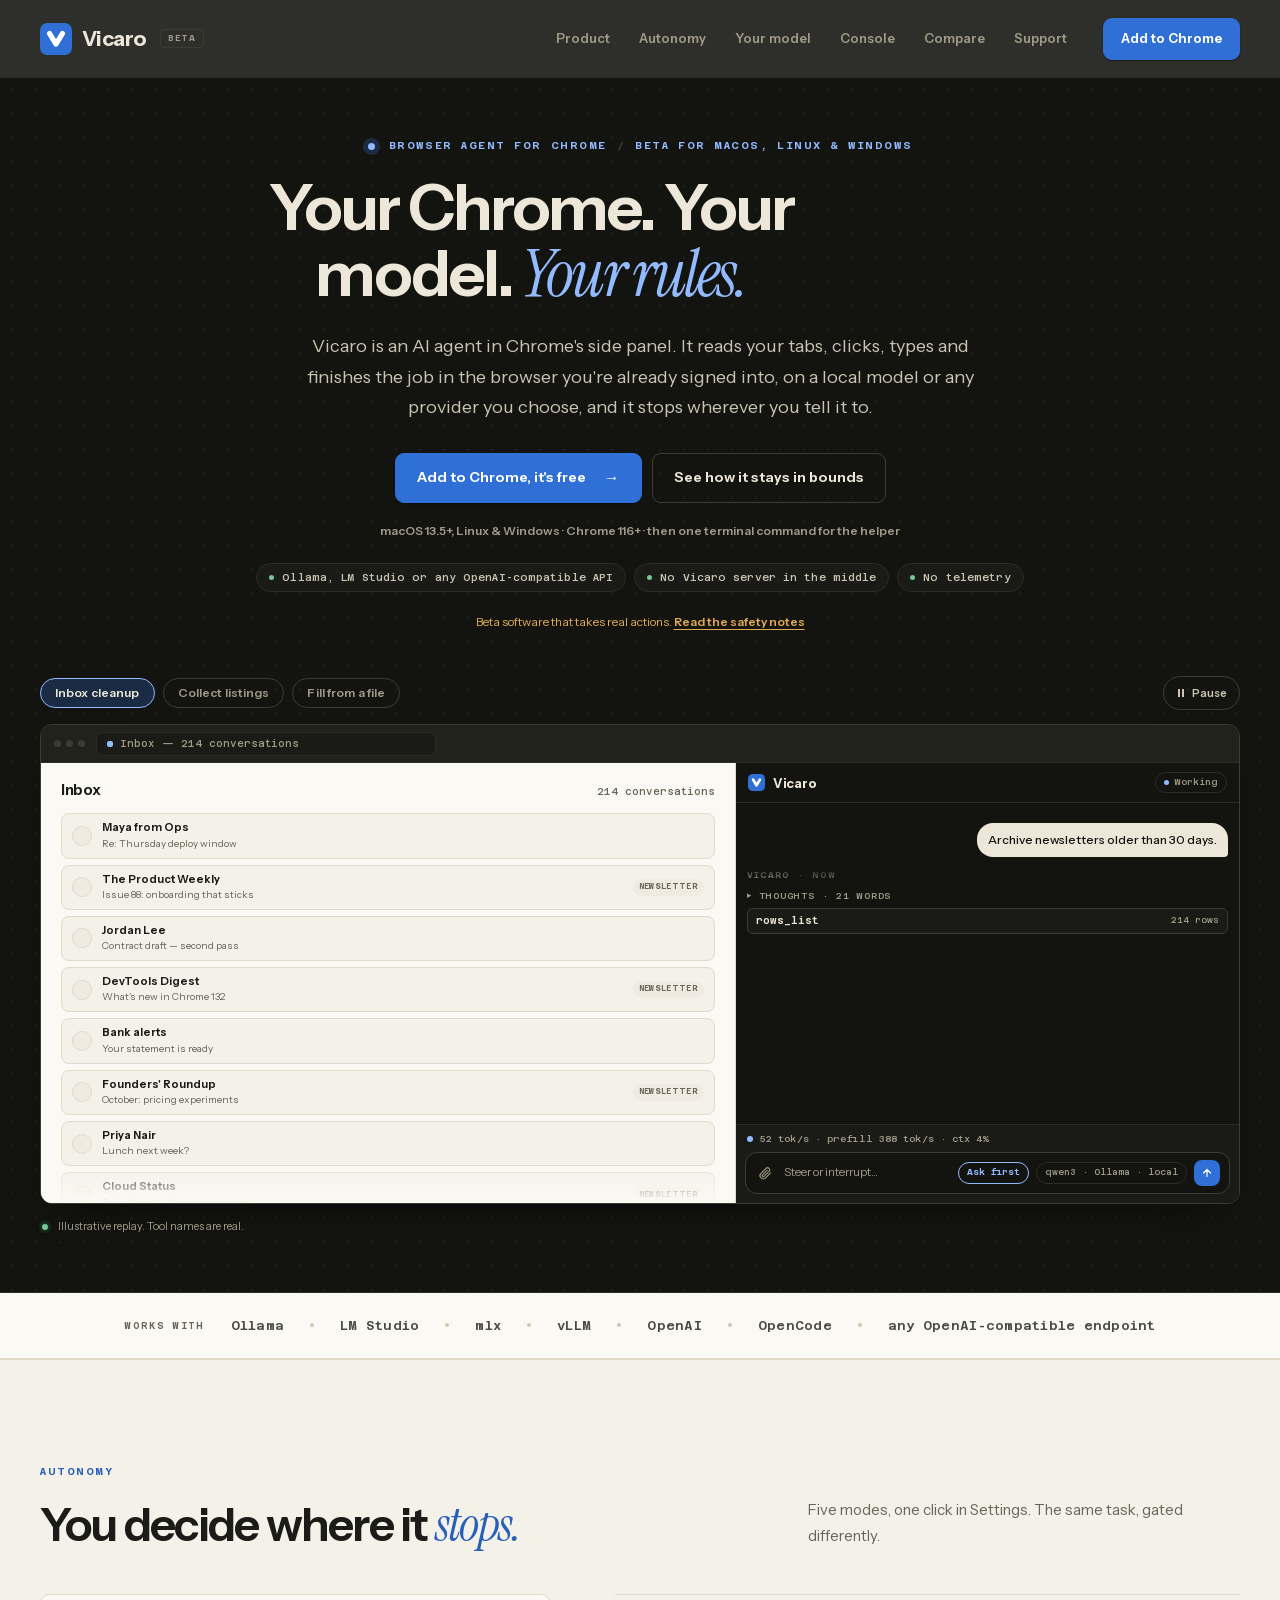
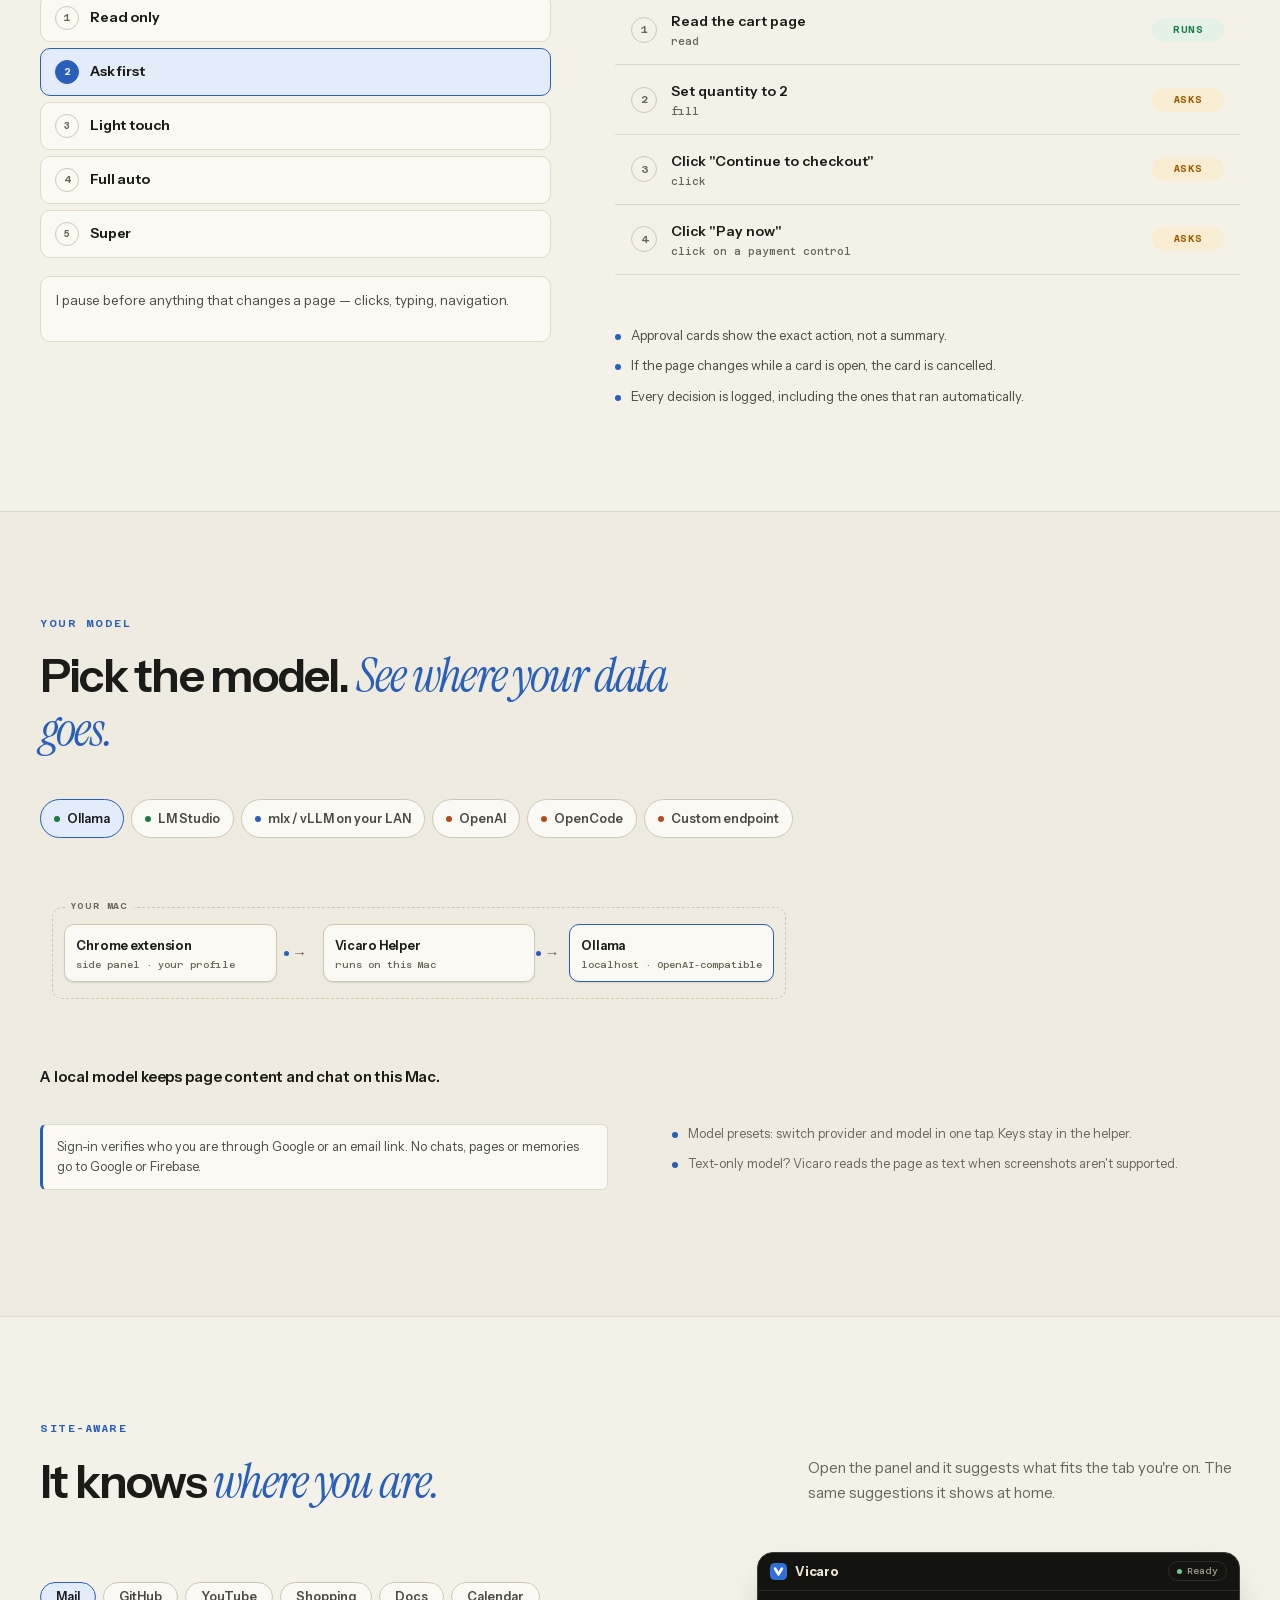
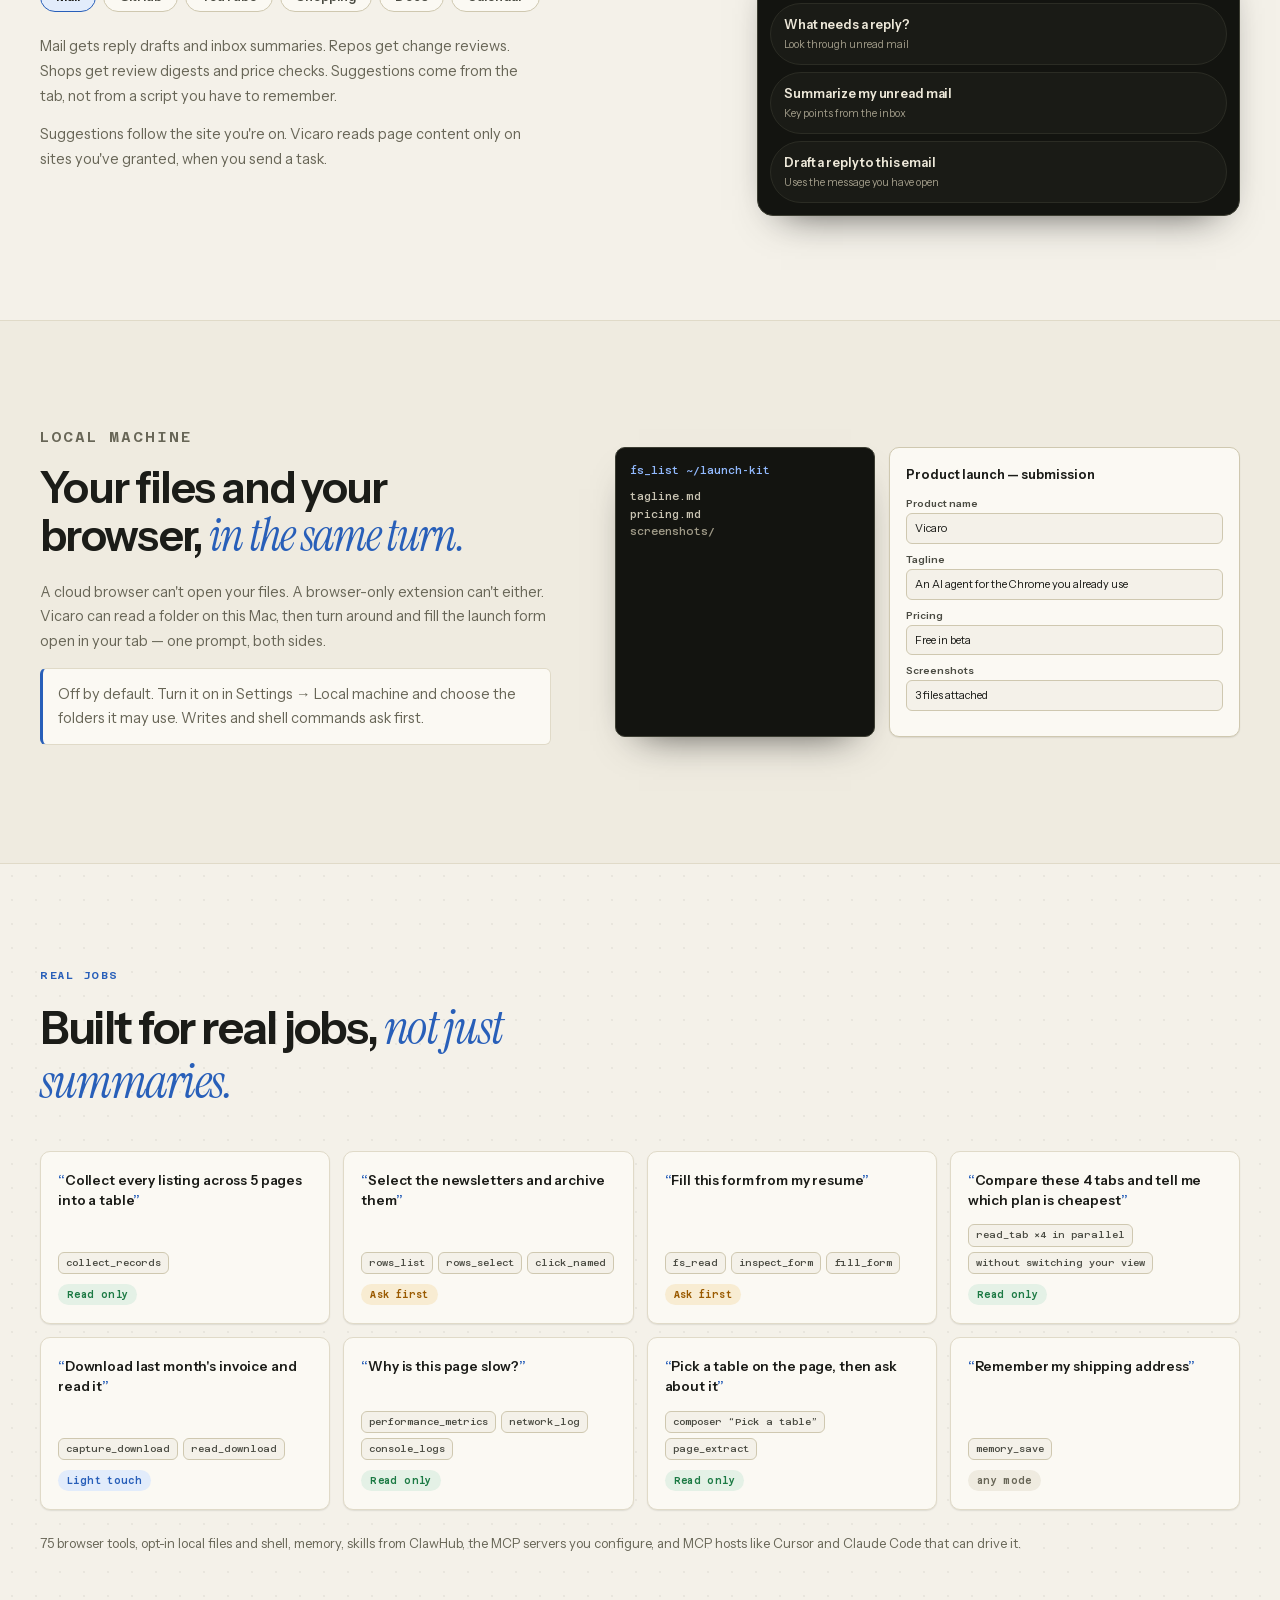
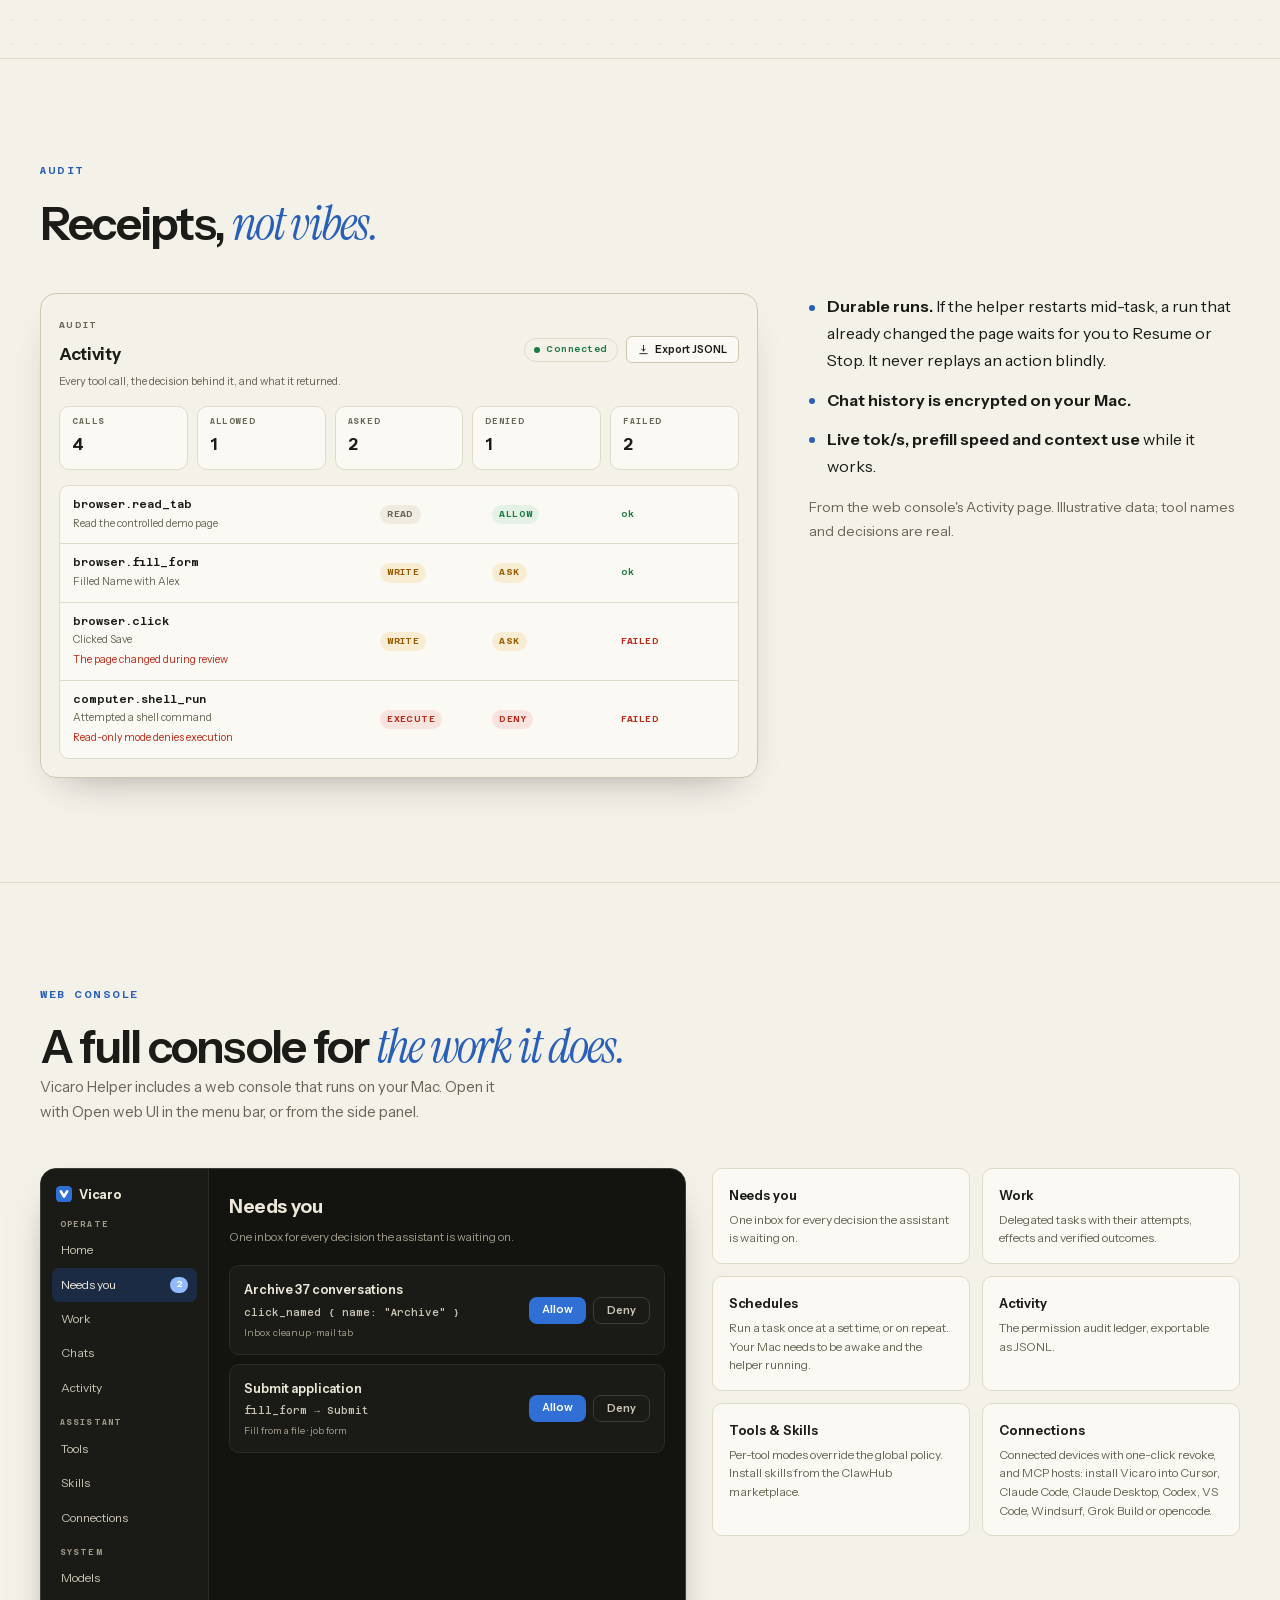
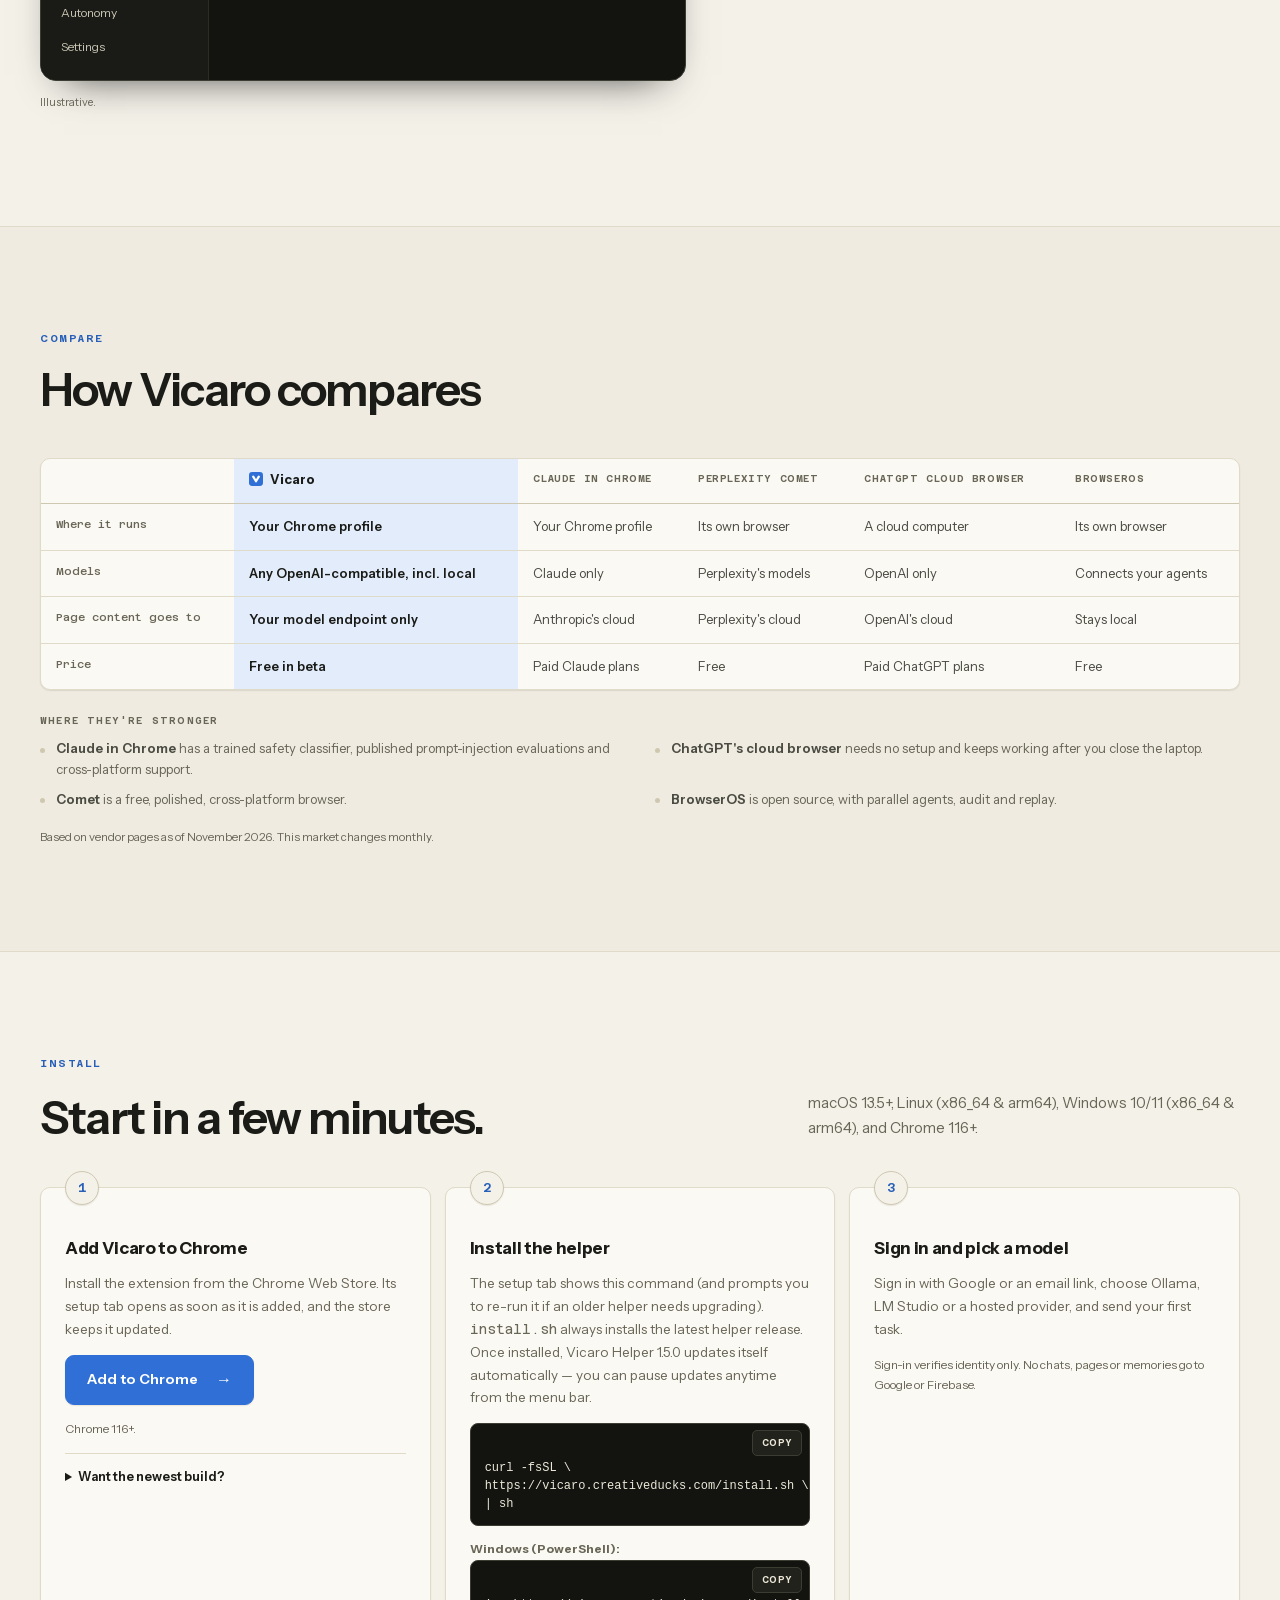
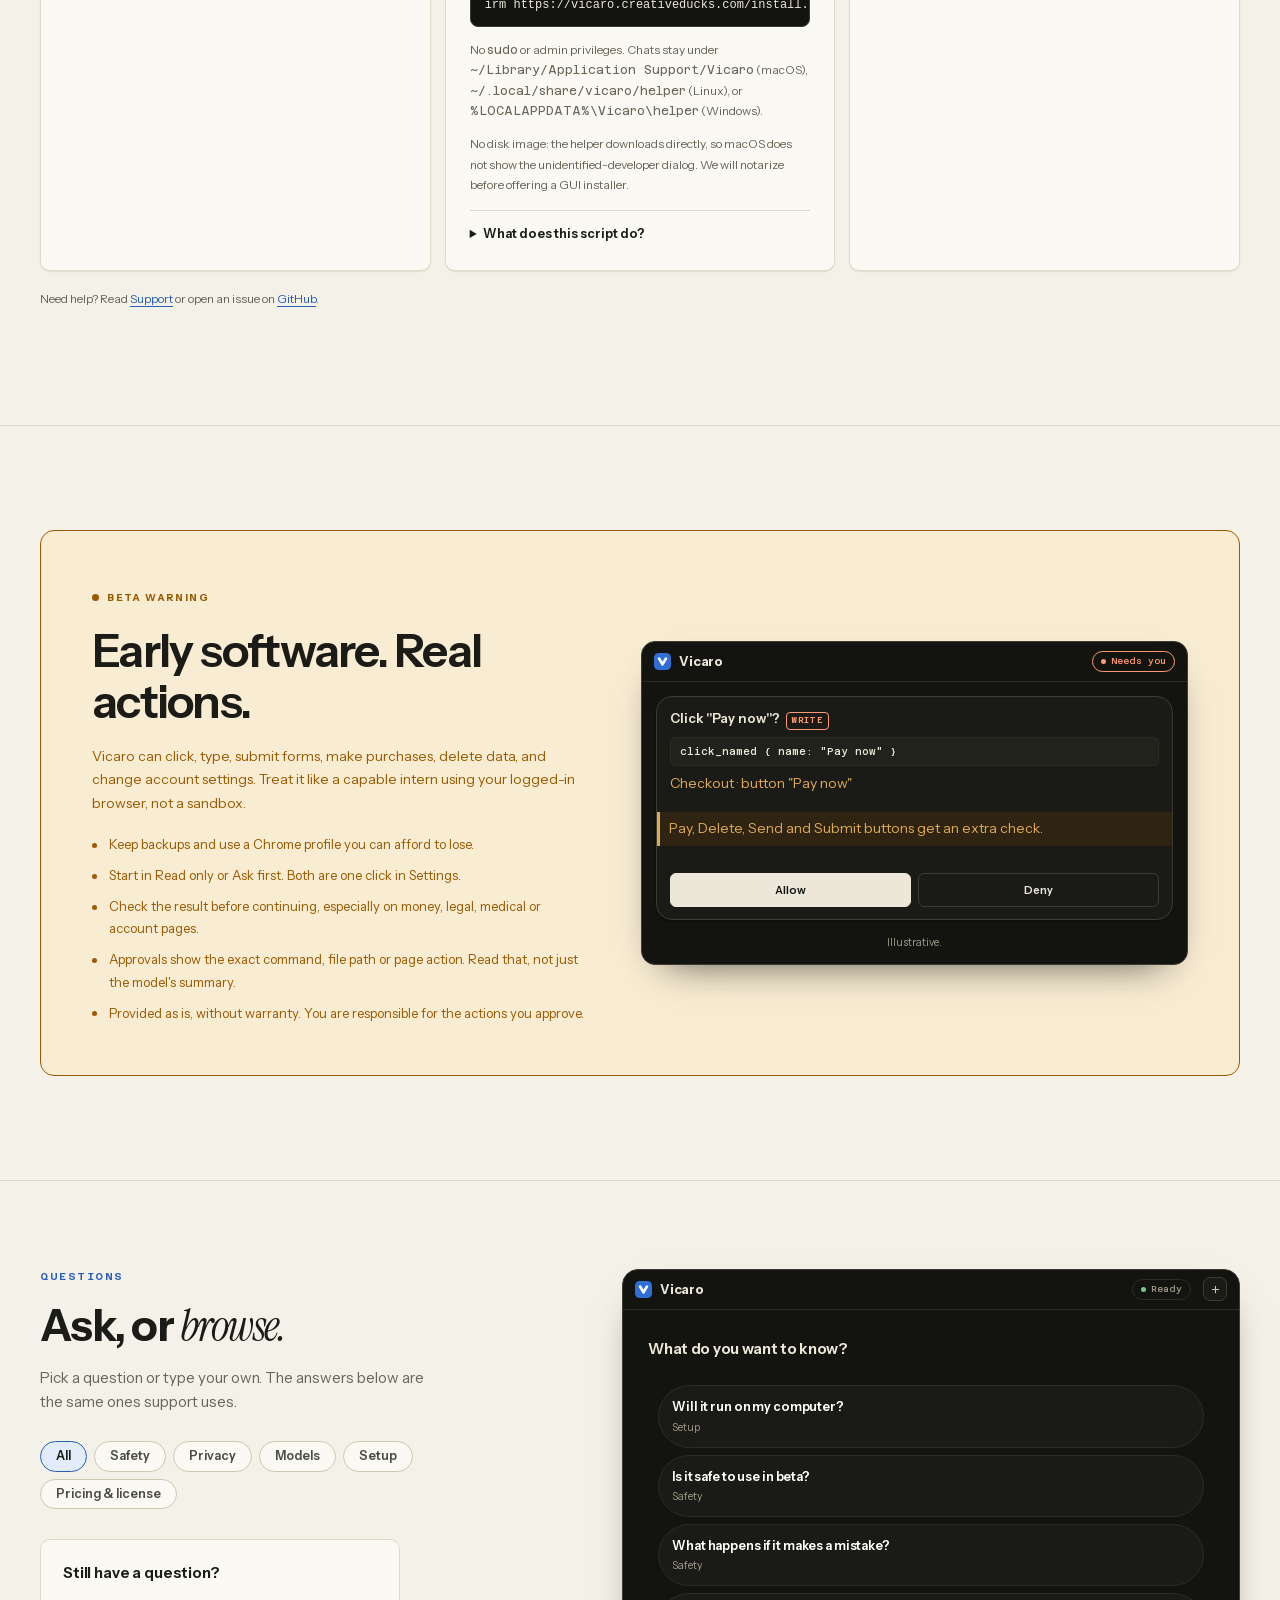
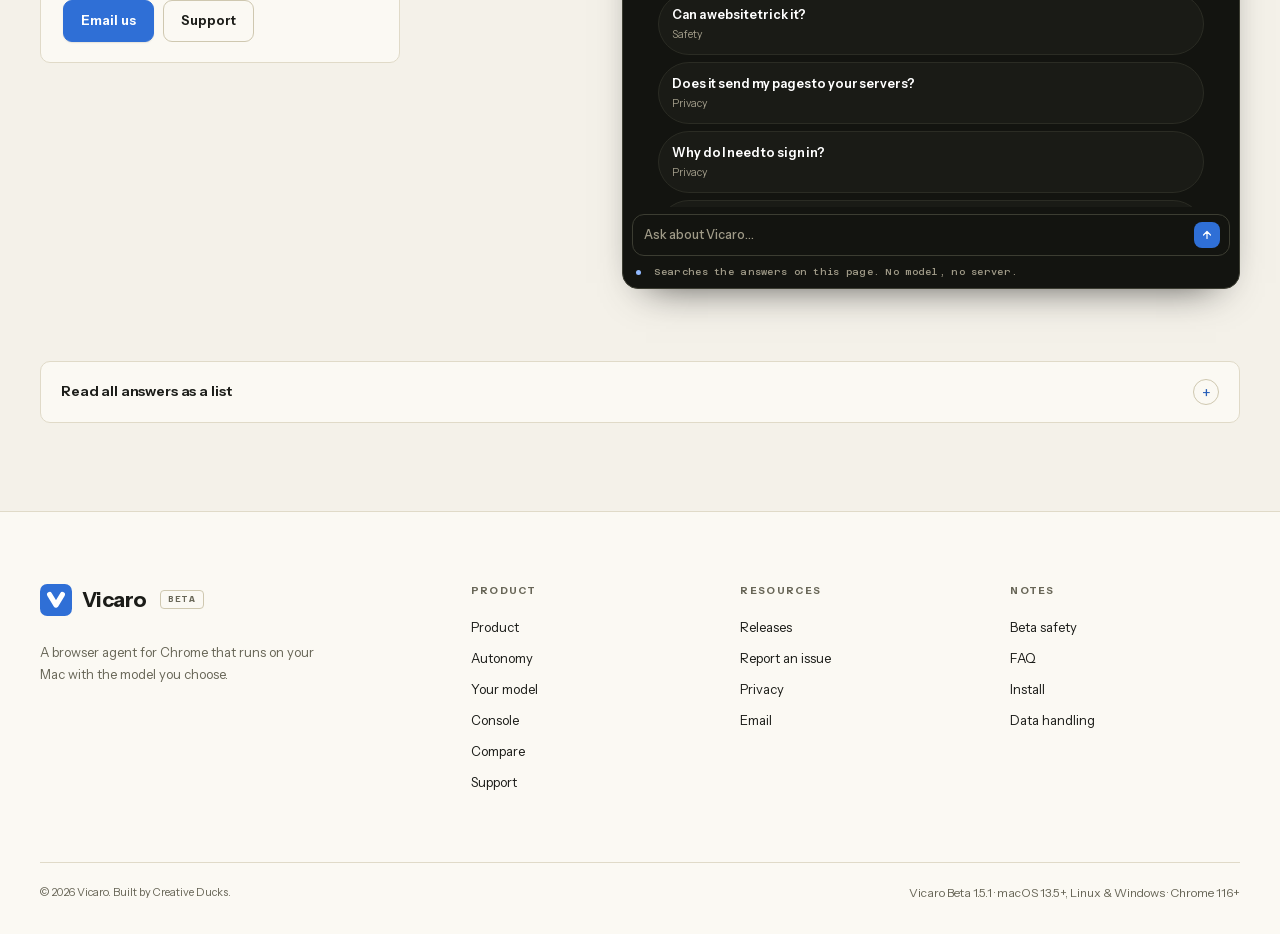
<file: index.html>
<!doctype html>
<html lang="en">
<head>
<meta charset="utf-8">
<meta name="viewport" content="width=device-width, initial-scale=1">
<meta name="google-site-verification" content="v7aWRJc6Mbb--7viYg-XmhfIxllgI6C0-7FjrFP8qRw" />
<title>Vicaro Beta: an AI agent for the Chrome you already use</title>
<meta name="description" content="A browser agent for Chrome that runs on your Mac with the model you choose: Ollama, LM Studio or any OpenAI-compatible API. Five autonomy modes, exact approvals and a full audit log. Free in beta.">
<link rel="canonical" href="https://vicaro.creativeducks.com/">
<meta property="og:title" content="Vicaro: Your Chrome. Your model. Your rules.">
<meta property="og:description" content="A browser agent for Chrome that runs on your Mac with the model you choose: Ollama, LM Studio or any OpenAI-compatible API. Five autonomy modes, exact approvals and a full audit log. Free in beta.">
<meta property="og:type" content="website">
<meta property="og:locale" content="en_US">
<meta property="og:url" content="https://vicaro.creativeducks.com/">
<meta property="og:site_name" content="Vicaro">
<meta property="og:image" content="https://vicaro.creativeducks.com/og.png">
<meta property="og:image:width" content="1200">
<meta property="og:image:height" content="630">
<meta property="og:image:alt" content="Vicaro: Your Chrome. Your model. Your rules. A browser agent on the model you choose.">
<meta name="twitter:card" content="summary_large_image">
<meta name="twitter:title" content="Vicaro: Your Chrome. Your model. Your rules.">
<meta name="twitter:description" content="A browser agent for Chrome that runs on your Mac with the model you choose: Ollama, LM Studio or any OpenAI-compatible API. Five autonomy modes, exact approvals and a full audit log. Free in beta.">
<meta name="twitter:image" content="https://vicaro.creativeducks.com/og.png">
<meta name="twitter:image:alt" content="Vicaro: Your Chrome. Your model. Your rules. A browser agent on the model you choose.">
<link rel="icon" href="favicon.ico" sizes="any">
<link rel="icon" href="favicon.svg" type="image/svg+xml">
<link rel="apple-touch-icon" href="apple-touch-icon.png">
<link rel="manifest" href="site.webmanifest">
<meta name="color-scheme" content="light dark">
<meta name="robots" content="index,follow,max-image-preview:large,max-snippet:-1,max-video-preview:-1">
<meta name="author" content="Vicaro">
<meta name="theme-color" content="#f4f1e9" media="(prefers-color-scheme: light)">
<meta name="theme-color" content="#131410" media="(prefers-color-scheme: dark)">
<link rel="stylesheet" href="site.css">
<script type="application/ld+json">
{
  "@context": "https://schema.org",
  "@graph": [
    {
      "@type": "Organization",
      "@id": "https://vicaro.creativeducks.com/#organization",
      "name": "Vicaro",
      "url": "https://vicaro.creativeducks.com/",
      "logo": {
        "@type": "ImageObject",
        "url": "https://vicaro.creativeducks.com/icon-512.png",
        "width": 512,
        "height": 512
      },
      "sameAs": [
        "https://github.com/sandeshwar/vicaro-public"
      ],
      "contactPoint": {
        "@type": "ContactPoint",
        "email": "hello@creativeducks.com",
        "contactType": "customer support"
      }
    },
    {
      "@type": "WebSite",
      "@id": "https://vicaro.creativeducks.com/#website",
      "url": "https://vicaro.creativeducks.com/",
      "name": "Vicaro Beta",
      "inLanguage": "en",
      "dateModified": "2026-11-24",
      "publisher": {
        "@id": "https://vicaro.creativeducks.com/#organization"
      }
    },
    {
      "@type": "WebPage",
      "@id": "https://vicaro.creativeducks.com/#webpage",
      "url": "https://vicaro.creativeducks.com/",
      "name": "Vicaro Beta: an AI agent for the Chrome you already use",
      "description": "A browser agent for Chrome that runs on your Mac with the model you choose: Ollama, LM Studio or any OpenAI-compatible API. Five autonomy modes, exact approvals and a full audit log. Free in beta.",
      "inLanguage": "en",
      "dateModified": "2026-11-24",
      "isPartOf": {
        "@id": "https://vicaro.creativeducks.com/#website"
      },
      "about": {
        "@id": "https://vicaro.creativeducks.com/#software"
      },
      "mainEntity": {
        "@id": "https://vicaro.creativeducks.com/#software"
      },
      "primaryImageOfPage": {
        "@type": "ImageObject",
        "url": "https://vicaro.creativeducks.com/og.png"
      },
      "speakable": {
        "@type": "SpeakableSpecification",
        "cssSelector": [
          ".hero h1",
          ".hero .lede"
        ]
      }
    },
    {
      "@type": "SoftwareApplication",
      "@id": "https://vicaro.creativeducks.com/#software",
      "name": "Vicaro Beta",
      "applicationCategory": "BrowserApplication",
      "applicationSubCategory": "Browser agent",
      "operatingSystem": "macOS 13.5+, Linux (x86_64, arm64), Windows 10/11 (x86_64, arm64)",
      "softwareVersion": "1.5.1",
      "datePublished": "2026-11-24",
      "description": "A browser agent for Chrome that runs on your Mac with the model you choose: Ollama, LM Studio or any OpenAI-compatible API. Five autonomy modes, exact approvals and a full audit log. Free in beta.",
      "url": "https://vicaro.creativeducks.com/",
      "downloadUrl": "https://chromewebstore.google.com/detail/vicaro-beta/inemnoeadlodgmheeijooeknmladelok",
      "image": "https://vicaro.creativeducks.com/og.png",
      "screenshot": [
        "https://vicaro.creativeducks.com/assets/shots/01-ask-any-tab.png",
        "https://vicaro.creativeducks.com/assets/shots/03-your-model.png",
        "https://vicaro.creativeducks.com/assets/shots/04-beta-guardrails.png"
      ],
      "featureList": [
        "Reads open tabs and page content",
        "Clicks, types, scrolls and navigates",
        "Five autonomy modes with exact-argument approvals",
        "Activity audit log with JSONL export",
        "Opt-in local files and shell access",
        "Durable runs with resume after restart",
        "Connects to local or OpenAI-compatible models",
        "Runs the helper on the user's Mac",
        "Google or email magic link sign-in with automatic browser connection",
        "Automatic helper updates with a menu bar pause option"
      ],
      "isAccessibleForFree": true,
      "offers": {
        "@type": "Offer",
        "price": "0",
        "priceCurrency": "USD"
      },
      "publisher": {
        "@id": "https://vicaro.creativeducks.com/#organization"
      }
    },
    {
      "@type": "FAQPage",
      "@id": "https://vicaro.creativeducks.com/#faq",
      "mainEntity": [
        {
          "@type": "Question",
          "name": "Will it run on my computer?",
          "acceptedAnswer": {
            "@type": "Answer",
            "text": "Vicaro needs macOS 13.5 or newer (Apple Silicon or Intel), Linux (x86_64 or arm64), or Windows 10/11 (x86_64 or arm64), plus Chrome 116 or newer."
          }
        },
        {
          "@type": "Question",
          "name": "Is it safe to use in beta?",
          "acceptedAnswer": {
            "@type": "Answer",
            "text": "Not for anything you cannot afford to lose. It can click, type, submit forms and change settings. Start with Read only or Ask first, keep backups, and use a Chrome profile that does not hold your most important accounts."
          }
        },
        {
          "@type": "Question",
          "name": "What happens if it makes a mistake?",
          "acceptedAnswer": {
            "@type": "Answer",
            "text": "Depending on the mode you choose, Vicaro stops before actions that change a page and shows the exact action on an approval card. Deny it and the action does not run. Every action leaves a receipt in the thread, and if the helper restarts mid-task, a run that already changed the page waits for you to Resume or Stop instead of replaying it. Some actions cannot be undone once approved, so read the card before you allow it."
          }
        },
        {
          "@type": "Question",
          "name": "Can a website trick it?",
          "acceptedAnswer": {
            "@type": "Answer",
            "text": "It can try. A page can put text in front of the model, but it cannot call a tool. The helper checks every proposed action against your mode, binds approvals to the exact action, and cancels a card if the page changes while it is open. That does not stop everything: in Full auto a page could still persuade the model into a harmless-looking action, and no browser agent today is immune to prompt injection. Use Ask first on sites you don't trust."
          }
        },
        {
          "@type": "Question",
          "name": "Does it send my pages to your servers?",
          "acceptedAnswer": {
            "@type": "Answer",
            "text": "No. Vicaro has no servers. Page text, tool results and messages go to the model endpoint you configure, and nowhere else. That endpoint may be local, on your LAN, or a hosted provider you chose."
          }
        },
        {
          "@type": "Question",
          "name": "Why do I need to sign in?",
          "acceptedAnswer": {
            "@type": "Answer",
            "text": "Signing in connects your Chrome profiles and the local web workspace to your helper automatically, without pairing codes, and lets you revoke a browser from the menu bar app. It verifies who you are. It does not upload chats, pages or memories."
          }
        },
        {
          "@type": "Question",
          "name": "Do I need a Google account?",
          "acceptedAnswer": {
            "@type": "Answer",
            "text": "No, a Google account is not required. You can sign in with Google or with a passwordless email magic link (via Firebase Authentication) so your browsers, local web UI and devices connect automatically without pairing codes. No chats, pages or memories are sent to Google or Firebase."
          }
        },
        {
          "@type": "Question",
          "name": "Which model should I use?",
          "acceptedAnswer": {
            "@type": "Answer",
            "text": "Any OpenAI-compatible model that supports tool calling. Vision support lets Vicaro use screenshots, and a larger context window helps on long pages. Local options include Ollama, LM Studio, mlx and vLLM."
          }
        },
        {
          "@type": "Question",
          "name": "Can I use it from Cursor or Claude Code?",
          "acceptedAnswer": {
            "@type": "Answer",
            "text": "Yes. Open the web UI from the menu bar, go to Connections, and install Vicaro under MCP hosts for Cursor, Claude Code, Claude Desktop, Codex, VS Code, Windsurf, Grok Build or opencode. Those tools can then use Vicaro's browser tools through the helper on your Mac."
          }
        },
        {
          "@type": "Question",
          "name": "Does it work with my existing logins and extensions?",
          "acceptedAnswer": {
            "@type": "Answer",
            "text": "Yes. Vicaro runs in the Chrome profile you already use, with your tabs, signed-in sites and other extensions. That is also why the safety notes suggest a profile you can afford to lose while it is in beta."
          }
        },
        {
          "@type": "Question",
          "name": "Is there a web app?",
          "acceptedAnswer": {
            "@type": "Answer",
            "text": "Yes. Vicaro Helper includes a web console that runs on your Mac. Open it with Open web UI in the menu bar or from the side panel. It has an inbox for approvals, delegated tasks and schedules, saved chats, the activity audit, tools, skills, connections, models and autonomy settings."
          }
        },
        {
          "@type": "Question",
          "name": "Why do I have to use Terminal?",
          "acceptedAnswer": {
            "@type": "Answer",
            "text": "The helper app is not notarized by Apple yet, so a browser download would be blocked by macOS Gatekeeper. The curl command downloads it directly, verifies its SHA-256 checksum and installs it without sudo. We will notarize before offering a regular installer."
          }
        },
        {
          "@type": "Question",
          "name": "Does it work while my Mac is asleep?",
          "acceptedAnswer": {
            "@type": "Answer",
            "text": "No. The helper runs on your Mac, so the Mac needs to be awake and the helper running."
          }
        },
        {
          "@type": "Question",
          "name": "How do I uninstall it?",
          "acceptedAnswer": {
            "@type": "Answer",
            "text": "Choose Uninstall Vicaro Helper from the menu bar. It removes the app and its login item, and leaves your chats, memories and settings in ~/Library/Application Support/Vicaro so a reinstall finds them. To remove the extension, open chrome://extensions and remove Vicaro Beta."
          }
        },
        {
          "@type": "Question",
          "name": "What does it cost?",
          "acceptedAnswer": {
            "@type": "Answer",
            "text": "Nothing while it is in beta. If that changes, the price will be announced before it applies."
          }
        },
        {
          "@type": "Question",
          "name": "Is it open source?",
          "acceptedAnswer": {
            "@type": "Answer",
            "text": "No. Vicaro is closed-source software, and the helper is self-hosted: it runs on your machine and keeps its data in a local database you can inspect or delete."
          }
        }
      ]
    }
  ]
}
</script>
</head>
<body id="top">
<a class="skip" href="#main">Skip to content</a>

<header class="site-header over-dark">
  <div class="wrap header-inner">
    <a class="brand" href="index.html">
      <span class="mark"><svg viewBox="0 0 64 64" aria-hidden="true"><rect width="64" height="64" rx="14.4" fill="#2F6FD6"/><path d="M19.2 21.12 L32 42.24 L44.8 21.12" fill="none" stroke="#fff" stroke-width="10.24" stroke-linecap="round" stroke-linejoin="round"/></svg></span>
      <span class="word">Vicaro</span>
      <span class="beta">Beta</span>
    </a>
    <nav class="nav" aria-label="Primary">
      <a href="#demo">Product</a>
      <a href="#autonomy">Autonomy</a>
      <a href="#models">Your model</a>
      <a href="#console">Console</a>
      <a href="#compare">Compare</a>
      <a href="support.html">Support</a>
    </nav>
    <a class="btn small header-cta" href="https://chromewebstore.google.com/detail/vicaro-beta/inemnoeadlodgmheeijooeknmladelok">Add to Chrome</a>
    <details class="menu">
      <summary aria-label="Menu"><svg viewBox="0 0 24 24" fill="none" stroke="currentColor" stroke-width="1.8" stroke-linecap="round" aria-hidden="true"><path d="M4 7h16M4 12h16M4 17h16"/></svg></summary>
      <div class="menu-panel">
        <a href="#demo">Product</a>
        <a href="#autonomy">Autonomy</a>
        <a href="#models">Your model</a>
        <a href="#console">Console</a>
        <a href="#compare">Compare</a>
        <a href="#install">Install</a>
        <a href="support.html">Support</a>
        <a href="privacy.html">Privacy</a>
        <a class="btn small" href="https://chromewebstore.google.com/detail/vicaro-beta/inemnoeadlodgmheeijooeknmladelok">Add to Chrome</a>
      </div>
    </details>
  </div>
</header>

<main id="main">
  <section class="hero scope-dark" id="demo">
    <div class="wrap">
      <div class="hero-copy">
        <p class="eyebrow">Browser agent for Chrome <span class="sep">/</span> Beta for macOS, Linux &amp; Windows</p>
        <h1>Your Chrome. Your model. <em>Your rules.</em></h1>
        <p class="lede">Vicaro is an AI agent in Chrome's side panel. It reads your tabs, clicks, types and finishes the job in the browser you're already signed into, on a local model or any provider you choose, and it stops wherever you tell it to.</p>
        <div class="cta">
          <a class="btn arrow" href="https://chromewebstore.google.com/detail/vicaro-beta/inemnoeadlodgmheeijooeknmladelok">Add to Chrome, it's free</a>
          <a class="btn ghost" href="#autonomy">See how it stays in bounds</a>
        </div>
        <p class="hero-req">macOS 13.5+, Linux &amp; Windows · Chrome 116+ · then one terminal command for the helper</p>
        <ul class="hero-meta">
          <li>Ollama, LM Studio or any OpenAI-compatible API</li>
          <li>No Vicaro server in the middle</li>
          <li>No telemetry</li>
        </ul>
        <p class="hero-honest">Beta software that takes real actions. <a href="#safety">Read the safety notes</a></p>
      </div>

      <div class="hero-visual">
        <div class="replay-tabs" role="tablist" aria-label="Demo scenarios">
          <button class="replay-tab" role="tab" id="tab-inbox" aria-selected="true" aria-controls="replay-frame" data-scenario="inbox">Inbox cleanup</button>
          <button class="replay-tab" role="tab" id="tab-collect" aria-selected="false" aria-controls="replay-frame" data-scenario="collect" tabindex="-1">Collect listings</button>
          <button class="replay-tab" role="tab" id="tab-fill" aria-selected="false" aria-controls="replay-frame" data-scenario="fill" tabindex="-1">Fill from a file</button>
          <span class="replay-ctl">
            <button class="replay-btn" type="button" id="replay-step" hidden>Step<svg viewBox="0 0 10 10" aria-hidden="true"><path d="M8 5l-5 3V2z"/></svg></button>
            <button class="replay-btn" type="button" id="replay-pause" hidden aria-pressed="false"><svg viewBox="0 0 10 10" aria-hidden="true"><path d="M2 1h2v8H2zM6 1h2v8H6z"/></svg><span>Pause</span></button>
          </span>
        </div>
        <div class="browser" id="replay-frame" role="tabpanel" aria-labelledby="tab-inbox">
          <div class="browser-bar" aria-hidden="true">
            <span class="dots"><i></i><i></i><i></i></span>
            <span class="browser-tab"><span class="tab-dot"></span><span id="replay-tabtitle">Inbox — 214 conversations</span></span>
          </div>
          <div class="browser-body">
            <div class="page-mock scope-light" id="replay-page">
              <div class="pm-head"><h3 class="pm-title">Inbox</h3><span class="pm-sub">214 conversations</span></div>
              <ul class="pm-rows">
                <li class="pm-row"><span class="pm-avatar"></span><span class="pm-who"><b>Maya from Ops</b><span>Re: Thursday deploy window</span></span></li>
                <li class="pm-row"><span class="pm-avatar"></span><span class="pm-who"><b>Jordan Lee</b><span>Contract draft — second pass</span></span></li>
                <li class="pm-row"><span class="pm-avatar"></span><span class="pm-who"><b>Bank alerts</b><span>Your statement is ready</span></span></li>
                <li class="pm-row"><span class="pm-avatar"></span><span class="pm-who"><b>Priya Nair</b><span>Lunch next week?</span></span></li>
                <li class="pm-row"><span class="pm-avatar"></span><span class="pm-who"><b>Calendar</b><span>Invite: design review, Tue 2pm</span></span></li>
              </ul>
              <p class="pm-toast">37 conversations archived</p>
              <span class="pm-fade" aria-hidden="true"></span>
            </div>
            <div class="vp">
              <div class="vp-head">
                <svg class="vpm" viewBox="0 0 64 64" aria-hidden="true"><rect width="64" height="64" rx="14.4" fill="#2F6FD6"/><path d="M19.2 21.12 L32 42.24 L44.8 21.12" fill="none" stroke="#fff" stroke-width="10.24" stroke-linecap="round" stroke-linejoin="round"/></svg>
                <b>Vicaro</b>
                <span class="vp-status" id="replay-status"><i></i>Done</span>
              </div>
              <div class="vp-stream" id="replay-stream">
                <div class="vp-user"><p>Archive newsletters older than 30 days.</p></div>
                <p class="vp-label"><b>VICARO</b> · NOW</p>
                <details class="vp-fold"><summary>THOUGHTS · 21 WORDS</summary><div class="vp-fold-in">Newsletters older than 30 days: select them, then archive. The Archive control is in the toolbar.</div></details>
                <details class="vp-fold"><summary>TRACE · 4 ACTIONS · 2.1S</summary><div class="vp-fold-in">rows_list · rows_select · click_named · read_state</div></details>
                <div class="vp-tools">
                  <div class="vp-tool"><span class="vp-tn">rows_list</span><span class="vp-tr">214 rows</span></div>
                  <div class="vp-tool"><span class="vp-tn">rows_select</span><span class="vp-tr">37 newsletters selected</span></div>
                  <div class="vp-tool"><span class="vp-tn">click_named</span><span class="vp-tr">Archive</span></div>
                </div>
                <p class="vp-receipt">Archived 37 · verified · 4 actions · 2.1s</p>
                <div class="vp-answer"><p>Done. I archived <b>37 newsletter threads</b> older than 30 days. Everything else in the inbox is untouched.</p></div>
              </div>
              <div class="vp-foot">
                <div class="vp-stats" id="replay-statsline"><i></i><span id="replay-stats">48 tok/s · prefill 410 tok/s · ctx 6%</span></div>
                <div class="vp-composer">
                  <span class="vp-attach" aria-hidden="true"><svg viewBox="0 0 24 24" fill="none" stroke="currentColor" stroke-width="2" stroke-linecap="round" stroke-linejoin="round"><path d="M21.4 11.05l-9.19 9.19a6 6 0 01-8.49-8.49l9.2-9.19a4 4 0 015.65 5.66l-9.2 9.19a2 2 0 01-2.82-2.83l8.49-8.48"/></svg></span>
                  <span class="vp-input">Steer or interrupt…</span>
                  <span class="vp-modepill" id="replay-mode">Ask first</span>
                  <span class="vp-model" id="replay-model">qwen3 · Ollama · local</span>
                  <span class="vp-send" aria-hidden="true"><svg viewBox="0 0 24 24" fill="none" stroke="currentColor" stroke-width="2.4" stroke-linecap="round" stroke-linejoin="round"><path d="M12 19V5M5 12l7-7 7 7"/></svg></span>
                </div>
              </div>
            </div>
          </div>
        </div>
        <p class="replay-caption"><span class="dot"></span> Illustrative replay. Tool names are real.</p>
      </div>
    </div>
  </section>

  <div class="works">
    <div class="wrap">
      <span class="w-label">Works with</span>
      <span class="w-name">Ollama</span><span class="w-sep"></span>
      <span class="w-name">LM Studio</span><span class="w-sep"></span>
      <span class="w-name">mlx</span><span class="w-sep"></span>
      <span class="w-name">vLLM</span><span class="w-sep"></span>
      <span class="w-name">OpenAI</span><span class="w-sep"></span>
      <span class="w-name">OpenCode</span><span class="w-sep"></span>
      <span class="w-name">any OpenAI-compatible endpoint</span>
    </div>
  </div>

  <section class="section" id="autonomy">
    <div class="wrap">
      <div class="section-head">
        <div>
          <p class="kicker">Autonomy</p>
          <h2>You decide where it <em>stops.</em></h2>
          <p class="sub">Five modes, one click in Settings. The same task, gated differently.</p>
        </div>
      </div>
      <div class="mode-grid">
        <div>
          <fieldset class="dial" id="mode-dial">
            <legend>Autonomy mode</legend>
            <label class="dial-opt"><input type="radio" name="automode" value="readonly"><span class="dial-face"><span class="dial-pos">1</span><span class="dial-name">Read only</span></span></label>
            <label class="dial-opt"><input type="radio" name="automode" value="askfirst" checked><span class="dial-face"><span class="dial-pos">2</span><span class="dial-name">Ask first</span></span></label>
            <label class="dial-opt"><input type="radio" name="automode" value="light"><span class="dial-face"><span class="dial-pos">3</span><span class="dial-name">Light touch</span></span></label>
            <label class="dial-opt"><input type="radio" name="automode" value="full"><span class="dial-face"><span class="dial-pos">4</span><span class="dial-name">Full auto</span></span></label>
            <label class="dial-opt"><input type="radio" name="automode" value="super"><span class="dial-face"><span class="dial-pos">5</span><span class="dial-name">Super</span></span></label>
          </fieldset>
          <p class="mode-hint" id="mode-hint">I pause before anything that changes a page — clicks, typing, navigation.</p>
        </div>
        <div>
          <ol class="mode-task" id="mode-task">
            <li><span class="mt-name">Read the cart page<span class="mt-kind">read</span></span><span class="mt-badge run">Runs</span></li>
            <li><span class="mt-name">Set quantity to 2<span class="mt-kind">fill</span></span><span class="mt-badge ask">Asks</span></li>
            <li><span class="mt-name">Click "Continue to checkout"<span class="mt-kind">click</span></span><span class="mt-badge ask">Asks</span></li>
            <li><span class="mt-name">Click "Pay now"<span class="mt-kind">click on a payment control</span></span><span class="mt-badge ask">Asks</span></li>
          </ol>
          <p class="mode-note" id="mode-note"></p>
          <ul class="mode-facts">
            <li>Approval cards show the exact action, not a summary.</li>
            <li>If the page changes while a card is open, the card is cancelled.</li>
            <li>Every decision is logged, including the ones that ran automatically.</li>
          </ul>
        </div>
      </div>
    </div>
  </section>

  <section class="section alt" id="models">
    <div class="wrap">
      <div class="section-head">
        <div>
          <p class="kicker">Your model</p>
          <h2>Pick the model. <em>See where your data goes.</em></h2>
        </div>
      </div>
      <fieldset class="model-sel" id="model-sel">
        <legend>Model endpoint</legend>
        <label class="model-opt"><input type="radio" name="endpoint" value="ollama" checked><span><i class="local"></i>Ollama</span></label>
        <label class="model-opt"><input type="radio" name="endpoint" value="lmstudio"><span><i class="local"></i>LM Studio</span></label>
        <label class="model-opt"><input type="radio" name="endpoint" value="lan"><span><i class="lan"></i>mlx / vLLM on your LAN</span></label>
        <label class="model-opt"><input type="radio" name="endpoint" value="openai"><span><i class="hosted"></i>OpenAI</span></label>
        <label class="model-opt"><input type="radio" name="endpoint" value="opencode"><span><i class="hosted"></i>OpenCode</span></label>
        <label class="model-opt"><input type="radio" name="endpoint" value="custom"><span><i class="hosted"></i>Custom endpoint</span></label>
      </fieldset>
      <div class="flow" id="model-flow" data-scope="local">
        <div class="fl-lan">
          <span class="fl-label">Your network</span>
          <div class="fl-mac">
            <span class="fl-label">Your Mac</span>
            <div class="fl-pair">
              <div class="fl-node"><b>Chrome extension</b><small>side panel · your profile</small></div>
              <span class="fl-arrow" aria-hidden="true"><i class="fl-pkt"></i>→</span>
              <div class="fl-node"><b>Vicaro Helper</b><small>runs on this Mac</small></div>
            </div>
            <span class="fl-slot">
              <span class="fl-link" aria-hidden="true"><span class="fl-arrow"><i class="fl-pkt"></i>→</span></span>
              <span class="fl-ep" id="ep-local">
                <span class="fl-node" id="flow-ep"><b id="flow-ep-name">Ollama</b><small id="flow-ep-sub">localhost · OpenAI-compatible</small></span>
              </span>
            </span>
          </div>
          <span class="fl-slot">
            <span class="fl-link" aria-hidden="true"><span class="fl-arrow"><i class="fl-pkt"></i>→</span></span>
            <span class="fl-ep" id="ep-lan"></span>
          </span>
        </div>
        <span class="fl-slot fl-slot-out">
          <span class="fl-link" aria-hidden="true"><span class="fl-arrow"><i class="fl-pkt"></i>→</span><b class="fl-x" id="fl-x-out"></b></span>
          <span class="fl-ep" id="ep-out"></span>
        </span>
      </div>
      <p class="model-line" id="model-line">A local model keeps page content and chat on this Mac.</p>
      <div class="model-grid">
        <p class="model-fine">Sign-in verifies who you are through Google or an email link. No chats, pages or memories go to Google or Firebase.</p>
        <ul class="model-facts">
          <li>Model presets: switch provider and model in one tap. Keys stay in the helper.</li>
          <li>Text-only model? Vicaro reads the page as text when screenshots aren't supported.</li>
        </ul>
      </div>
    </div>
  </section>

  <section class="section" id="where">
    <div class="wrap">
      <div class="section-head">
        <div>
          <p class="kicker">Site-aware</p>
          <h2>It knows <em>where you are.</em></h2>
          <p class="sub">Open the panel and it suggests what fits the tab you're on. The same suggestions it shows at home.</p>
        </div>
      </div>
      <div class="where-stage">
        <div>
          <div class="where-tabs" role="tablist" aria-label="Site types" id="where-tabs">
            <button class="where-tab" role="tab" id="wtab-mail" aria-selected="true" aria-controls="wpanel-mail" data-where="mail">Mail</button>
            <button class="where-tab" role="tab" id="wtab-github" aria-selected="false" aria-controls="wpanel-github" data-where="github" tabindex="-1">GitHub</button>
            <button class="where-tab" role="tab" id="wtab-youtube" aria-selected="false" aria-controls="wpanel-youtube" data-where="youtube" tabindex="-1">YouTube</button>
            <button class="where-tab" role="tab" id="wtab-shopping" aria-selected="false" aria-controls="wpanel-shopping" data-where="shopping" tabindex="-1">Shopping</button>
            <button class="where-tab" role="tab" id="wtab-docs" aria-selected="false" aria-controls="wpanel-docs" data-where="docs" tabindex="-1">Docs</button>
            <button class="where-tab" role="tab" id="wtab-calendar" aria-selected="false" aria-controls="wpanel-calendar" data-where="calendar" tabindex="-1">Calendar</button>
          </div>
          <div class="where-copy">
            <p>Mail gets reply drafts and inbox summaries. Repos get change reviews. Shops get review digests and price checks. Suggestions come from the tab, not from a script you have to remember.</p>
            <p>Suggestions follow the site you're on. Vicaro reads page content only on sites you've granted, when you send a task.</p>
          </div>
        </div>
        <div class="where-panel scope-dark" id="where-stage">
          <div class="vp-head">
            <svg class="vpm" viewBox="0 0 64 64" aria-hidden="true"><rect width="64" height="64" rx="14.4" fill="#2F6FD6"/><path d="M19.2 21.12 L32 42.24 L44.8 21.12" fill="none" stroke="#fff" stroke-width="10.24" stroke-linecap="round" stroke-linejoin="round"/></svg>
            <b>Vicaro</b>
            <span class="vp-status"><i></i>Ready</span>
          </div>
          <div class="sugg-list" id="wpanel-mail" role="tabpanel" aria-labelledby="wtab-mail">
            <span class="sugg"><b>What needs a reply?</b><span>Look through unread mail</span></span>
            <span class="sugg"><b>Summarize my unread mail</b><span>Key points from the inbox</span></span>
            <span class="sugg"><b>Draft a reply to this email</b><span>Uses the message you have open</span></span>
          </div>
          <div class="sugg-list" id="wpanel-github" role="tabpanel" aria-labelledby="wtab-github" hidden>
            <span class="sugg"><b>Summarize this page</b><span>The issue, PR or repo you're on</span></span>
            <span class="sugg"><b>What changed recently?</b><span>Recent commits and activity</span></span>
            <span class="sugg"><b>Check my open tabs</b><span>See what's waiting for you</span></span>
          </div>
          <div class="sugg-list" id="wpanel-youtube" role="tabpanel" aria-labelledby="wtab-youtube" hidden>
            <span class="sugg"><b>Summarize this video</b><span>From the description and transcript</span></span>
            <span class="sugg"><b>Find the key moments</b><span>Chapters and timestamps</span></span>
            <span class="sugg"><b>Check my open tabs</b><span>See what's waiting for you</span></span>
          </div>
          <div class="sugg-list" id="wpanel-shopping" role="tabpanel" aria-labelledby="wtab-shopping" hidden>
            <span class="sugg"><b>Summarize the reviews</b><span>Pros and cons from buyers</span></span>
            <span class="sugg"><b>Compare prices</b><span>Look for this item elsewhere</span></span>
            <span class="sugg"><b>Check my open tabs</b><span>See what's waiting for you</span></span>
          </div>
          <div class="sugg-list" id="wpanel-docs" role="tabpanel" aria-labelledby="wtab-docs" hidden>
            <span class="sugg"><b>Summarize this document</b><span>The doc you're reading</span></span>
            <span class="sugg"><b>List the action items</b><span>Tasks, owners and dates</span></span>
            <span class="sugg"><b>Check my open tabs</b><span>See what's waiting for you</span></span>
          </div>
          <div class="sugg-list" id="wpanel-calendar" role="tabpanel" aria-labelledby="wtab-calendar" hidden>
            <span class="sugg"><b>What's on today?</b><span>Your schedule at a glance</span></span>
            <span class="sugg"><b>Find a free slot this week</b><span>Gaps between meetings</span></span>
            <span class="sugg"><b>Check my open tabs</b><span>See what's waiting for you</span></span>
          </div>
        </div>
      </div>
    </div>
  </section>

  <section class="section alt" id="beyond">
    <div class="wrap beyond-grid">
      <div class="beyond-copy">
        <p class="kicker">Local machine</p>
        <h2>Your files and your browser, <em>in the same turn.</em></h2>
        <p>A cloud browser can't open your files. A browser-only extension can't either. Vicaro can read a folder on this Mac, then turn around and fill the launch form open in your tab — one prompt, both sides.</p>
        <p class="beyond-note">Off by default. Turn it on in Settings → Local machine and choose the folders it may use. Writes and shell commands ask first.</p>
      </div>
      <div class="beyond-vis">
        <div class="term-card scope-dark">
          <span class="t-cmd">fs_list ~/launch-kit</span>
          <ul class="t-out">
            <li>tagline.md</li>
            <li>pricing.md</li>
            <li class="t-dir">screenshots/</li>
          </ul>
        </div>
        <div class="form-card scope-light">
          <h4>Product launch — submission</h4>
          <div class="pm-field"><label>Product name</label><div class="pm-input">Vicaro</div></div>
          <div class="pm-field"><label>Tagline</label><div class="pm-input">An AI agent for the Chrome you already use</div></div>
          <div class="pm-field"><label>Pricing</label><div class="pm-input">Free in beta</div></div>
          <div class="pm-field"><label>Screenshots</label><div class="pm-input">3 files attached</div></div>
        </div>
      </div>
    </div>
  </section>

  <section class="section dots-bg" id="jobs">
    <div class="wrap">
      <div class="section-head">
        <div>
          <p class="kicker">Real jobs</p>
          <h2>Built for real jobs, <em>not just summaries.</em></h2>
        </div>
      </div>
      <div class="jobs-grid">
        <article class="job-card">
          <p class="job-prompt">Collect every listing across 5 pages into a table</p>
          <div class="job-tools"><span>collect_records</span></div>
          <span class="job-mode m-read">Read only</span>
        </article>
        <article class="job-card">
          <p class="job-prompt">Select the newsletters and archive them</p>
          <div class="job-tools"><span>rows_list</span><span>rows_select</span><span>click_named</span></div>
          <span class="job-mode m-ask">Ask first</span>
        </article>
        <article class="job-card">
          <p class="job-prompt">Fill this form from my resume</p>
          <div class="job-tools"><span>fs_read</span><span>inspect_form</span><span>fill_form</span></div>
          <span class="job-mode m-ask">Ask first</span>
        </article>
        <article class="job-card">
          <p class="job-prompt">Compare these 4 tabs and tell me which plan is cheapest</p>
          <div class="job-tools"><span>read_tab ×4 in parallel</span><span>without switching your view</span></div>
          <span class="job-mode m-read">Read only</span>
        </article>
        <article class="job-card">
          <p class="job-prompt">Download last month's invoice and read it</p>
          <div class="job-tools"><span>capture_download</span><span>read_download</span></div>
          <span class="job-mode m-light">Light touch</span>
        </article>
        <article class="job-card">
          <p class="job-prompt">Why is this page slow?</p>
          <div class="job-tools"><span>performance_metrics</span><span>network_log</span><span>console_logs</span></div>
          <span class="job-mode m-read">Read only</span>
        </article>
        <article class="job-card">
          <p class="job-prompt">Pick a table on the page, then ask about it</p>
          <div class="job-tools"><span>composer “Pick a table”</span><span>page_extract</span></div>
          <span class="job-mode m-read">Read only</span>
        </article>
        <article class="job-card">
          <p class="job-prompt">Remember my shipping address</p>
          <div class="job-tools"><span>memory_save</span></div>
          <span class="job-mode m-any">any mode</span>
        </article>
      </div>
      <p class="jobs-foot">75 browser tools, opt-in local files and shell, memory, skills from ClawHub, the MCP servers you configure, and MCP hosts like Cursor and Claude Code that can drive it.</p>
    </div>
  </section>

  <section class="section" id="receipts">
    <div class="wrap">
      <div class="section-head">
        <div>
          <p class="kicker">Audit</p>
          <h2>Receipts, <em>not vibes.</em></h2>
        </div>
      </div>
      <div class="receipts-grid">
        <div class="audit">
          <div class="audit-head">
            <div>
              <span class="a-kicker">Audit</span>
              <h3>Activity</h3>
              <p class="a-sub">Every tool call, the decision behind it, and what it returned.</p>
            </div>
            <div class="a-right">
              <span class="a-conn"><i></i>Connected</span>
              <span class="a-export"><svg viewBox="0 0 24 24" fill="none" stroke="currentColor" stroke-width="2" stroke-linecap="round" stroke-linejoin="round" aria-hidden="true"><path d="M12 3v12m0 0l-4-4m4 4l4-4M4 21h16"/></svg>Export JSONL</span>
            </div>
          </div>
          <div class="a-counts">
            <div class="a-count"><span>Calls</span><b>4</b></div>
            <div class="a-count"><span>Allowed</span><b>1</b></div>
            <div class="a-count"><span>Asked</span><b>2</b></div>
            <div class="a-count"><span>Denied</span><b>1</b></div>
            <div class="a-count"><span>Failed</span><b>2</b></div>
          </div>
          <div class="a-table">
            <div class="a-row">
              <div class="a-tool"><b>browser.read_tab</b><span>Read the controlled demo page</span></div>
              <span class="a-chip read">READ</span><span class="a-chip allow">ALLOW</span><span class="a-chip ok">ok</span>
            </div>
            <div class="a-row">
              <div class="a-tool"><b>browser.fill_form</b><span>Filled Name with Alex</span></div>
              <span class="a-chip write">WRITE</span><span class="a-chip ask">ASK</span><span class="a-chip ok">ok</span>
            </div>
            <div class="a-row">
              <div class="a-tool"><b>browser.click</b><span>Clicked Save</span><span class="a-why">The page changed during review</span></div>
              <span class="a-chip write">WRITE</span><span class="a-chip ask">ASK</span><span class="a-chip fail">FAILED</span>
            </div>
            <div class="a-row">
              <div class="a-tool"><b>computer.shell_run</b><span>Attempted a shell command</span><span class="a-why">Read-only mode denies execution</span></div>
              <span class="a-chip exec">EXECUTE</span><span class="a-chip deny">DENY</span><span class="a-chip fail">FAILED</span>
            </div>
          </div>
        </div>
        <div class="receipts-copy">
          <ul>
            <li><b>Durable runs.</b> If the helper restarts mid-task, a run that already changed the page waits for you to Resume or Stop. It never replays an action blindly.</li>
            <li><b>Chat history is encrypted on your Mac.</b></li>
            <li><b>Live tok/s, prefill speed and context use</b> while it works.</li>
          </ul>
          <p class="illus">From the web console's Activity page. Illustrative data; tool names and decisions are real.</p>
        </div>
      </div>
    </div>
  </section>

  <section class="section" id="console">
    <div class="wrap">
      <div class="section-head">
        <div>
          <p class="kicker">Web console</p>
          <h2>A full console for <em>the work it does.</em></h2>
        </div>
        <p class="sub">Vicaro Helper includes a web console that runs on your Mac. Open it with Open web UI in the menu bar, or from the side panel.</p>
      </div>
      <div class="console-grid">
        <div>
          <div class="console-app scope-dark" aria-label="Illustrative replica of the Vicaro web console">
            <div class="ca-side">
              <div class="ca-brand"><svg class="vpm" viewBox="0 0 64 64" aria-hidden="true"><rect width="64" height="64" rx="14.4" fill="#2F6FD6"/><path d="M19.2 21.12 L32 42.24 L44.8 21.12" fill="none" stroke="#fff" stroke-width="10.24" stroke-linecap="round" stroke-linejoin="round"/></svg>Vicaro</div>
              <p class="ca-sec">Operate</p>
              <span class="ca-item">Home</span>
              <span class="ca-item on">Needs you<span class="ca-badge">2</span></span>
              <span class="ca-item">Work</span>
              <span class="ca-item">Chats</span>
              <span class="ca-item">Activity</span>
              <p class="ca-sec">Assistant</p>
              <span class="ca-item">Tools</span>
              <span class="ca-item">Skills</span>
              <span class="ca-item">Connections</span>
              <p class="ca-sec">System</p>
              <span class="ca-item">Models</span>
              <span class="ca-item">Autonomy</span>
              <span class="ca-item">Settings</span>
            </div>
            <div class="ca-main">
              <div class="ca-head">
                <h3>Needs you</h3>
                <p>One inbox for every decision the assistant is waiting on.</p>
              </div>
              <div class="ca-row">
                <div class="ca-info">
                  <b>Archive 37 conversations</b>
                  <code>click_named { name: "Archive" }</code>
                  <span>Inbox cleanup · mail tab</span>
                </div>
                <div class="ca-btns"><span class="ca-allow">Allow</span><span class="ca-deny">Deny</span></div>
              </div>
              <div class="ca-row">
                <div class="ca-info">
                  <b>Submit application</b>
                  <code>fill_form → Submit</code>
                  <span>Fill from a file · job form</span>
                </div>
                <div class="ca-btns"><span class="ca-allow">Allow</span><span class="ca-deny">Deny</span></div>
              </div>
            </div>
          </div>
          <p class="illus" style="margin-top:12px">Illustrative.</p>
        </div>
        <div class="console-tiles">
          <div class="ctile"><b>Needs you</b><p>One inbox for every decision the assistant is waiting on.</p></div>
          <div class="ctile"><b>Work</b><p>Delegated tasks with their attempts, effects and verified outcomes.</p></div>
          <div class="ctile"><b>Schedules</b><p>Run a task once at a set time, or on repeat. Your Mac needs to be awake and the helper running.</p></div>
          <div class="ctile"><b>Activity</b><p>The permission audit ledger, exportable as JSONL.</p></div>
          <div class="ctile"><b>Tools &amp; Skills</b><p>Per-tool modes override the global policy. Install skills from the ClawHub marketplace.</p></div>
          <div class="ctile"><b>Connections</b><p>Connected devices with one-click revoke, and MCP hosts: install Vicaro into Cursor, Claude Code, Claude Desktop, Codex, VS Code, Windsurf, Grok Build or opencode.</p></div>
        </div>
      </div>
    </div>
  </section>

  <section class="section alt" id="compare">
    <div class="wrap">
      <div class="section-head">
        <div>
          <p class="kicker">Compare</p>
          <h2>How Vicaro compares</h2>
        </div>
      </div>
      <div class="compare-wrap">
        <table class="compare">
          <thead>
            <tr>
              <th scope="col"><span class="vh">Feature</span></th>
              <th scope="col" class="vicaro-col"><span class="compare-head"><svg viewBox="0 0 64 64" aria-hidden="true"><rect width="64" height="64" rx="14.4" fill="#2F6FD6"/><path d="M19.2 21.12 L32 42.24 L44.8 21.12" fill="none" stroke="#fff" stroke-width="10.24" stroke-linecap="round" stroke-linejoin="round"/></svg>Vicaro</span></th>
              <th scope="col">Claude in Chrome</th>
              <th scope="col">Perplexity Comet</th>
              <th scope="col">ChatGPT cloud browser</th>
              <th scope="col">BrowserOS</th>
            </tr>
          </thead>
          <tbody>
            <tr>
              <th scope="row">Where it runs</th>
              <td class="vicaro-col">Your Chrome profile</td>
              <td>Your Chrome profile</td>
              <td>Its own browser</td>
              <td>A cloud computer</td>
              <td>Its own browser</td>
            </tr>
            <tr>
              <th scope="row">Models</th>
              <td class="vicaro-col">Any OpenAI-compatible, incl. local</td>
              <td>Claude only</td>
              <td>Perplexity's models</td>
              <td>OpenAI only</td>
              <td>Connects your agents</td>
            </tr>
            <tr>
              <th scope="row">Page content goes to</th>
              <td class="vicaro-col">Your model endpoint only</td>
              <td>Anthropic's cloud</td>
              <td>Perplexity's cloud</td>
              <td>OpenAI's cloud</td>
              <td>Stays local</td>
            </tr>
            <tr>
              <th scope="row">Price</th>
              <td class="vicaro-col">Free in beta</td>
              <td>Paid Claude plans</td>
              <td>Free</td>
              <td>Paid ChatGPT plans</td>
              <td>Free</td>
            </tr>
          </tbody>
        </table>
      </div>
      <div class="stronger">
        <h3>Where they're stronger</h3>
        <ul>
          <li><b>Claude in Chrome</b> has a trained safety classifier, published prompt-injection evaluations and cross-platform support.</li>
          <li><b>ChatGPT's cloud browser</b> needs no setup and keeps working after you close the laptop.</li>
          <li><b>Comet</b> is a free, polished, cross-platform browser.</li>
          <li><b>BrowserOS</b> is open source, with parallel agents, audit and replay.</li>
        </ul>
      </div>
      <p class="compare-note">Based on vendor pages as of November 2026. This market changes monthly.</p>
    </div>
  </section>

  <section class="section" id="install">
    <div class="wrap">
      <div class="section-head">
        <div>
          <p class="kicker">Install</p>
          <h2>Start in a few minutes.</h2>
          <p class="sub">macOS 13.5+, Linux (x86_64 &amp; arm64), Windows 10/11 (x86_64 &amp; arm64), and Chrome 116+.</p>
        </div>
      </div>
      <div class="install-grid">
        <div class="install-card">
          <span class="istep">1</span>
          <h3>Add Vicaro to Chrome</h3>
          <p>Install the extension from the Chrome Web Store. Its setup tab opens as soon as it is added, and the store keeps it updated.</p>
          <p><a class="btn arrow" href="https://chromewebstore.google.com/detail/vicaro-beta/inemnoeadlodgmheeijooeknmladelok">Add to Chrome</a></p>
          <p class="install-note">Chrome 116+.</p>
          <details class="script-details">
            <summary>Want the newest build?</summary>
            <p>The Chrome Web Store can trail the latest release while a new version is in review. For the newest extension:</p>
            <ol>
              <li><a href="https://github.com/sandeshwar/vicaro-public/releases/latest/download/Vicaro-extension.zip">Download <span class="mono">Vicaro-extension.zip</span></a> from the latest GitHub release (<a href="https://github.com/sandeshwar/vicaro-public/releases/latest">release notes</a>).</li>
              <li>Unzip it.</li>
              <li>Open <span class="mono">chrome://extensions</span> and turn on Developer mode.</li>
              <li>Click <strong>Load unpacked</strong> and choose the unzipped folder.</li>
              <li>Sign in in the new extension to connect it to your helper.</li>
            </ol>
            <p>Unpacked builds don't update themselves, so download the zip again for each release. Use either the store version or the zip, not both. Your model settings and chats live in the helper, so switching keeps them.</p>
          </details>
        </div>
        <div class="install-card">
          <span class="istep">2</span>
          <h3>Install the helper</h3>
          <p>The setup tab shows this command (and prompts you to re-run it if an older helper needs upgrading). <span class="mono">install.sh</span> always installs the latest helper release. Once installed, Vicaro Helper 1.5.0 updates itself automatically — you can pause updates anytime from the menu bar.</p>
          <div class="code scope-dark"><div class="code-bar"><button class="copy" type="button" aria-live="polite" data-copy="install-command">COPY</button></div><code id="install-command" class="multiline">curl -fsSL \
https://vicaro.creativeducks.com/install.sh \
| sh</code></div>
          <p class="install-note"><strong>Windows (PowerShell):</strong></p>
          <div class="code scope-dark"><div class="code-bar"><button class="copy" type="button" aria-live="polite" data-copy="install-command-win">COPY</button></div><code id="install-command-win">irm https://vicaro.creativeducks.com/install.ps1 | iex</code></div>
          <p class="install-note">No <span class="mono">sudo</span> or admin privileges. Chats stay under <span class="mono">~/Library/Application Support/Vicaro</span> (macOS), <span class="mono">~/.local/share/vicaro/helper</span> (Linux), or <span class="mono">%LOCALAPPDATA%\Vicaro\helper</span> (Windows).</p>
          <p class="install-note">No disk image: the helper downloads directly, so macOS does not show the unidentified-developer dialog. We will notarize before offering a GUI installer.</p>
          <details class="script-details">
            <summary>What does this script do?</summary>
            <ul>
              <li>Detects your OS and CPU (macOS arm64/x86_64 or Linux x86_64/arm64)</li>
              <li>Downloads the helper from GitHub Releases</li>
              <li>Verifies its SHA-256 checksum</li>
              <li>Installs <span class="mono">~/Applications/Vicaro Helper.app</span> (macOS) or <span class="mono">~/.local/share/vicaro/app</span> + <span class="mono">~/.local/bin/vicaro-helper</span> (Linux) without sudo</li>
              <li>Registers the login agent / <span class="mono">systemd --user</span> service and starts the helper</li>
            </ul>
            <p>Preview without changing anything:</p>
            <div class="code"><div class="code-bar"><button class="copy" type="button" aria-live="polite" data-copy="dryrun-command">COPY</button></div><code id="dryrun-command">curl -fsSL https://vicaro.creativeducks.com/install.sh | sh -s -- --dry-run</code></div>
            <p><a href="install.sh">Read the script</a></p>
          </details>
        </div>
        <div class="install-card">
          <span class="istep">3</span>
          <h3>Sign in and pick a model</h3>
          <p>Sign in with Google or an email link, choose Ollama, LM Studio or a hosted provider, and send your first task.</p>
          <p class="install-note">Sign-in verifies identity only. No chats, pages or memories go to Google or Firebase.</p>
        </div>
      </div>
      <p class="fine" style="margin-top:18px">Need help? Read <a href="support.html">Support</a> or open an issue on <a href="https://github.com/sandeshwar/vicaro-public/issues">GitHub</a>.</p>
    </div>
  </section>

  <section class="section" id="safety">
    <div class="wrap">
      <div class="safety">
        <div>
          <span class="badge"><i></i> Beta warning</span>
          <h2>Early software. Real actions.</h2>
          <p>Vicaro can click, type, submit forms, make purchases, delete data, and change account settings. Treat it like a capable intern using your logged-in browser, not a sandbox.</p>
          <ul>
            <li>Keep backups and use a Chrome profile you can afford to lose.</li>
            <li>Start in Read only or Ask first. Both are one click in Settings.</li>
            <li>Check the result before continuing, especially on money, legal, medical or account pages.</li>
            <li>Approvals show the exact command, file path or page action. Read that, not just the model's summary.</li>
            <li>Provided as is, without warranty. You are responsible for the actions you approve.</li>
          </ul>
        </div>
        <div class="safety-card scope-dark" aria-hidden="true">
          <div class="vp-head">
            <svg class="vpm" viewBox="0 0 64 64" aria-hidden="true"><rect width="64" height="64" rx="14.4" fill="#2F6FD6"/><path d="M19.2 21.12 L32 42.24 L44.8 21.12" fill="none" stroke="#fff" stroke-width="10.24" stroke-linecap="round" stroke-linejoin="round"/></svg>
            <b>Vicaro</b>
            <span class="vp-status need"><i></i>Needs you</span>
          </div>
          <div class="vp-confirm">
            <div class="vp-c-head">Click "Pay now"?<span class="vp-c-risk">WRITE</span></div>
            <code class="vp-c-cmd">click_named { name: "Pay now" }</code>
            <p class="vp-c-target">Checkout · button "Pay now"</p>
            <p class="vp-c-note">Pay, Delete, Send and Submit buttons get an extra check.</p>
            <div class="vp-c-actions">
              <button type="button" class="vp-allow" tabindex="-1">Allow</button>
              <button type="button" class="vp-deny" tabindex="-1">Deny</button>
            </div>
          </div>
          <p class="sc-cap">Illustrative.</p>
        </div>
      </div>
    </div>
  </section>

  <section class="section tight" id="faq">
    <div class="wrap">
      <div class="faq-layout">
        <div class="faq-side">
          <p class="kicker">Questions</p>
          <h2>Ask, or <em>browse.</em></h2>
          <p class="faq-sub">Pick a question or type your own. The answers below are the same ones support uses.</p>
          <div class="faq-chips" id="faq-chips" role="group" aria-label="Filter by topic">
            <button type="button" class="faq-chip" data-topic="all" aria-pressed="true">All</button>
            <button type="button" class="faq-chip" data-topic="safety" aria-pressed="false">Safety</button>
            <button type="button" class="faq-chip" data-topic="privacy" aria-pressed="false">Privacy</button>
            <button type="button" class="faq-chip" data-topic="models" aria-pressed="false">Models</button>
            <button type="button" class="faq-chip" data-topic="setup" aria-pressed="false">Setup</button>
            <button type="button" class="faq-chip" data-topic="pricing" aria-pressed="false">Pricing &amp; license</button>
          </div>
          <div class="faq-contact">
            <h3>Still have a question?</h3>
            <div class="faq-contact-btns">
              <a class="btn small" href="mailto:hello@creativeducks.com">Email us</a>
              <a class="btn small ghost" href="support.html">Support</a>
            </div>
          </div>
        </div>
        <div class="faq-panel scope-dark" id="faq-panel" hidden>
          <div class="vp-head">
            <svg class="vpm" viewBox="0 0 64 64" aria-hidden="true"><rect width="64" height="64" rx="14.4" fill="#2F6FD6"/><path d="M19.2 21.12 L32 42.24 L44.8 21.12" fill="none" stroke="#fff" stroke-width="10.24" stroke-linecap="round" stroke-linejoin="round"/></svg>
            <b>Vicaro</b>
            <span class="vp-status"><i></i>Ready</span>
            <button type="button" class="fq-new" id="fq-new" aria-label="New chat" title="New chat"><svg viewBox="0 0 24 24" fill="none" stroke="currentColor" stroke-width="2.4" stroke-linecap="round" aria-hidden="true"><path d="M12 5v14M5 12h14"/></svg></button>
          </div>
          <div class="vp-stream fq-thread" id="fq-thread"></div>
          <div class="fq-bottom">
            <div class="fq-opts" id="fq-opts" role="listbox" aria-label="Matching questions" hidden></div>
            <div class="vp-composer">
              <input type="text" id="fq-input" role="combobox" aria-expanded="false" aria-controls="fq-opts" aria-autocomplete="list" placeholder="Ask about Vicaro…" autocomplete="off" spellcheck="false">
              <button type="button" class="vp-send fq-send" id="fq-send" aria-label="Ask"><svg viewBox="0 0 24 24" fill="none" stroke="currentColor" stroke-width="2.4" stroke-linecap="round" stroke-linejoin="round" aria-hidden="true"><path d="M12 19V5M5 12l7-7 7 7"/></svg></button>
            </div>
            <p class="fq-cap"><span class="dot"></span> Searches the answers on this page. No model, no server.</p>
          </div>
        </div>
      </div>
      <details class="faq-all" open>
        <summary>Read all answers as a list</summary>
        <div class="faq">
          <details id="faq-compat" name="faq" data-topic="setup" data-sources="Install|#install">
            <summary>Will it run on my computer?</summary>
            <p>Vicaro needs macOS 13.5 or newer (Apple Silicon or Intel), Linux (x86_64 or arm64), or Windows 10/11 (x86_64 or arm64), plus Chrome 116 or newer.</p>
          </details>
          <details id="faq-safe" name="faq" data-topic="safety" data-sources="Safety notes|#safety,Autonomy modes|#autonomy">
            <summary>Is it safe to use in beta?</summary>
            <p>Not for anything you cannot afford to lose. It can click, type, submit forms and change settings. Start with Read only or Ask first, keep backups, and use a Chrome profile that does not hold your most important accounts.</p>
          </details>
          <details id="faq-mistake" name="faq" data-topic="safety" data-sources="Autonomy modes|#autonomy,Receipts|#receipts">
            <summary>What happens if it makes a mistake?</summary>
            <p>Depending on the mode you choose, Vicaro stops before actions that change a page and shows the exact action on an approval card. Deny it and the action does not run. Every action leaves a receipt in the thread, and if the helper restarts mid-task, a run that already changed the page waits for you to Resume or Stop instead of replaying it. Some actions cannot be undone once approved, so read the card before you allow it.</p>
          </details>
          <details id="faq-inject" name="faq" data-topic="safety" data-sources="Autonomy modes|#autonomy,Beta safety|support.html#safety">
            <summary>Can a website trick it?</summary>
            <p>It can try. A page can put text in front of the model, but it cannot call a tool. The helper checks every proposed action against your mode, binds approvals to the exact action, and cancels a card if the page changes while it is open. That does not stop everything: in Full auto a page could still persuade the model into a harmless-looking action, and no browser agent today is immune to prompt injection. Use Ask first on sites you don't trust.</p>
          </details>
          <details id="faq-servers" name="faq" data-topic="privacy" data-sources="Your model|#models,Privacy|privacy.html">
            <summary>Does it send my pages to your servers?</summary>
            <p>No. Vicaro has no servers. Page text, tool results and messages go to the model endpoint you configure, and nowhere else. That endpoint may be local, on your LAN, or a hosted provider you chose.</p>
          </details>
          <details id="faq-signin" name="faq" data-topic="privacy" data-sources="Account sign-in|support.html#google,Privacy|privacy.html">
            <summary>Why do I need to sign in?</summary>
            <p>Signing in connects your Chrome profiles and the local web workspace to your helper automatically, without pairing codes, and lets you revoke a browser from the menu bar app. It verifies who you are. It does not upload chats, pages or memories.</p>
          </details>
          <details id="faq-account" name="faq" data-topic="privacy" data-sources="Account sign-in|support.html#google">
            <summary>Do I need a Google account?</summary>
            <p>No, a Google account is not required. You can sign in with Google or with a passwordless email magic link (via Firebase Authentication) so your browsers, local web UI and devices connect automatically without pairing codes. No chats, pages or memories are sent to Google or Firebase.</p>
          </details>
          <details id="faq-model" name="faq" data-topic="models" data-sources="Your model|#models">
            <summary>Which model should I use?</summary>
            <p>Any OpenAI-compatible model that supports tool calling. Vision support lets Vicaro use screenshots, and a larger context window helps on long pages. Local options include Ollama, LM Studio, mlx and vLLM.</p>
          </details>
          <details id="faq-cursor" name="faq" data-topic="setup" data-sources="Web console|#console">
            <summary>Can I use it from Cursor or Claude Code?</summary>
            <p>Yes. Open the web UI from the menu bar, go to Connections, and install Vicaro under MCP hosts for Cursor, Claude Code, Claude Desktop, Codex, VS Code, Windsurf, Grok Build or opencode. Those tools can then use Vicaro's browser tools through the helper on your Mac.</p>
          </details>
          <details id="faq-logins" name="faq" data-topic="setup" data-sources="Safety notes|#safety">
            <summary>Does it work with my existing logins and extensions?</summary>
            <p>Yes. Vicaro runs in the Chrome profile you already use, with your tabs, signed-in sites and other extensions. That is also why the safety notes suggest a profile you can afford to lose while it is in beta.</p>
          </details>
          <details id="faq-console" name="faq" data-topic="setup" data-sources="Web console|#console">
            <summary>Is there a web app?</summary>
            <p>Yes. Vicaro Helper includes a web console that runs on your Mac. Open it with Open web UI in the menu bar or from the side panel. It has an inbox for approvals, delegated tasks and schedules, saved chats, the activity audit, tools, skills, connections, models and autonomy settings.</p>
          </details>
          <details id="faq-terminal" name="faq" data-topic="setup" data-sources="Install|#install,Install help|support.html#install">
            <summary>Why do I have to use Terminal?</summary>
            <p>The helper app is not notarized by Apple yet, so a browser download would be blocked by macOS Gatekeeper. The <span class="mono">curl</span> command downloads it directly, verifies its SHA-256 checksum and installs it without <span class="mono">sudo</span>. We will notarize before offering a regular installer.</p>
          </details>
          <details id="faq-asleep" name="faq" data-topic="setup" data-sources="">
            <summary>Does it work while my Mac is asleep?</summary>
            <p>No. The helper runs on your Mac, so the Mac needs to be awake and the helper running.</p>
          </details>
          <details id="faq-uninstall" name="faq" data-topic="setup" data-sources="Uninstall|support.html#uninstall">
            <summary>How do I uninstall it?</summary>
            <p>Choose Uninstall Vicaro Helper from the menu bar. It removes the app and its login item, and leaves your chats, memories and settings in <span class="mono">~/Library/Application Support/Vicaro</span> so a reinstall finds them. To remove the extension, open <span class="mono">chrome://extensions</span> and remove Vicaro Beta.</p>
          </details>
          <details id="faq-cost" name="faq" data-topic="pricing" data-sources="Install|#install">
            <summary>What does it cost?</summary>
            <p>Nothing while it is in beta. If that changes, the price will be announced before it applies.</p>
          </details>
          <details id="faq-open" name="faq" data-topic="pricing" data-sources="Privacy|privacy.html">
            <summary>Is it open source?</summary>
            <p>No. Vicaro is closed-source software, and the helper is self-hosted: it runs on your machine and keeps its data in a local database you can inspect or delete.</p>
          </details>
        </div>
      </details>
    </div>
  </section>
</main>

<footer class="site-footer">
  <div class="wrap">
    <div class="footer-grid">
      <div class="footer-brand">
        <a class="brand" href="index.html">
          <span class="mark"><svg viewBox="0 0 64 64" aria-hidden="true"><rect width="64" height="64" rx="14.4" fill="#2F6FD6"/><path d="M19.2 21.12 L32 42.24 L44.8 21.12" fill="none" stroke="#fff" stroke-width="10.24" stroke-linecap="round" stroke-linejoin="round"/></svg></span>
          <span class="word">Vicaro</span><span class="beta">Beta</span>
        </a>
        <p>A browser agent for Chrome that runs on your Mac with the model you choose.</p>
      </div>
      <div class="footer-col">
        <h3>Product</h3>
        <a href="#demo">Product</a>
        <a href="#autonomy">Autonomy</a>
        <a href="#models">Your model</a>
        <a href="#console">Console</a>
        <a href="#compare">Compare</a>
        <a href="support.html">Support</a>
      </div>
      <div class="footer-col">
        <h3>Resources</h3>
        <a href="https://github.com/sandeshwar/vicaro-public/releases/latest">Releases</a>
        <a href="https://github.com/sandeshwar/vicaro-public/issues">Report an issue</a>
        <a href="privacy.html">Privacy</a>
        <a href="mailto:hello@creativeducks.com">Email</a>
      </div>
      <div class="footer-col">
        <h3>Notes</h3>
        <a href="#safety">Beta safety</a>
        <a href="#faq">FAQ</a>
        <a href="#install">Install</a>
        <a href="privacy.html">Data handling</a>
      </div>
    </div>
    <div class="footer-bottom">
      <span>&copy; 2026 Vicaro. Built by Creative Ducks.</span>
      <span class="fine">Vicaro Beta 1.5.1 &middot; macOS 13.5+, Linux &amp; Windows &middot; Chrome 116+</span>
    </div>
  </div>
</footer>

<script src="site.js" defer></script>
<script src="home.js" defer></script>
<script src="faq.js" defer></script>
</body>
</html>
</file>
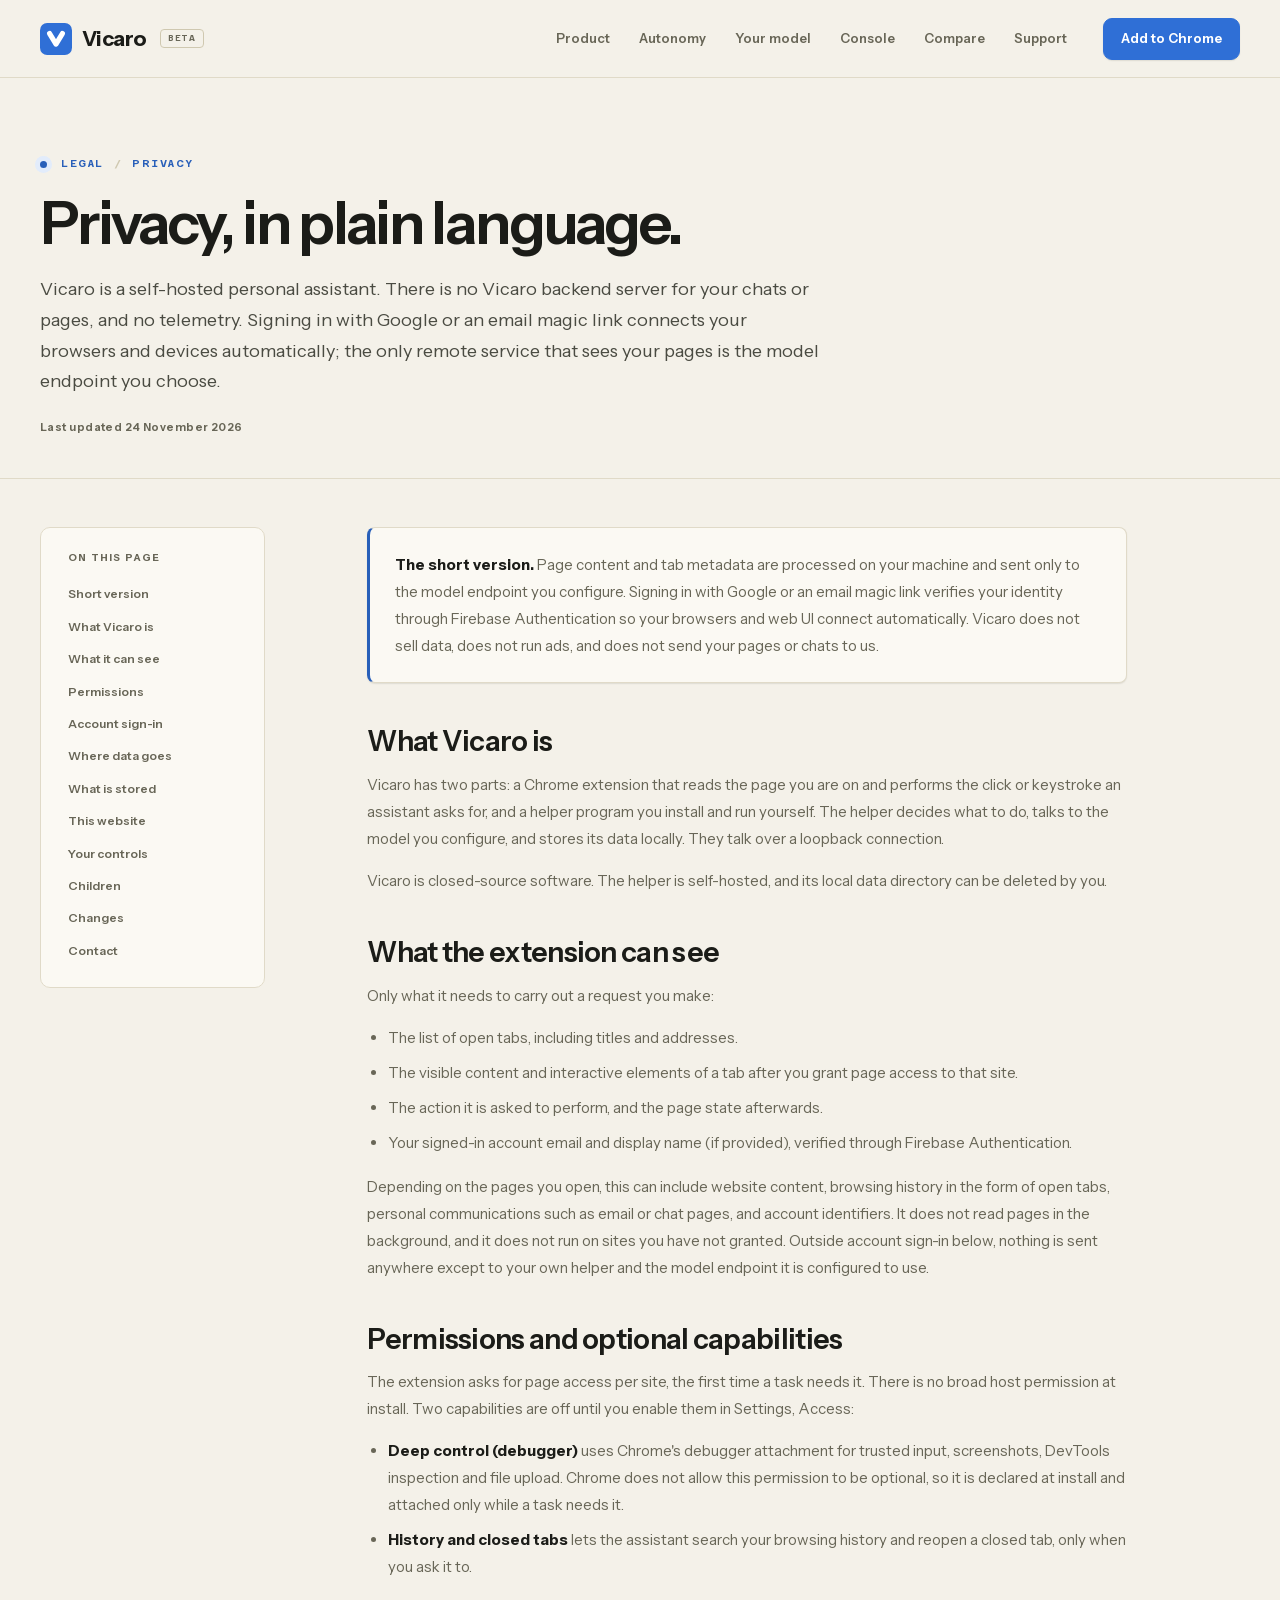
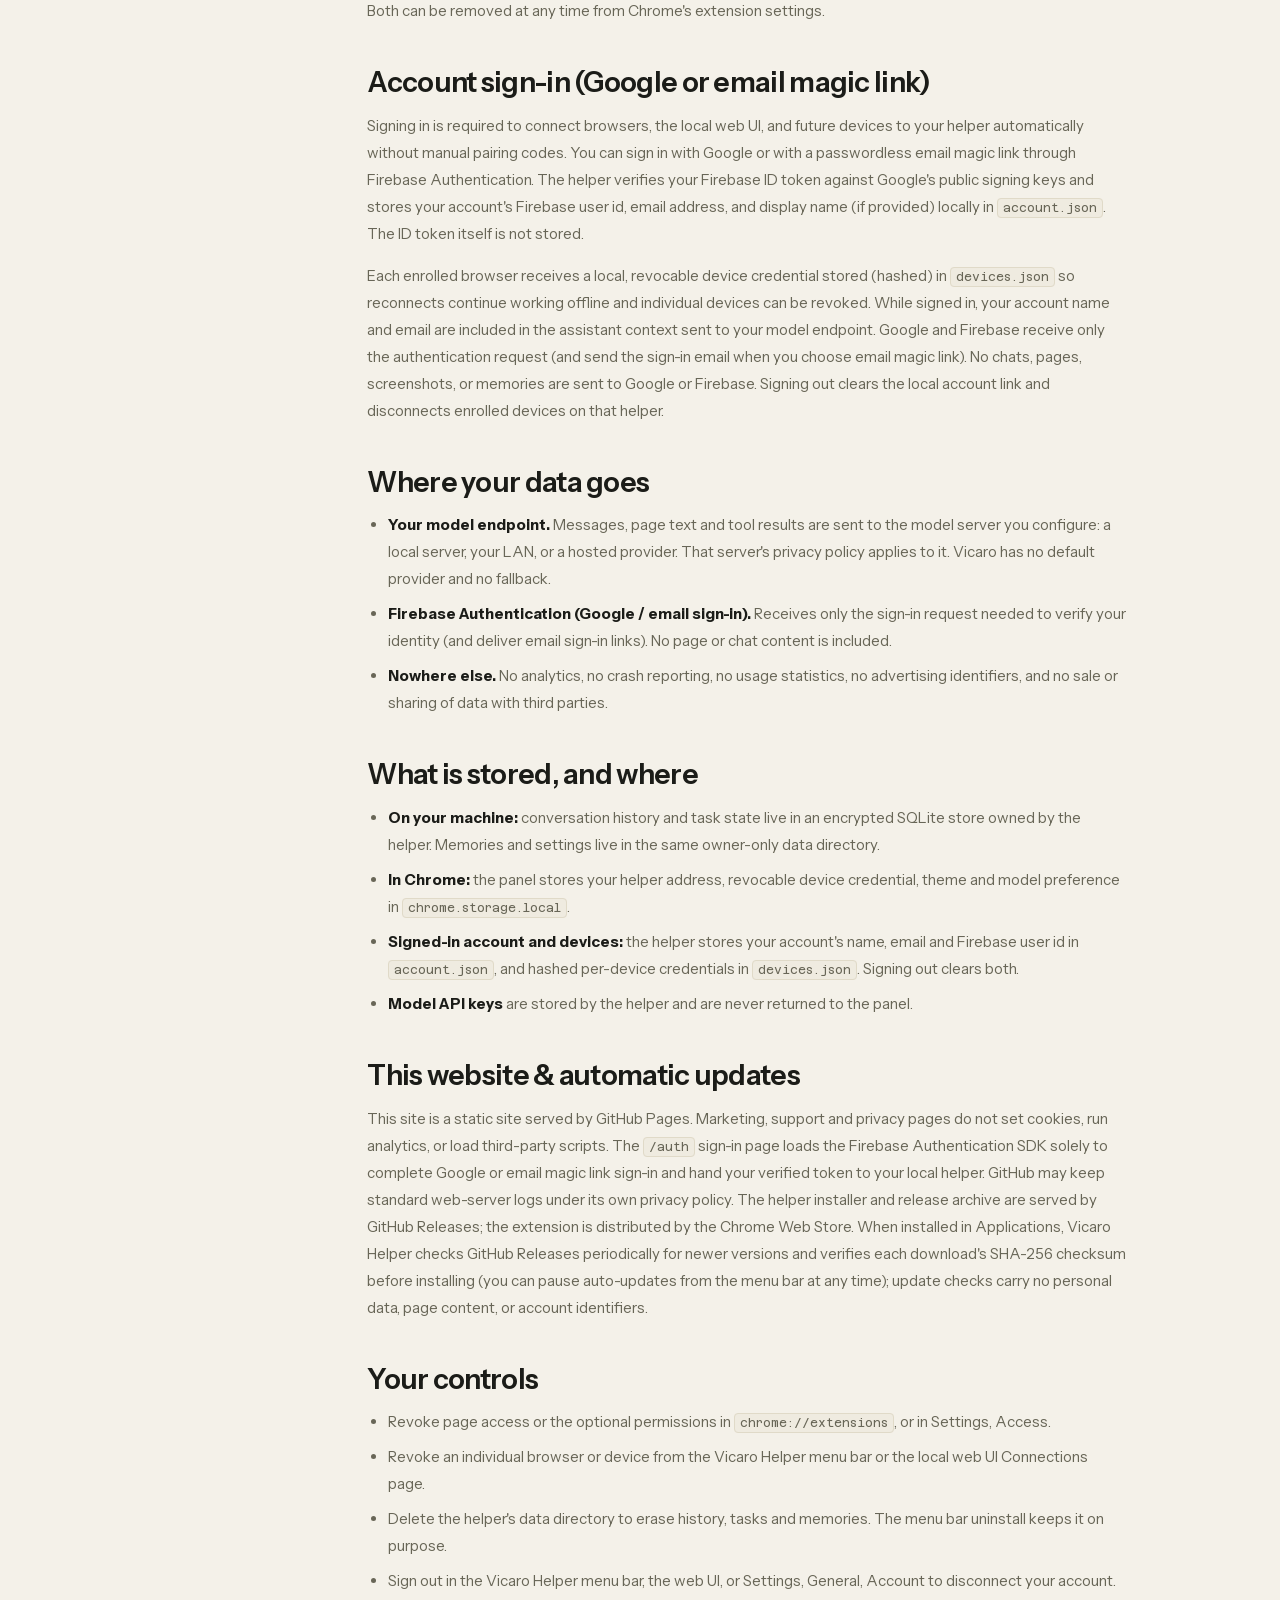
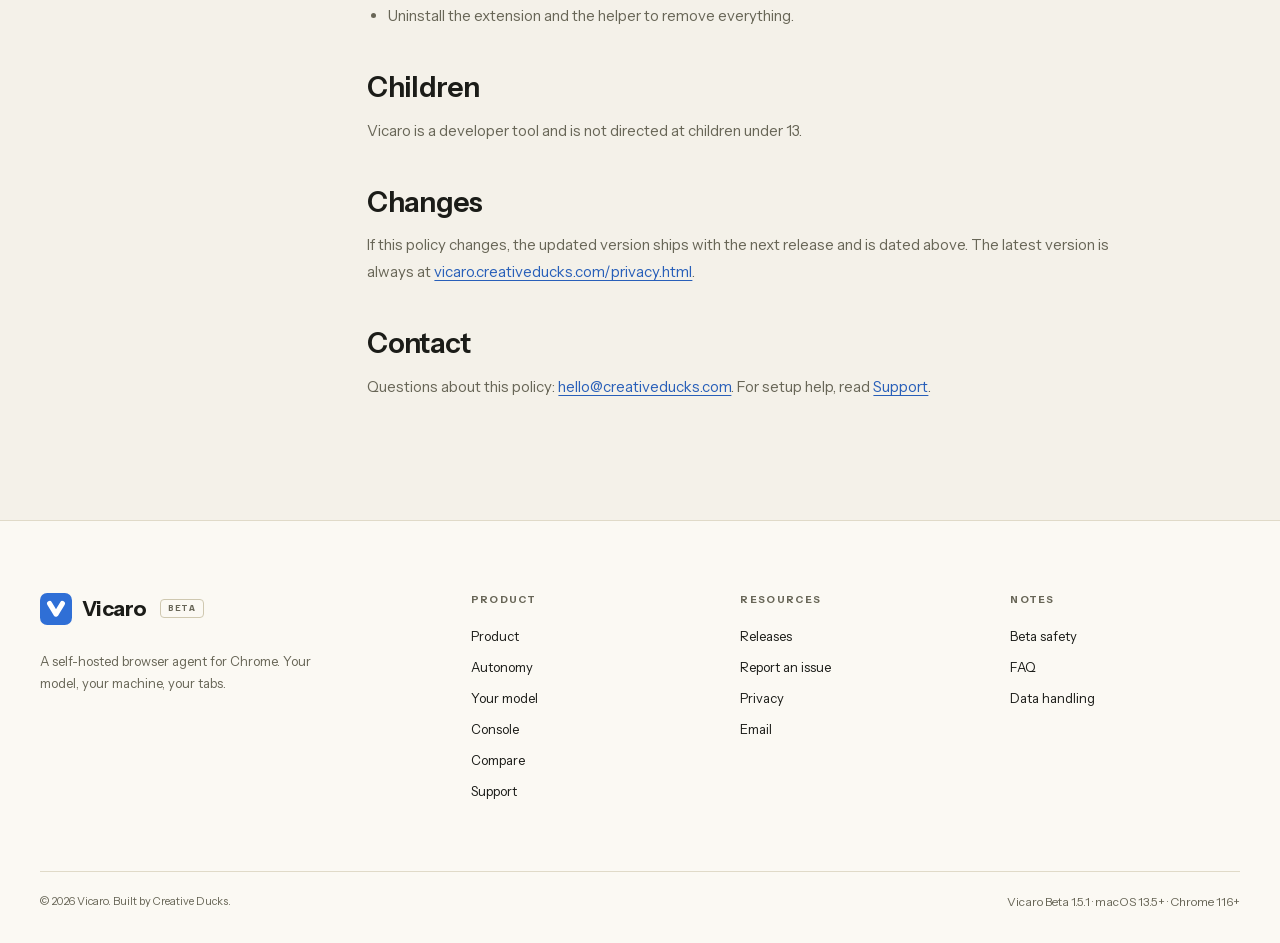
<file: privacy.html>
<!doctype html>
<html lang="en">
<head>
<meta charset="utf-8">
<meta name="viewport" content="width=device-width, initial-scale=1">
<title>Privacy: Vicaro Beta</title>
<meta name="description" content="Vicaro Beta privacy policy. Self-hosted, no telemetry, Google or email sign-in via Firebase Authentication, and all chats stay local.">
<link rel="canonical" href="https://vicaro.creativeducks.com/privacy.html">
<meta property="og:title" content="Privacy: Vicaro Beta">
<meta property="og:description" content="How Vicaro Beta handles page content, tabs, accounts and local data.">
<meta property="og:type" content="website">
<meta property="og:url" content="https://vicaro.creativeducks.com/privacy.html">
<meta property="og:image" content="https://vicaro.creativeducks.com/og.png">
<meta property="og:image:width" content="1200">
<meta property="og:image:height" content="630">
<meta property="og:image:alt" content="Vicaro Beta privacy policy">
<meta property="og:site_name" content="Vicaro">
<meta property="og:locale" content="en_US">
<meta name="twitter:card" content="summary_large_image">
<meta name="twitter:title" content="Privacy: Vicaro Beta">
<meta name="twitter:description" content="How Vicaro Beta handles page content, tabs, accounts and local data.">
<meta name="twitter:image" content="https://vicaro.creativeducks.com/og.png">
<link rel="icon" href="favicon.ico" sizes="any">
<link rel="icon" href="favicon.svg" type="image/svg+xml">
<link rel="apple-touch-icon" href="apple-touch-icon.png">
<meta name="color-scheme" content="light dark">
<meta name="robots" content="index,follow,max-image-preview:large,max-snippet:-1,max-video-preview:-1">
<meta name="author" content="Vicaro">
<meta name="theme-color" content="#f4f1e9" media="(prefers-color-scheme: light)">
<meta name="theme-color" content="#131410" media="(prefers-color-scheme: dark)">
<link rel="stylesheet" href="site.css">
<script type="application/ld+json">
{
  "@context": "https://schema.org",
  "@graph": [
    {
      "@type": "WebPage",
      "@id": "https://vicaro.creativeducks.com/privacy.html#webpage",
      "url": "https://vicaro.creativeducks.com/privacy.html",
      "name": "Privacy",
      "description": "How Vicaro Beta handles page content, tabs, accounts and local data.",
      "inLanguage": "en",
      "dateModified": "2026-11-24",
      "isPartOf": {
        "@type": "WebSite",
        "name": "Vicaro Beta",
        "url": "https://vicaro.creativeducks.com/"
      },
      "breadcrumb": {
        "@id": "https://vicaro.creativeducks.com/privacy.html#breadcrumb"
      }
    },
    {
      "@type": "BreadcrumbList",
      "@id": "https://vicaro.creativeducks.com/privacy.html#breadcrumb",
      "itemListElement": [
        {
          "@type": "ListItem",
          "position": 1,
          "name": "Vicaro Beta",
          "item": "https://vicaro.creativeducks.com/"
        },
        {
          "@type": "ListItem",
          "position": 2,
          "name": "Privacy",
          "item": "https://vicaro.creativeducks.com/privacy.html"
        }
      ]
    }
  ]
}
</script>
</head>
<body>
<a class="skip" href="#main">Skip to content</a>

<header class="site-header">
  <div class="wrap header-inner">
    <a class="brand" href="index.html">
      <span class="mark"><svg viewBox="0 0 64 64" aria-hidden="true"><rect width="64" height="64" rx="14.4" fill="#2F6FD6"/><path d="M19.2 21.12 L32 42.24 L44.8 21.12" fill="none" stroke="#fff" stroke-width="10.24" stroke-linecap="round" stroke-linejoin="round"/></svg></span>
      <span class="word">Vicaro</span><span class="beta">Beta</span>
    </a>
    <nav class="nav" aria-label="Primary">
      <a href="index.html#demo">Product</a>
      <a href="index.html#autonomy">Autonomy</a>
      <a href="index.html#models">Your model</a>
      <a href="index.html#console">Console</a>
      <a href="index.html#compare">Compare</a>
      <a href="support.html">Support</a>
    </nav>
    <a class="btn small header-cta" href="https://chromewebstore.google.com/detail/vicaro-beta/inemnoeadlodgmheeijooeknmladelok">Add to Chrome</a>
    <details class="menu">
      <summary aria-label="Menu"><svg viewBox="0 0 24 24" fill="none" stroke="currentColor" stroke-width="1.8" stroke-linecap="round" aria-hidden="true"><path d="M4 7h16M4 12h16M4 17h16"/></svg></summary>
      <div class="menu-panel">
        <a href="index.html#demo">Product</a>
        <a href="index.html#autonomy">Autonomy</a>
        <a href="index.html#models">Your model</a>
        <a href="index.html#console">Console</a>
        <a href="index.html#compare">Compare</a>
        <a href="index.html#install">Install</a>
        <a href="support.html">Support</a>
        <a class="btn small" href="https://chromewebstore.google.com/detail/vicaro-beta/inemnoeadlodgmheeijooeknmladelok">Add to Chrome</a>
      </div>
    </details>
  </div>
</header>

<main id="main">
  <section class="page-hero">
    <div class="wrap">
      <p class="eyebrow">Legal <span class="sep">/</span> Privacy</p>
      <h1>Privacy, in plain language.</h1>
      <p class="lede">Vicaro is a self-hosted personal assistant. There is no Vicaro backend server for your chats or pages, and no telemetry. Signing in with Google or an email magic link connects your browsers and devices automatically; the only remote service that sees your pages is the model endpoint you choose.</p>
      <p class="meta">Last updated 24 November 2026</p>
    </div>
  </section>

  <div class="wrap legal-layout">
    <aside class="toc" aria-label="On this page">
      <b>On this page</b>
      <a href="#short">Short version</a>
      <a href="#what">What Vicaro is</a>
      <a href="#see">What it can see</a>
      <a href="#permissions">Permissions</a>
      <a href="#google">Account sign-in</a>
      <a href="#goes">Where data goes</a>
      <a href="#stored">What is stored</a>
      <a href="#site">This website</a>
      <a href="#controls">Your controls</a>
      <a href="#children">Children</a>
      <a href="#changes">Changes</a>
      <a href="#contact">Contact</a>
    </aside>

    <div class="legal">
      <div class="summary-card" id="short">
        <p><strong>The short version.</strong> Page content and tab metadata are processed on your machine and sent only to the model endpoint you configure. Signing in with Google or an email magic link verifies your identity through Firebase Authentication so your browsers and web UI connect automatically. Vicaro does not sell data, does not run ads, and does not send your pages or chats to us.</p>
      </div>

      <h2 id="what">What Vicaro is</h2>
      <p>Vicaro has two parts: a Chrome extension that reads the page you are on and performs the click or keystroke an assistant asks for, and a helper program you install and run yourself. The helper decides what to do, talks to the model you configure, and stores its data locally. They talk over a loopback connection.</p>
      <p>Vicaro is closed-source software. The helper is self-hosted, and its local data directory can be deleted by you.</p>

      <h2 id="see">What the extension can see</h2>
      <p>Only what it needs to carry out a request you make:</p>
      <ul>
        <li>The list of open tabs, including titles and addresses.</li>
        <li>The visible content and interactive elements of a tab after you grant page access to that site.</li>
        <li>The action it is asked to perform, and the page state afterwards.</li>
        <li>Your signed-in account email and display name (if provided), verified through Firebase Authentication.</li>
      </ul>
      <p>Depending on the pages you open, this can include website content, browsing history in the form of open tabs, personal communications such as email or chat pages, and account identifiers. It does not read pages in the background, and it does not run on sites you have not granted. Outside account sign-in below, nothing is sent anywhere except to your own helper and the model endpoint it is configured to use.</p>

      <h2 id="permissions">Permissions and optional capabilities</h2>
      <p>The extension asks for page access per site, the first time a task needs it. There is no broad host permission at install. Two capabilities are off until you enable them in Settings, Access:</p>
      <ul>
        <li><strong>Deep control (debugger)</strong> uses Chrome's debugger attachment for trusted input, screenshots, DevTools inspection and file upload. Chrome does not allow this permission to be optional, so it is declared at install and attached only while a task needs it.</li>
        <li><strong>History and closed tabs</strong> lets the assistant search your browsing history and reopen a closed tab, only when you ask it to.</li>
      </ul>
      <p>Both can be removed at any time from Chrome's extension settings.</p>

      <h2 id="google">Account sign-in (Google or email magic link)</h2>
      <p>Signing in is required to connect browsers, the local web UI, and future devices to your helper automatically without manual pairing codes. You can sign in with Google or with a passwordless email magic link through Firebase Authentication. The helper verifies your Firebase ID token against Google's public signing keys and stores your account's Firebase user id, email address, and display name (if provided) locally in <span class="mono">account.json</span>. The ID token itself is not stored.</p>
      <p>Each enrolled browser receives a local, revocable device credential stored (hashed) in <span class="mono">devices.json</span> so reconnects continue working offline and individual devices can be revoked. While signed in, your account name and email are included in the assistant context sent to your model endpoint. Google and Firebase receive only the authentication request (and send the sign-in email when you choose email magic link). No chats, pages, screenshots, or memories are sent to Google or Firebase. Signing out clears the local account link and disconnects enrolled devices on that helper.</p>

      <h2 id="goes">Where your data goes</h2>
      <ul>
        <li><strong>Your model endpoint.</strong> Messages, page text and tool results are sent to the model server you configure: a local server, your LAN, or a hosted provider. That server's privacy policy applies to it. Vicaro has no default provider and no fallback.</li>
        <li><strong>Firebase Authentication (Google / email sign-in).</strong> Receives only the sign-in request needed to verify your identity (and deliver email sign-in links). No page or chat content is included.</li>
        <li><strong>Nowhere else.</strong> No analytics, no crash reporting, no usage statistics, no advertising identifiers, and no sale or sharing of data with third parties.</li>
      </ul>

      <h2 id="stored">What is stored, and where</h2>
      <ul>
        <li><strong>On your machine:</strong> conversation history and task state live in an encrypted SQLite store owned by the helper. Memories and settings live in the same owner-only data directory.</li>
        <li><strong>In Chrome:</strong> the panel stores your helper address, revocable device credential, theme and model preference in <span class="mono">chrome.storage.local</span>.</li>
        <li><strong>Signed-in account and devices:</strong> the helper stores your account's name, email and Firebase user id in <span class="mono">account.json</span>, and hashed per-device credentials in <span class="mono">devices.json</span>. Signing out clears both.</li>
        <li><strong>Model API keys</strong> are stored by the helper and are never returned to the panel.</li>
      </ul>

      <h2 id="site">This website &amp; automatic updates</h2>
      <p>This site is a static site served by GitHub Pages. Marketing, support and privacy pages do not set cookies, run analytics, or load third-party scripts. The <span class="mono">/auth</span> sign-in page loads the Firebase Authentication SDK solely to complete Google or email magic link sign-in and hand your verified token to your local helper. GitHub may keep standard web-server logs under its own privacy policy. The helper installer and release archive are served by GitHub Releases; the extension is distributed by the Chrome Web Store. When installed in Applications, Vicaro Helper checks GitHub Releases periodically for newer versions and verifies each download's SHA-256 checksum before installing (you can pause auto-updates from the menu bar at any time); update checks carry no personal data, page content, or account identifiers.</p>

      <h2 id="controls">Your controls</h2>
      <ul>
        <li>Revoke page access or the optional permissions in <span class="mono">chrome://extensions</span>, or in Settings, Access.</li>
        <li>Revoke an individual browser or device from the Vicaro Helper menu bar or the local web UI Connections page.</li>
        <li>Delete the helper's data directory to erase history, tasks and memories. The menu bar uninstall keeps it on purpose.</li>
        <li>Sign out in the Vicaro Helper menu bar, the web UI, or Settings, General, Account to disconnect your account.</li>
        <li>Uninstall the extension and the helper to remove everything.</li>
      </ul>

      <h2 id="children">Children</h2>
      <p>Vicaro is a developer tool and is not directed at children under 13.</p>

      <h2 id="changes">Changes</h2>
      <p>If this policy changes, the updated version ships with the next release and is dated above. The latest version is always at <a href="https://vicaro.creativeducks.com/privacy.html">vicaro.creativeducks.com/privacy.html</a>.</p>

      <h2 id="contact">Contact</h2>
      <p>Questions about this policy: <a href="mailto:hello@creativeducks.com">hello@creativeducks.com</a>. For setup help, read <a href="support.html">Support</a>.</p>
    </div>
  </div>
</main>

<footer class="site-footer">
  <div class="wrap">
    <div class="footer-grid">
      <div class="footer-brand">
        <a class="brand" href="index.html">
          <span class="mark"><svg viewBox="0 0 64 64" aria-hidden="true"><rect width="64" height="64" rx="14.4" fill="#2F6FD6"/><path d="M19.2 21.12 L32 42.24 L44.8 21.12" fill="none" stroke="#fff" stroke-width="10.24" stroke-linecap="round" stroke-linejoin="round"/></svg></span>
          <span class="word">Vicaro</span><span class="beta">Beta</span>
        </a>
        <p>A self-hosted browser agent for Chrome. Your model, your machine, your tabs.</p>
      </div>
      <div class="footer-col">
        <h3>Product</h3>
        <a href="index.html#demo">Product</a>
        <a href="index.html#autonomy">Autonomy</a>
        <a href="index.html#models">Your model</a>
        <a href="index.html#console">Console</a>
        <a href="index.html#compare">Compare</a>
        <a href="support.html">Support</a>
      </div>
      <div class="footer-col">
        <h3>Resources</h3>
        <a href="https://github.com/sandeshwar/vicaro-public/releases/latest">Releases</a>
        <a href="https://github.com/sandeshwar/vicaro-public/issues">Report an issue</a>
        <a href="privacy.html">Privacy</a>
        <a href="mailto:hello@creativeducks.com">Email</a>
      </div>
      <div class="footer-col">
        <h3>Notes</h3>
        <a href="index.html#safety">Beta safety</a>
        <a href="index.html#faq">FAQ</a>
        <a href="privacy.html">Data handling</a>
      </div>
    </div>
    <div class="footer-bottom">
      <span>&copy; 2026 Vicaro. Built by Creative Ducks.</span>
      <span class="fine">Vicaro Beta 1.5.1 &middot; macOS 13.5+ &middot; Chrome 116+</span>
    </div>
  </div>
</footer>

<script src="site.js" defer></script>
</body>
</html>
</file>
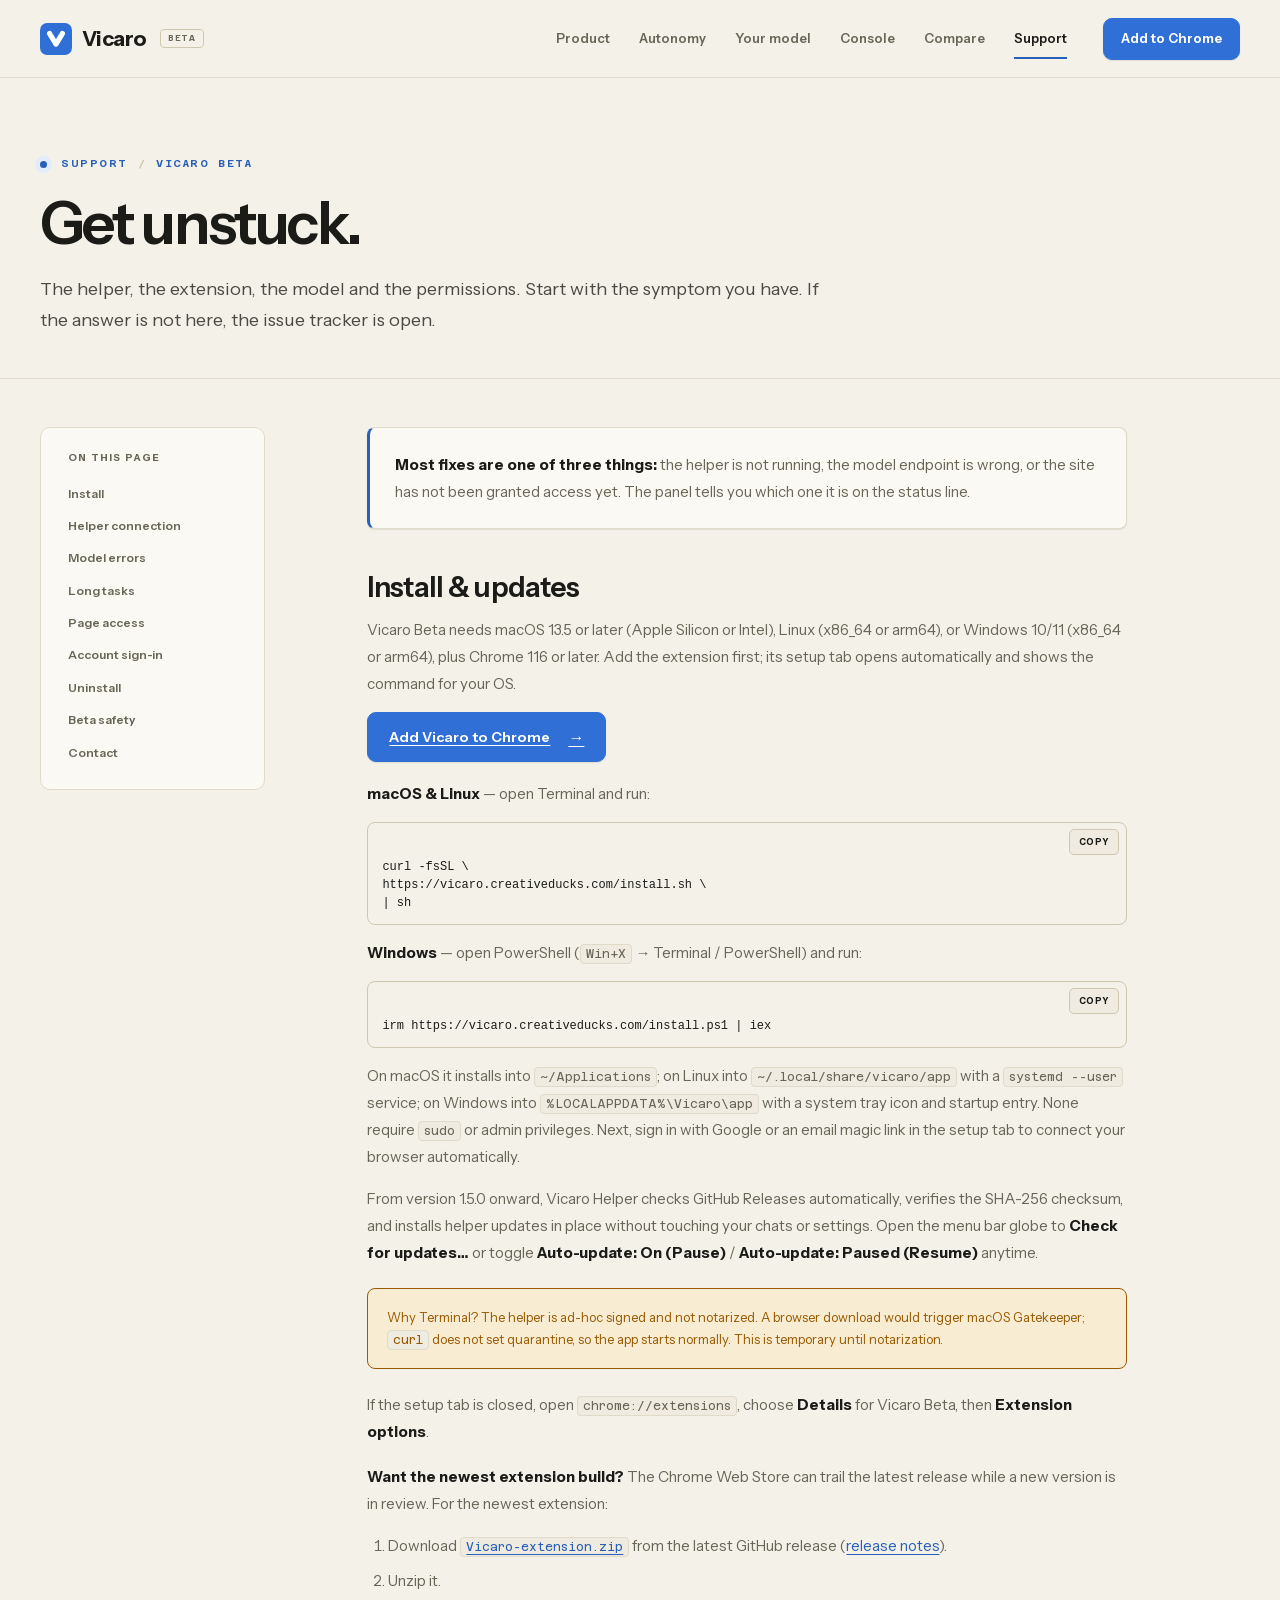
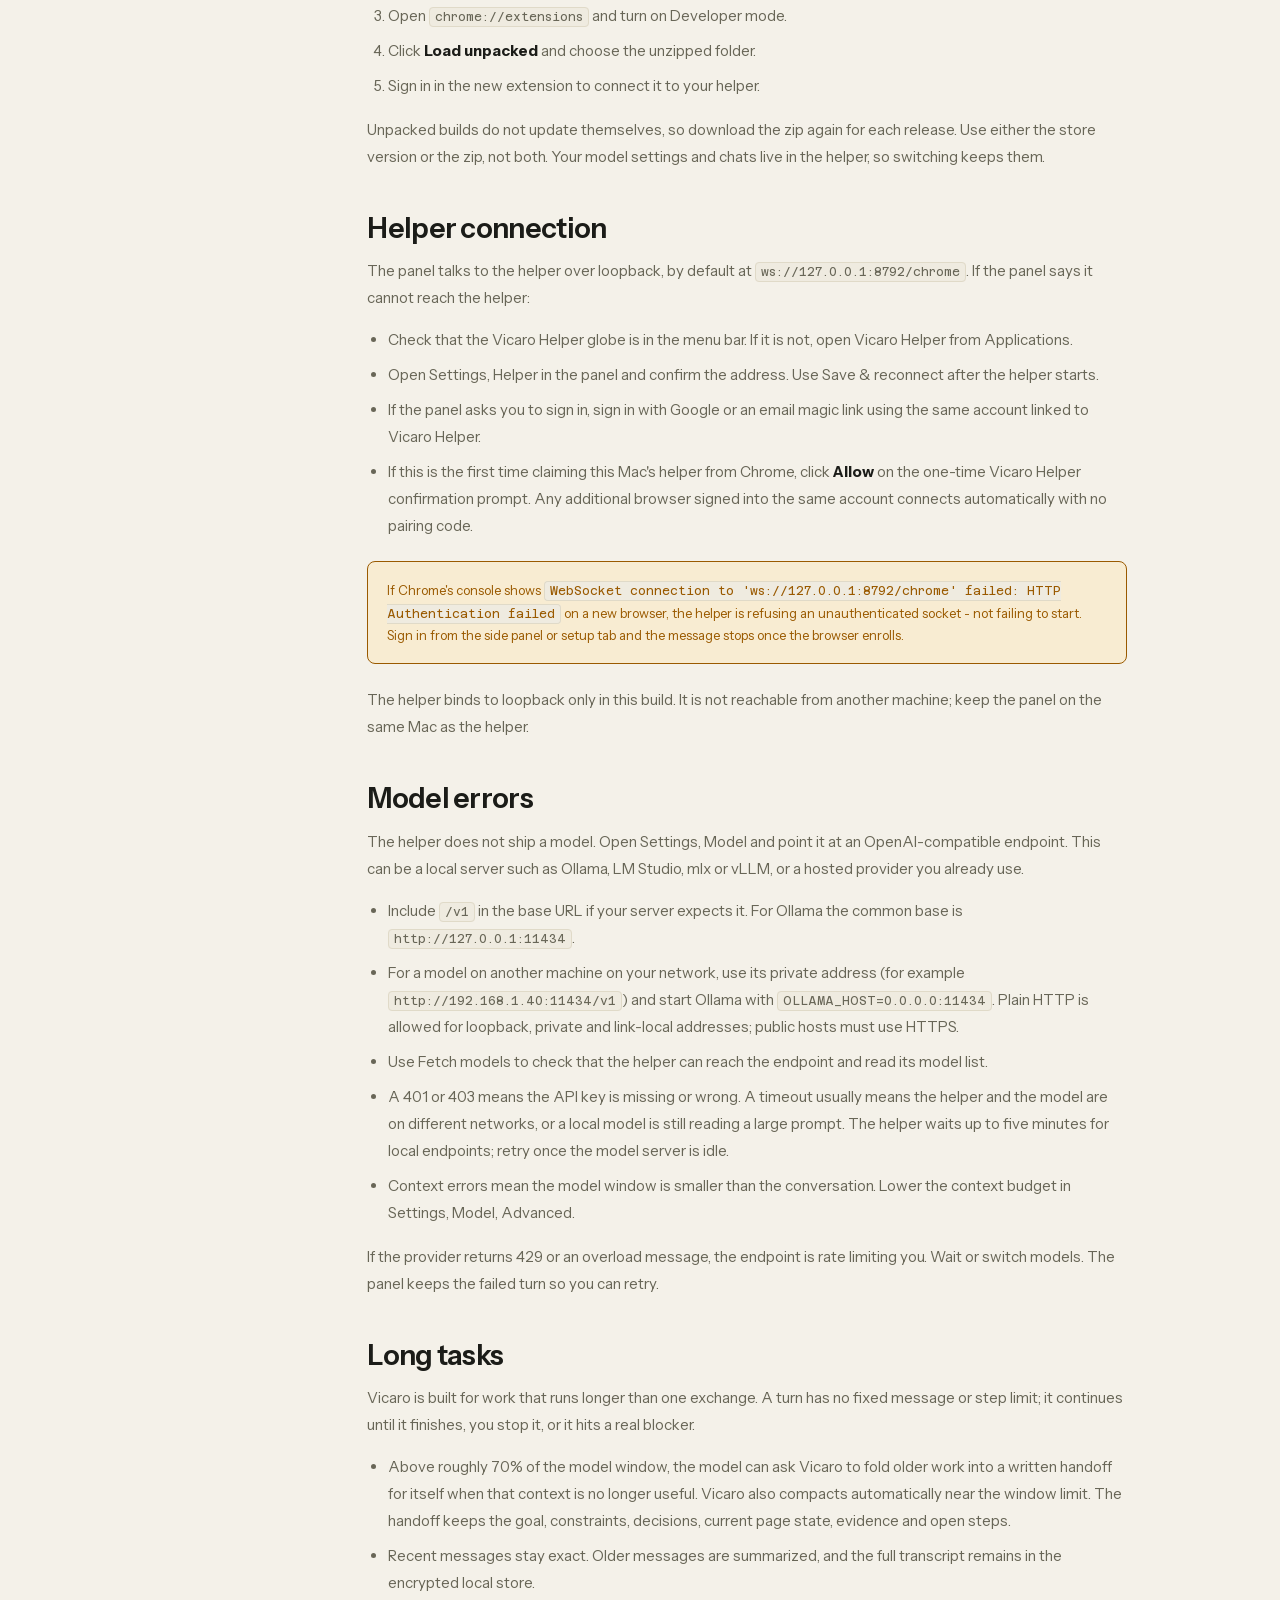
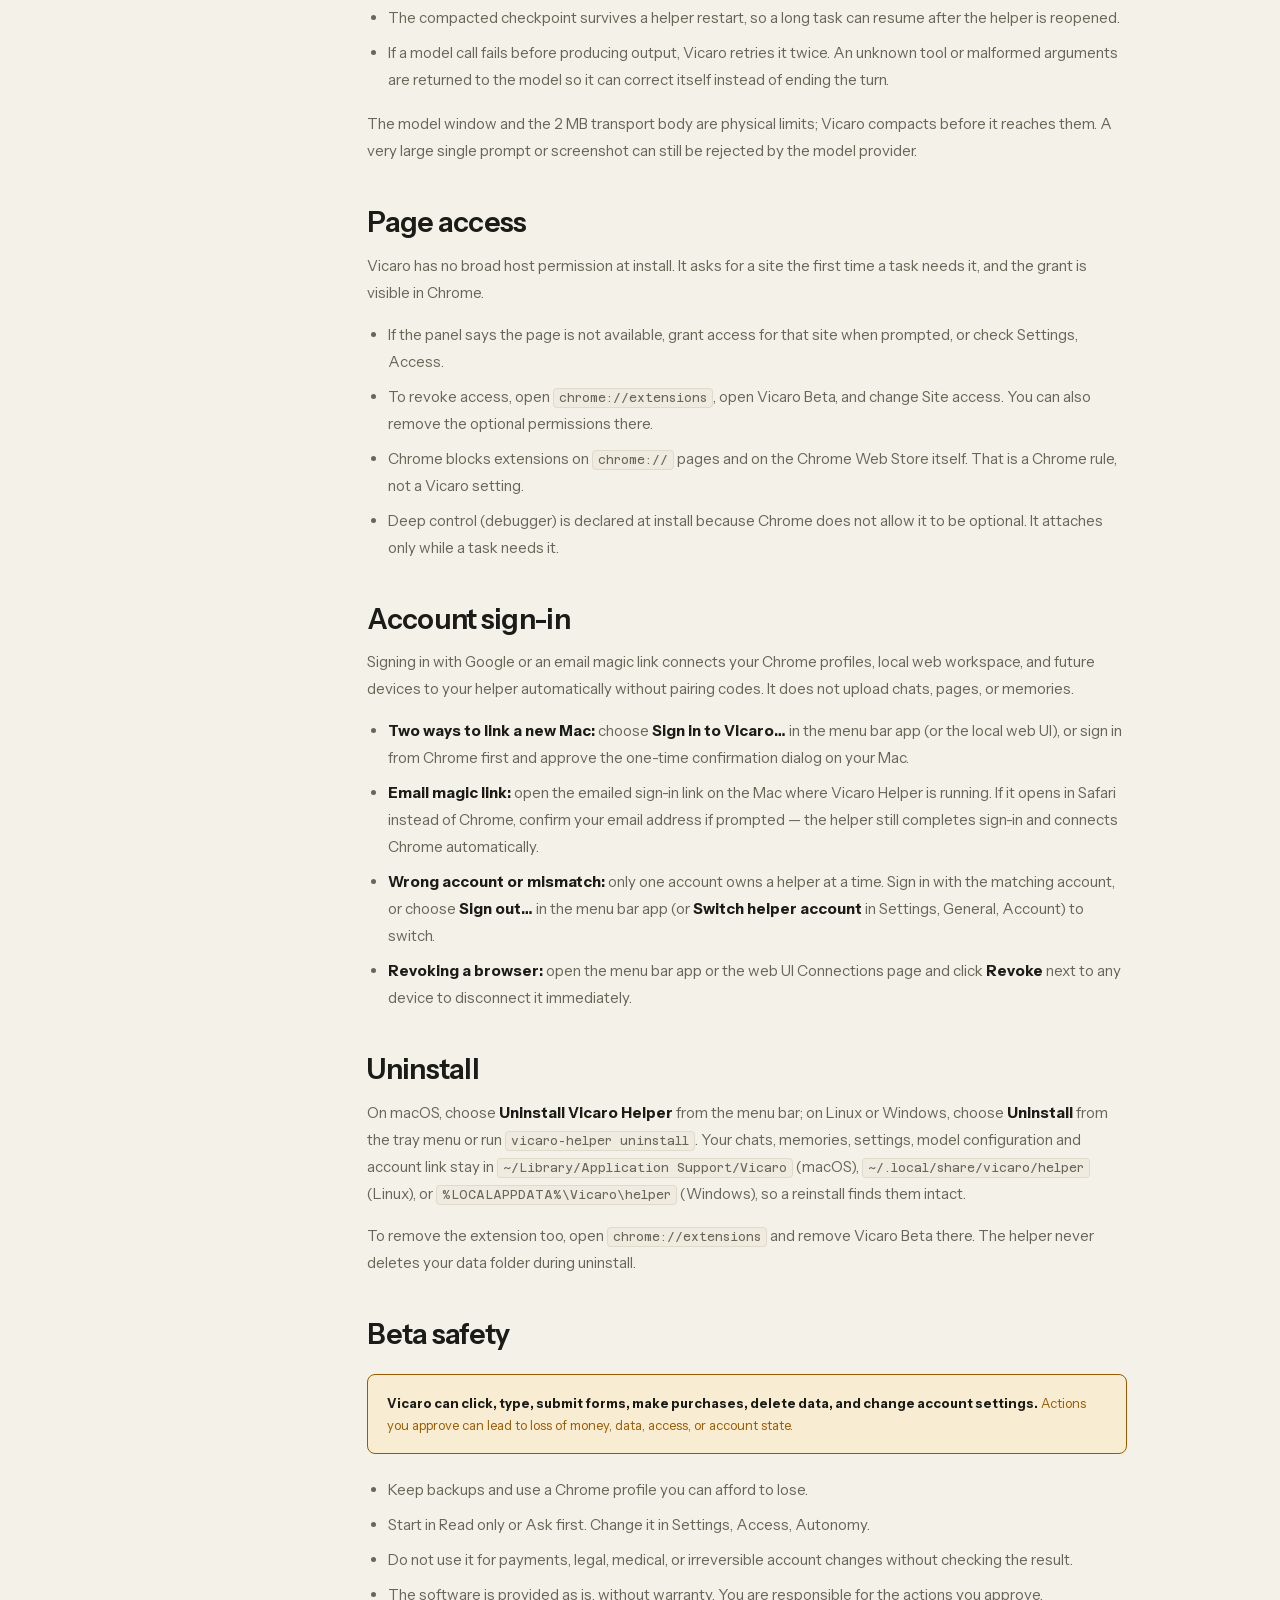
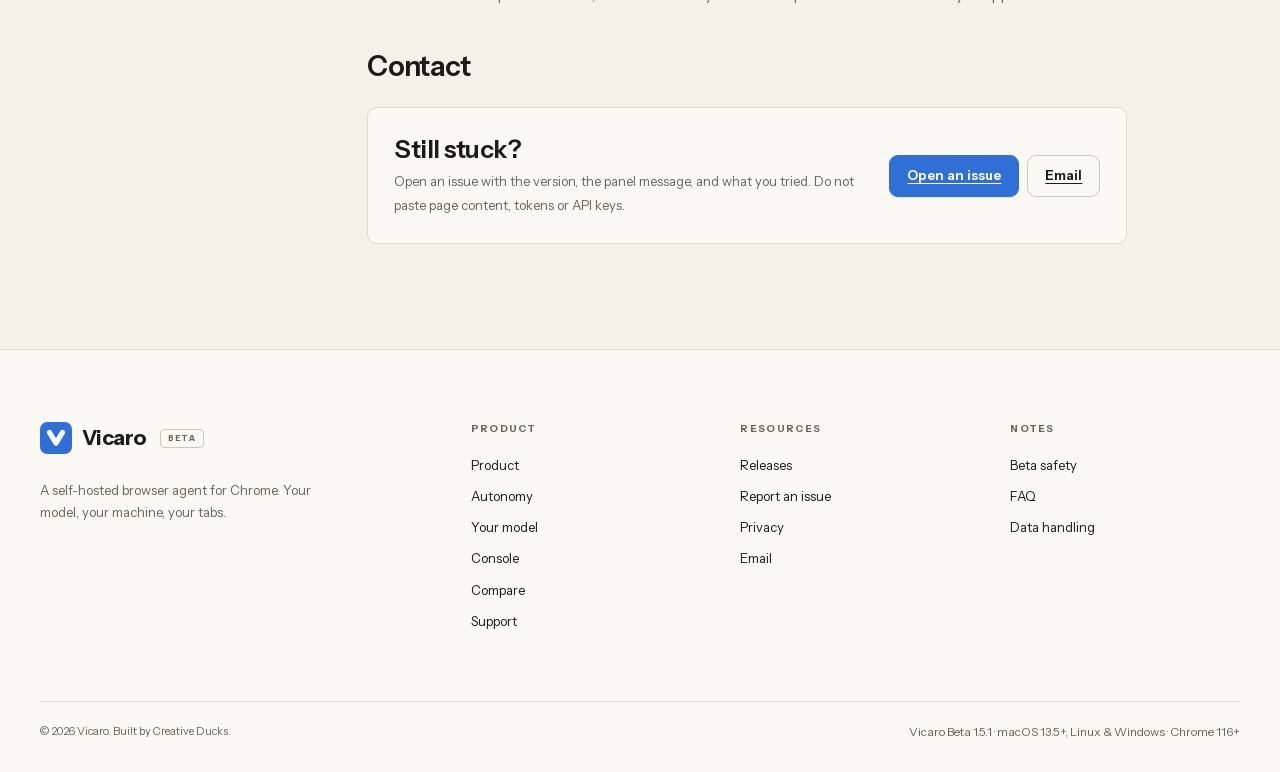
<file: support.html>
<!doctype html>
<html lang="en">
<head>
<meta charset="utf-8">
<meta name="viewport" content="width=device-width, initial-scale=1">
<title>Support: Vicaro Beta</title>
<meta name="description" content="Setup and troubleshooting for Vicaro Beta: helper connection, model endpoint, page access, account sign-in, and the beta safety warning.">
<link rel="canonical" href="https://vicaro.creativeducks.com/support.html">
<meta property="og:title" content="Support: Vicaro Beta">
<meta property="og:description" content="Setup and troubleshooting for the Vicaro Beta helper, model connection, page access and Google sign-in.">
<meta property="og:type" content="website">
<meta property="og:url" content="https://vicaro.creativeducks.com/support.html">
<meta property="og:image" content="https://vicaro.creativeducks.com/og.png">
<meta property="og:image:width" content="1200">
<meta property="og:image:height" content="630">
<meta property="og:image:alt" content="Vicaro Beta support and troubleshooting">
<meta property="og:site_name" content="Vicaro">
<meta property="og:locale" content="en_US">
<meta name="twitter:card" content="summary_large_image">
<meta name="twitter:title" content="Support: Vicaro Beta">
<meta name="twitter:description" content="Setup and troubleshooting for the Vicaro Beta helper, model connection, page access and Google sign-in.">
<meta name="twitter:image" content="https://vicaro.creativeducks.com/og.png">
<link rel="icon" href="favicon.ico" sizes="any">
<link rel="icon" href="favicon.svg" type="image/svg+xml">
<link rel="apple-touch-icon" href="apple-touch-icon.png">
<meta name="color-scheme" content="light dark">
<meta name="robots" content="index,follow,max-image-preview:large,max-snippet:-1,max-video-preview:-1">
<meta name="author" content="Vicaro">
<meta name="theme-color" content="#f4f1e9" media="(prefers-color-scheme: light)">
<meta name="theme-color" content="#131410" media="(prefers-color-scheme: dark)">
<link rel="stylesheet" href="site.css">
<script type="application/ld+json">
{
  "@context": "https://schema.org",
  "@graph": [
    {
      "@type": "WebPage",
      "@id": "https://vicaro.creativeducks.com/support.html#webpage",
      "url": "https://vicaro.creativeducks.com/support.html",
      "name": "Support",
      "description": "Setup and troubleshooting for the Vicaro Beta helper, model connection, page access and Google sign-in.",
      "inLanguage": "en",
      "dateModified": "2026-11-24",
      "isPartOf": {
        "@type": "WebSite",
        "name": "Vicaro Beta",
        "url": "https://vicaro.creativeducks.com/"
      },
      "breadcrumb": {
        "@id": "https://vicaro.creativeducks.com/support.html#breadcrumb"
      }
    },
    {
      "@type": "BreadcrumbList",
      "@id": "https://vicaro.creativeducks.com/support.html#breadcrumb",
      "itemListElement": [
        {
          "@type": "ListItem",
          "position": 1,
          "name": "Vicaro Beta",
          "item": "https://vicaro.creativeducks.com/"
        },
        {
          "@type": "ListItem",
          "position": 2,
          "name": "Support",
          "item": "https://vicaro.creativeducks.com/support.html"
        }
      ]
    }
  ]
}
</script>
</head>
<body>
<a class="skip" href="#main">Skip to content</a>

<header class="site-header">
  <div class="wrap header-inner">
    <a class="brand" href="index.html">
      <span class="mark"><svg viewBox="0 0 64 64" aria-hidden="true"><rect width="64" height="64" rx="14.4" fill="#2F6FD6"/><path d="M19.2 21.12 L32 42.24 L44.8 21.12" fill="none" stroke="#fff" stroke-width="10.24" stroke-linecap="round" stroke-linejoin="round"/></svg></span>
      <span class="word">Vicaro</span><span class="beta">Beta</span>
    </a>
    <nav class="nav" aria-label="Primary">
      <a href="index.html#demo">Product</a>
      <a href="index.html#autonomy">Autonomy</a>
      <a href="index.html#models">Your model</a>
      <a href="index.html#console">Console</a>
      <a href="index.html#compare">Compare</a>
      <a href="support.html" aria-current="page">Support</a>
    </nav>
    <a class="btn small header-cta" href="https://chromewebstore.google.com/detail/vicaro-beta/inemnoeadlodgmheeijooeknmladelok">Add to Chrome</a>
    <details class="menu">
      <summary aria-label="Menu"><svg viewBox="0 0 24 24" fill="none" stroke="currentColor" stroke-width="1.8" stroke-linecap="round" aria-hidden="true"><path d="M4 7h16M4 12h16M4 17h16"/></svg></summary>
      <div class="menu-panel">
        <a href="index.html#demo">Product</a>
        <a href="index.html#autonomy">Autonomy</a>
        <a href="index.html#models">Your model</a>
        <a href="index.html#console">Console</a>
        <a href="index.html#compare">Compare</a>
        <a href="index.html#install">Install</a>
        <a href="support.html" aria-current="page">Support</a>
        <a href="privacy.html">Privacy</a>
        <a class="btn small" href="https://chromewebstore.google.com/detail/vicaro-beta/inemnoeadlodgmheeijooeknmladelok">Add to Chrome</a>
      </div>
    </details>
  </div>
</header>

<main id="main">
  <section class="page-hero">
    <div class="wrap">
      <p class="eyebrow">Support <span class="sep">/</span> Vicaro Beta</p>
      <h1>Get unstuck.</h1>
      <p class="lede">The helper, the extension, the model and the permissions. Start with the symptom you have. If the answer is not here, the issue tracker is open.</p>
    </div>
  </section>

  <div class="wrap legal-layout">
    <aside class="toc" aria-label="On this page">
      <b>On this page</b>
      <a href="#install">Install</a>
      <a href="#connect">Helper connection</a>
      <a href="#model">Model errors</a>
      <a href="#long-tasks">Long tasks</a>
      <a href="#access">Page access</a>
      <a href="#google">Account sign-in</a>
      <a href="#uninstall">Uninstall</a>
      <a href="#safety">Beta safety</a>
      <a href="#contact">Contact</a>
    </aside>

    <div class="legal">
      <div class="summary-card">
        <p><strong>Most fixes are one of three things:</strong> the helper is not running, the model endpoint is wrong, or the site has not been granted access yet. The panel tells you which one it is on the status line.</p>
      </div>

      <section id="install">
        <h2>Install &amp; updates</h2>
        <p>Vicaro Beta needs macOS 13.5 or later (Apple Silicon or Intel), Linux (x86_64 or arm64), or Windows 10/11 (x86_64 or arm64), plus Chrome 116 or later. Add the extension first; its setup tab opens automatically and shows the command for your OS.</p>
        <p><a class="btn arrow" href="https://chromewebstore.google.com/detail/vicaro-beta/inemnoeadlodgmheeijooeknmladelok">Add Vicaro to Chrome</a></p>
        <p style="margin-top:18px"><strong>macOS &amp; Linux</strong> — open Terminal and run:</p>
        <div class="code"><div class="code-bar"><button class="copy" type="button" aria-live="polite" data-copy="support-install">COPY</button></div><code id="support-install" class="multiline">curl -fsSL \
https://vicaro.creativeducks.com/install.sh \
| sh</code></div>
        <p style="margin-top:14px"><strong>Windows</strong> — open PowerShell (<span class="mono">Win+X</span> → Terminal / PowerShell) and run:</p>
        <div class="code"><div class="code-bar"><button class="copy" type="button" aria-live="polite" data-copy="support-install-win">COPY</button></div><code id="support-install-win">irm https://vicaro.creativeducks.com/install.ps1 | iex</code></div>
        <p style="margin-top:14px">On macOS it installs into <span class="mono">~/Applications</span>; on Linux into <span class="mono">~/.local/share/vicaro/app</span> with a <span class="mono">systemd --user</span> service; on Windows into <span class="mono">%LOCALAPPDATA%\Vicaro\app</span> with a system tray icon and startup entry. None require <span class="mono">sudo</span> or admin privileges. Next, sign in with Google or an email magic link in the setup tab to connect your browser automatically.</p>
        <p>From version 1.5.0 onward, Vicaro Helper checks GitHub Releases automatically, verifies the SHA-256 checksum, and installs helper updates in place without touching your chats or settings. Open the menu bar globe to <strong>Check for updates…</strong> or toggle <strong>Auto-update: On (Pause)</strong> / <strong>Auto-update: Paused (Resume)</strong> anytime.</p>
        <div class="callout">Why Terminal? The helper is ad-hoc signed and not notarized. A browser download would trigger macOS Gatekeeper; <span class="mono">curl</span> does not set quarantine, so the app starts normally. This is temporary until notarization.</div>
        <p>If the setup tab is closed, open <span class="mono">chrome://extensions</span>, choose <strong>Details</strong> for Vicaro Beta, then <strong>Extension options</strong>.</p>
        <p style="margin-top:18px"><strong>Want the newest extension build?</strong> The Chrome Web Store can trail the latest release while a new version is in review. For the newest extension:</p>
        <ol>
          <li>Download <a href="https://github.com/sandeshwar/vicaro-public/releases/latest/download/Vicaro-extension.zip"><span class="mono">Vicaro-extension.zip</span></a> from the latest GitHub release (<a href="https://github.com/sandeshwar/vicaro-public/releases/latest">release notes</a>).</li>
          <li>Unzip it.</li>
          <li>Open <span class="mono">chrome://extensions</span> and turn on Developer mode.</li>
          <li>Click <strong>Load unpacked</strong> and choose the unzipped folder.</li>
          <li>Sign in in the new extension to connect it to your helper.</li>
        </ol>
        <p>Unpacked builds do not update themselves, so download the zip again for each release. Use either the store version or the zip, not both. Your model settings and chats live in the helper, so switching keeps them.</p>
      </section>

      <section id="connect">
        <h2>Helper connection</h2>
        <p>The panel talks to the helper over loopback, by default at <span class="mono">ws://127.0.0.1:8792/chrome</span>. If the panel says it cannot reach the helper:</p>
        <ul>
          <li>Check that the Vicaro Helper globe is in the menu bar. If it is not, open Vicaro Helper from Applications.</li>
          <li>Open Settings, Helper in the panel and confirm the address. Use Save &amp; reconnect after the helper starts.</li>
          <li>If the panel asks you to sign in, sign in with Google or an email magic link using the same account linked to Vicaro Helper.</li>
          <li>If this is the first time claiming this Mac's helper from Chrome, click <strong>Allow</strong> on the one-time Vicaro Helper confirmation prompt. Any additional browser signed into the same account connects automatically with no pairing code.</li>
        </ul>
        <div class="callout">If Chrome's console shows <span class="mono">WebSocket connection to 'ws://127.0.0.1:8792/chrome' failed: HTTP Authentication failed</span> on a new browser, the helper is refusing an unauthenticated socket - not failing to start. Sign in from the side panel or setup tab and the message stops once the browser enrolls.</div>
        <p>The helper binds to loopback only in this build. It is not reachable from another machine; keep the panel on the same Mac as the helper.</p>
      </section>

      <section id="model">
        <h2>Model errors</h2>
        <p>The helper does not ship a model. Open Settings, Model and point it at an OpenAI-compatible endpoint. This can be a local server such as Ollama, LM Studio, mlx or vLLM, or a hosted provider you already use.</p>
        <ul>
          <li>Include <span class="mono">/v1</span> in the base URL if your server expects it. For Ollama the common base is <span class="mono">http://127.0.0.1:11434</span>.</li>
          <li>For a model on another machine on your network, use its private address (for example <span class="mono">http://192.168.1.40:11434/v1</span>) and start Ollama with <span class="mono">OLLAMA_HOST=0.0.0.0:11434</span>. Plain HTTP is allowed for loopback, private and link-local addresses; public hosts must use HTTPS.</li>
          <li>Use Fetch models to check that the helper can reach the endpoint and read its model list.</li>
          <li>A 401 or 403 means the API key is missing or wrong. A timeout usually means the helper and the model are on different networks, or a local model is still reading a large prompt. The helper waits up to five minutes for local endpoints; retry once the model server is idle.</li>
          <li>Context errors mean the model window is smaller than the conversation. Lower the context budget in Settings, Model, Advanced.</li>
        </ul>
        <p>If the provider returns 429 or an overload message, the endpoint is rate limiting you. Wait or switch models. The panel keeps the failed turn so you can retry.</p>
      </section>

      <section id="long-tasks">
        <h2>Long tasks</h2>
        <p>Vicaro is built for work that runs longer than one exchange. A turn has no fixed message or step limit; it continues until it finishes, you stop it, or it hits a real blocker.</p>
        <ul>
          <li>Above roughly 70% of the model window, the model can ask Vicaro to fold older work into a written handoff for itself when that context is no longer useful. Vicaro also compacts automatically near the window limit. The handoff keeps the goal, constraints, decisions, current page state, evidence and open steps.</li>
          <li>Recent messages stay exact. Older messages are summarized, and the full transcript remains in the encrypted local store.</li>
          <li>The compacted checkpoint survives a helper restart, so a long task can resume after the helper is reopened.</li>
          <li>If a model call fails before producing output, Vicaro retries it twice. An unknown tool or malformed arguments are returned to the model so it can correct itself instead of ending the turn.</li>
        </ul>
        <p>The model window and the 2 MB transport body are physical limits; Vicaro compacts before it reaches them. A very large single prompt or screenshot can still be rejected by the model provider.</p>
      </section>

      <section id="access">
        <h2>Page access</h2>
        <p>Vicaro has no broad host permission at install. It asks for a site the first time a task needs it, and the grant is visible in Chrome.</p>
        <ul>
          <li>If the panel says the page is not available, grant access for that site when prompted, or check Settings, Access.</li>
          <li>To revoke access, open <span class="mono">chrome://extensions</span>, open Vicaro Beta, and change Site access. You can also remove the optional permissions there.</li>
          <li>Chrome blocks extensions on <span class="mono">chrome://</span> pages and on the Chrome Web Store itself. That is a Chrome rule, not a Vicaro setting.</li>
          <li>Deep control (debugger) is declared at install because Chrome does not allow it to be optional. It attaches only while a task needs it.</li>
        </ul>
      </section>

      <section id="google">
        <h2>Account sign-in</h2>
        <p>Signing in with Google or an email magic link connects your Chrome profiles, local web workspace, and future devices to your helper automatically without pairing codes. It does not upload chats, pages, or memories.</p>
        <ul>
          <li><strong>Two ways to link a new Mac:</strong> choose <strong>Sign in to Vicaro…</strong> in the menu bar app (or the local web UI), or sign in from Chrome first and approve the one-time confirmation dialog on your Mac.</li>
          <li><strong>Email magic link:</strong> open the emailed sign-in link on the Mac where Vicaro Helper is running. If it opens in Safari instead of Chrome, confirm your email address if prompted — the helper still completes sign-in and connects Chrome automatically.</li>
          <li><strong>Wrong account or mismatch:</strong> only one account owns a helper at a time. Sign in with the matching account, or choose <strong>Sign out…</strong> in the menu bar app (or <strong>Switch helper account</strong> in Settings, General, Account) to switch.</li>
          <li><strong>Revoking a browser:</strong> open the menu bar app or the web UI Connections page and click <strong>Revoke</strong> next to any device to disconnect it immediately.</li>
        </ul>
      </section>

      <section id="uninstall">
        <h2>Uninstall</h2>
        <p>On macOS, choose <strong>Uninstall Vicaro Helper</strong> from the menu bar; on Linux or Windows, choose <strong>Uninstall</strong> from the tray menu or run <span class="mono">vicaro-helper uninstall</span>. Your chats, memories, settings, model configuration and account link stay in <span class="mono">~/Library/Application Support/Vicaro</span> (macOS), <span class="mono">~/.local/share/vicaro/helper</span> (Linux), or <span class="mono">%LOCALAPPDATA%\Vicaro\helper</span> (Windows), so a reinstall finds them intact.</p>
        <p>To remove the extension too, open <span class="mono">chrome://extensions</span> and remove Vicaro Beta there. The helper never deletes your data folder during uninstall.</p>
      </section>

      <section id="safety">
        <h2>Beta safety</h2>
        <div class="callout"><strong>Vicaro can click, type, submit forms, make purchases, delete data, and change account settings.</strong> Actions you approve can lead to loss of money, data, access, or account state.</div>
        <ul>
          <li>Keep backups and use a Chrome profile you can afford to lose.</li>
          <li>Start in Read only or Ask first. Change it in Settings, Access, Autonomy.</li>
          <li>Do not use it for payments, legal, medical, or irreversible account changes without checking the result.</li>
          <li>The software is provided as is, without warranty. You are responsible for the actions you approve.</li>
        </ul>
      </section>

      <section id="contact">
        <h2>Contact</h2>
        <div class="contact-band">
          <div>
            <h2>Still stuck?</h2>
            <p>Open an issue with the version, the panel message, and what you tried. Do not paste page content, tokens or API keys.</p>
          </div>
          <div style="display:flex;gap:8px;flex-wrap:wrap">
            <a class="btn small" href="https://github.com/sandeshwar/vicaro-public/issues">Open an issue</a>
            <a class="btn small ghost" href="mailto:hello@creativeducks.com">Email</a>
          </div>
        </div>
      </section>
    </div>
  </div>
</main>

<footer class="site-footer">
  <div class="wrap">
    <div class="footer-grid">
      <div class="footer-brand">
        <a class="brand" href="index.html">
          <span class="mark"><svg viewBox="0 0 64 64" aria-hidden="true"><rect width="64" height="64" rx="14.4" fill="#2F6FD6"/><path d="M19.2 21.12 L32 42.24 L44.8 21.12" fill="none" stroke="#fff" stroke-width="10.24" stroke-linecap="round" stroke-linejoin="round"/></svg></span>
          <span class="word">Vicaro</span><span class="beta">Beta</span>
        </a>
        <p>A self-hosted browser agent for Chrome. Your model, your machine, your tabs.</p>
      </div>
      <div class="footer-col">
        <h3>Product</h3>
        <a href="index.html#demo">Product</a>
        <a href="index.html#autonomy">Autonomy</a>
        <a href="index.html#models">Your model</a>
        <a href="index.html#console">Console</a>
        <a href="index.html#compare">Compare</a>
        <a href="support.html">Support</a>
      </div>
      <div class="footer-col">
        <h3>Resources</h3>
        <a href="https://github.com/sandeshwar/vicaro-public/releases/latest">Releases</a>
        <a href="https://github.com/sandeshwar/vicaro-public/issues">Report an issue</a>
        <a href="privacy.html">Privacy</a>
        <a href="mailto:hello@creativeducks.com">Email</a>
      </div>
      <div class="footer-col">
        <h3>Notes</h3>
        <a href="index.html#safety">Beta safety</a>
        <a href="index.html#faq">FAQ</a>
        <a href="privacy.html">Data handling</a>
      </div>
    </div>
    <div class="footer-bottom">
      <span>&copy; 2026 Vicaro. Built by Creative Ducks.</span>
      <span class="fine">Vicaro Beta 1.5.1 &middot; macOS 13.5+, Linux &amp; Windows &middot; Chrome 116+</span>
    </div>
  </div>
</footer>

<script src="site.js" defer></script>
</body>
</html>
</file>
<file: site.css>
/* Vicaro public site: shared design system
   Warm paper and ink, Vicaro blue for interaction. Tokens mirror the product's
   brand/tokens.css. Light by default; dark follows the OS. */

/* ---------- fonts ---------- */
@font-face {
  font-family: "Instrument Sans";
  src: url("assets/fonts/instrument-sans.woff2") format("woff2");
  font-weight: 100 900;
  font-style: normal;
  font-display: swap;
}
@font-face {
  font-family: "Instrument Serif";
  src: url("assets/fonts/instrument-serif-italic.woff2") format("woff2");
  font-weight: 400;
  font-style: italic;
  font-display: swap;
}
@font-face {
  font-family: "Azeret Mono";
  src: url("assets/fonts/azeret-mono.woff2") format("woff2");
  font-weight: 100 900;
  font-style: normal;
  font-display: swap;
}

/* ---------- tokens ---------- */
:root {
  color-scheme: light dark;
  --paper: #f4f1e9;
  --panel: #fbf9f3;
  --panel-2: #efebe0;
  --ink: #1b1c18;
  --ink-2: #4a4b42;
  --muted: #686657;
  --line: #e0dac8;
  --line-2: #cfc8b0;
  --brand: #2f6fd6;
  --brand-hover: #245ab3;
  --on-brand: #fff;
  --signal: #285fb9;
  --signal-soft: #e2ecfb;
  --attention: #b64a1f;
  --danger: #b32d23;
  --ok: #1c7a44;
  --ok-bg: #e4f1e6;
  --warn: #9a5a00;
  --warn-bg: #f8ecd2;
  --bad: #bd2918;
  --bad-bg: #f8e3de;
  --grid-dot: rgba(27, 28, 24, .055);
  --shadow: 0 18px 40px -24px rgba(27, 28, 24, .45);
  --shadow-sm: 0 1px 2px rgba(27, 28, 24, .06), 0 1px 1px rgba(27, 28, 24, .04);
  --header-bg: rgba(244, 241, 233, .88);
  --sans: "Instrument Sans", -apple-system, "Segoe UI", sans-serif;
  --serif: "Instrument Serif", Georgia, serif;
  --mono: "Azeret Mono", ui-monospace, SFMono-Regular, Menlo, monospace;
  --r-xs: 4px;
  --r-sm: 6px;
  --r-md: 10px;
  --r-lg: 16px;
  --r-pill: 999px;
  --max: 1200px;
  --header: 78px;
}

@media (prefers-color-scheme: dark) {
  :root {
    --paper: #131410;
    --panel: #1a1b16;
    --panel-2: #21221b;
    --ink: #ece7d8;
    --ink-2: #c9c4b3;
    --muted: #a09b88;
    --line: #2b2c24;
    --line-2: #3c3d32;
    --signal: #92baff;
    --signal-soft: #1a2b43;
    --attention: #ff9a70;
    --ok: #74c795;
    --ok-bg: #16281c;
    --warn: #e0aa55;
    --warn-bg: #2e2411;
    --bad: #ef7b6d;
    --bad-bg: #331a15;
    --grid-dot: rgba(236, 231, 216, .05);
    --shadow: 0 18px 40px -24px rgba(0, 0, 0, .8);
    --shadow-sm: 0 1px 2px rgba(0, 0, 0, .4);
    --header-bg: rgba(19, 20, 16, .88);
  }
}

/* The hero band and the panel replica use the product's dark palette in both
   OS modes; the webpage mock inside stays light. */
.scope-dark {
  color-scheme: dark;
  color: var(--ink);
  --paper: #131410;
  --panel: #1a1b16;
  --panel-2: #21221b;
  --ink: #ece7d8;
  --ink-2: #c9c4b3;
  --muted: #a09b88;
  --line: #2b2c24;
  --line-2: #3c3d32;
  --signal: #92baff;
  --signal-soft: #1a2b43;
  --attention: #ff9a70;
  --ok: #74c795;
  --ok-bg: #16281c;
  --warn: #e0aa55;
  --warn-bg: #2e2411;
  --bad: #ef7b6d;
  --bad-bg: #331a15;
  --grid-dot: rgba(236, 231, 216, .05);
  --shadow: 0 18px 40px -24px rgba(0, 0, 0, .8);
  --shadow-sm: 0 1px 2px rgba(0, 0, 0, .4);
}
.scope-light {
  color-scheme: light;
  color: var(--ink);
  --paper: #f4f1e9;
  --panel: #fbf9f3;
  --panel-2: #efebe0;
  --ink: #1b1c18;
  --ink-2: #4a4b42;
  --muted: #686657;
  --line: #e0dac8;
  --line-2: #cfc8b0;
  --signal: #285fb9;
  --signal-soft: #e2ecfb;
  --attention: #b64a1f;
  --ok: #1c7a44;
  --ok-bg: #e4f1e6;
  --warn: #9a5a00;
  --warn-bg: #f8ecd2;
  --bad: #bd2918;
  --bad-bg: #f8e3de;
  --grid-dot: rgba(27, 28, 24, .055);
  --shadow: 0 18px 40px -24px rgba(27, 28, 24, .45);
  --shadow-sm: 0 1px 2px rgba(27, 28, 24, .06), 0 1px 1px rgba(27, 28, 24, .04);
}

/* ---------- base ---------- */
*, *::before, *::after { box-sizing: border-box; }
html { scroll-behavior: smooth; -webkit-text-size-adjust: 100%; }
body { margin: 0; background: var(--paper); color: var(--ink); font: 16px/1.7 var(--sans); -webkit-font-smoothing: antialiased; text-rendering: optimizeLegibility; }
img { display: block; max-width: 100%; height: auto; }
[hidden] { display: none !important; }
a { color: var(--signal); text-decoration: none; }
a:hover { color: var(--brand-hover); text-decoration: underline; text-underline-offset: 3px; }
@media (prefers-color-scheme: dark) { a:hover { color: var(--signal); } }
p a:not(.btn), li a:not(.btn), .install-note a, .legal a, .contact-band a, .fine a { text-decoration: underline; text-underline-offset: 3px; }
button, input, textarea, select { font: inherit; }
:focus-visible { outline: 2px solid var(--signal); outline-offset: 3px; }
::selection { background: var(--brand); color: var(--on-brand); }
.skip { position: fixed; top: -80px; left: 16px; z-index: 100; padding: 10px 16px; border-radius: 8px; background: var(--ink); color: var(--paper); font-weight: 700; }
.skip:focus { top: 14px; color: var(--paper); text-decoration: none; }
.wrap { width: min(var(--max), calc(100% - 64px)); margin-inline: auto; }
.narrow { width: min(760px, calc(100% - 64px)); margin-inline: auto; }
.mono { font-family: var(--mono); font-variant-numeric: tabular-nums; overflow-wrap: anywhere; }
.vh { position: absolute; width: 1px; height: 1px; overflow: hidden; clip: rect(0 0 0 0); white-space: nowrap; }
.dots-bg { background-image: radial-gradient(var(--grid-dot) 1px, transparent 1.4px); background-size: 24px 24px; }
.eyebrow, .kicker { margin: 0 0 20px; color: var(--signal); font: 600 11px/1.5 var(--mono); letter-spacing: .14em; text-transform: uppercase; }
.eyebrow { display: flex; align-items: center; flex-wrap: wrap; gap: 10px; }
.eyebrow::before { content: ""; width: 7px; height: 7px; border-radius: 50%; background: var(--signal); box-shadow: 0 0 0 5px var(--signal-soft); margin-right: 4px; }
.eyebrow .sep { color: var(--line-2); }
h1 em, h2 em, .page-hero h1 em { font-family: var(--serif); font-style: italic; font-weight: 400; }

/* ---------- buttons ---------- */
.btn { display: inline-flex; align-items: center; justify-content: center; gap: 18px; min-height: 50px; padding: 0 21px; border: 1px solid var(--brand); border-radius: 9px; background: var(--brand); color: var(--on-brand); font-size: 14px; font-weight: 650; line-height: 1.2; white-space: nowrap; box-shadow: var(--shadow-sm); transition: transform .2s ease, background .2s ease, border-color .2s ease, box-shadow .2s ease; }
.btn:hover { transform: translateY(-2px); border-color: var(--brand-hover); background: var(--brand-hover); color: var(--on-brand); text-decoration: none; }
.btn:active { transform: translateY(0); }
.btn.arrow::after { content: "→"; font-size: 16px; font-weight: 400; transition: transform .2s ease; }
.btn.arrow:hover::after { transform: translateX(3px); }
.btn.ghost { border-color: var(--line-2); background: transparent; color: var(--ink); box-shadow: none; }
.btn.ghost:hover { border-color: var(--signal); background: var(--panel); color: var(--signal); }
.btn.small { min-height: 42px; padding-inline: 17px; font-size: 13px; }
.btn svg { width: 16px; height: 16px; }
.pill { display: inline-flex; align-items: center; gap: 7px; padding: 5px 11px; border: 1px solid var(--line); border-radius: var(--r-pill); background: var(--panel); color: var(--muted); font-size: 12px; font-weight: 600; white-space: nowrap; }
.pill .dot { width: 6px; height: 6px; border-radius: 50%; background: var(--ok); }
.pill.warn { border-color: var(--warn); background: var(--warn-bg); color: var(--warn); }

/* ---------- header ---------- */
.site-header { position: sticky; top: 0; z-index: 50; height: var(--header); border-bottom: 1px solid var(--line); background: var(--header-bg); backdrop-filter: blur(18px); -webkit-backdrop-filter: blur(18px); transition: background-color .3s ease, border-color .3s ease, color .3s ease; }
/* index only: dark header while the dark hero band is underneath it;
   home.js removes .over-dark once the hero scrolls past */
.site-header.over-dark {
  color-scheme: dark;
  --paper: #131410;
  --panel: #1a1b16;
  --panel-2: #21221b;
  --ink: #ece7d8;
  --ink-2: #c9c4b3;
  --muted: #a09b88;
  --line: #2b2c24;
  --line-2: #3c3d32;
  --signal: #92baff;
  --signal-soft: #1a2b43;
  --attention: #ff9a70;
  --ok: #74c795;
  --ok-bg: #16281c;
  --warn: #e0aa55;
  --warn-bg: #2e2411;
  --bad: #ef7b6d;
  --bad-bg: #331a15;
  --shadow: 0 18px 40px -24px rgba(0, 0, 0, .8);
  --shadow-sm: 0 1px 2px rgba(0, 0, 0, .4);
  --header-bg: rgba(19, 20, 16, .88);
}
.site-header .brand, .site-header .menu summary { transition: color .3s ease, border-color .3s ease, background-color .3s ease; }
.header-inner { height: 100%; display: flex; align-items: center; gap: 30px; }
.brand { display: inline-flex; align-items: center; gap: 10px; color: var(--ink); font-weight: 700; letter-spacing: -.035em; white-space: nowrap; }
.brand:hover { color: var(--ink); text-decoration: none; }
.brand .mark { width: 32px; height: 32px; flex: none; }
.brand .mark svg { display: block; width: 100%; height: 100%; }
.brand .word { font-size: 21px; }
.brand .beta { margin-left: 3px; padding: 4px 7px; border: 1px solid var(--line-2); border-radius: var(--r-xs); color: var(--muted); font: 600 9px/1 var(--mono); letter-spacing: .1em; text-transform: uppercase; }
.nav { display: flex; align-items: center; gap: 29px; margin-left: auto; }
.nav a { position: relative; color: var(--muted); font-size: 13px; font-weight: 600; transition: color .2s ease; }
.nav a:hover, .nav a[aria-current="page"] { color: var(--ink); text-decoration: none; }
.nav a[aria-current="page"]::after { content: ""; position: absolute; right: 0; bottom: -9px; left: 0; height: 2px; background: var(--signal); }
.header-cta { margin-left: 6px; }
.menu { position: relative; display: none; margin-left: auto; }
.menu summary { display: grid; place-items: center; width: 44px; height: 44px; list-style: none; cursor: pointer; border: 1px solid var(--line); border-radius: 9px; background: var(--panel); color: var(--ink); }
.menu summary::-webkit-details-marker { display: none; }
.menu summary svg { width: 19px; height: 19px; }
.menu[open] summary { border-color: var(--signal); }
.menu-panel { position: absolute; top: calc(100% + 10px); right: 0; min-width: 230px; padding: 9px; border: 1px solid var(--line); border-radius: 12px; background: var(--panel); box-shadow: var(--shadow); }
.menu-panel a { display: block; padding: 10px 12px; border-radius: 7px; color: var(--ink); font-size: 14px; font-weight: 650; }
.menu-panel a:hover, .menu-panel a[aria-current="page"] { background: var(--panel-2); text-decoration: none; }
.menu-panel .btn { display: flex; width: 100%; margin-top: 6px; color: var(--on-brand); }
.menu-panel .btn:hover { background: var(--brand-hover); }

/* ---------- hero (dark band in both OS modes) ---------- */
.hero { padding: 60px 0 56px; overflow: clip; background-color: var(--paper); color: var(--ink); background-image: radial-gradient(var(--grid-dot) 1px, transparent 1.4px); background-size: 24px 24px; border-bottom: 1px solid var(--line); }
.hero-copy { max-width: 820px; }
@media (min-width: 761px) {
  .hero-copy { margin-inline: auto; text-align: center; }
  .hero-copy h1, .hero-copy .lede { margin-inline: auto; }
  .hero-copy .eyebrow, .hero-copy .cta, .hero-copy .hero-meta { justify-content: center; }
}
.hero h1 { max-width: 14ch; margin: 0 0 22px; font: 640 clamp(46px, 5vw, 68px)/1.03 var(--sans); letter-spacing: -.045em; }
.hero h1 em { color: var(--signal); font-size: 1.04em; }
.lede { max-width: 56ch; margin: 0; color: var(--ink-2); font-size: clamp(16px, 1.45vw, 18px); line-height: 1.7; }
.cta { display: flex; flex-wrap: wrap; gap: 10px; margin: 30px 0 18px; }
.hero-req { margin: 0 0 22px; color: var(--muted); font-size: 12px; font-weight: 600; }
.hero-meta { display: flex; flex-wrap: wrap; gap: 8px; margin: 0 0 20px; padding: 0; list-style: none; }
.hero-meta li { display: inline-flex; align-items: center; gap: 8px; padding: 6px 12px; border: 1px solid var(--line); border-radius: var(--r-pill); background: var(--panel); color: var(--ink-2); font: 500 10.5px/1.4 var(--mono); letter-spacing: .01em; }
.hero-meta li::before { content: ""; width: 5px; height: 5px; flex: none; border-radius: 50%; background: var(--ok); }
.hero-honest { margin: 0; font-size: 12px; color: var(--warn); }
.hero-honest a { color: inherit; font-weight: 600; }

/* scenario tabs + replay frame */
.hero-visual { margin-top: 44px; }
.replay-tabs { display: flex; flex-wrap: wrap; align-items: center; gap: 8px; margin: 0 0 14px; }
.replay-tab { padding: 8px 14px; border: 1px solid var(--line-2); border-radius: var(--r-pill); background: transparent; color: var(--muted); cursor: pointer; font: 600 12px/1 var(--sans); letter-spacing: .01em; transition: border-color .15s ease, color .15s ease, background .15s ease; }
.replay-tab:hover { border-color: var(--signal); color: var(--ink); }
.replay-tab[aria-selected="true"] { border-color: var(--signal); background: var(--signal-soft); color: var(--ink); }
.replay-ctl { display: inline-flex; align-items: center; gap: 6px; margin-left: auto; }
.replay-btn { display: inline-flex; align-items: center; gap: 6px; min-height: 34px; padding: 0 12px; border: 1px solid var(--line-2); border-radius: var(--r-pill); background: transparent; color: var(--ink-2); cursor: pointer; font: 600 11px/1 var(--sans); transition: border-color .15s ease, color .15s ease; }
.replay-btn:hover { border-color: var(--signal); color: var(--ink); }
.replay-btn svg { width: 10px; height: 10px; fill: currentColor; }
.replay-btn[hidden] { display: none; }
.browser { overflow: hidden; border: 1px solid var(--line-2); border-radius: 12px; background: var(--panel); box-shadow: var(--shadow); }
.browser-bar { display: flex; align-items: center; gap: 11px; height: 38px; padding: 0 13px; border-bottom: 1px solid var(--line); background: var(--panel-2); }
.dots { display: flex; flex: none; gap: 5px; }
.dots i { display: block; width: 7px; height: 7px; border-radius: 50%; background: var(--line-2); }
.browser-tab { display: flex; flex: 1; align-items: center; gap: 7px; min-width: 0; max-width: 340px; height: 24px; padding: 0 10px; overflow: hidden; border: 1px solid var(--line); border-radius: 6px; background: var(--panel); color: var(--muted); font: 500 10px/1 var(--mono); white-space: nowrap; }
.browser-tab .tab-dot { width: 6px; height: 6px; flex: none; border-radius: 2px; background: var(--signal); }
.browser-tab span { overflow: hidden; text-overflow: ellipsis; }
.browser-body { display: flex; height: 440px; min-width: 0; }

/* left: the webpage being worked on (always a light page) */
.page-mock { position: relative; flex: 1.35; min-width: 0; overflow: hidden; padding: 18px 20px; border-right: 1px solid var(--line); background: var(--panel); color: var(--ink); font-size: 12px; }
.pm-head { display: flex; align-items: baseline; justify-content: space-between; gap: 10px; margin: 0 0 14px; }
.pm-title { margin: 0; font: 640 15px/1.2 var(--sans); letter-spacing: -.02em; }
.pm-sub { color: var(--muted); font: 500 10px/1 var(--mono); }
.pm-rows { display: grid; gap: 6px; margin: 0; padding: 0; list-style: none; }
.pm-row { display: flex; align-items: center; gap: 10px; min-height: 34px; padding: 6px 10px; border: 1px solid var(--line); border-radius: 8px; background: var(--paper); transition: background .25s ease, border-color .25s ease, opacity .3s ease, transform .3s ease; }
.pm-row .pm-avatar { width: 20px; height: 20px; flex: none; border-radius: 50%; background: var(--panel-2); border: 1px solid var(--line); }
.pm-row .pm-who { min-width: 0; flex: 1; }
.pm-row .pm-who b { display: block; font-size: 11px; font-weight: 640; line-height: 1.3; white-space: nowrap; overflow: hidden; text-overflow: ellipsis; }
.pm-row .pm-who span { display: block; color: var(--muted); font-size: 10px; white-space: nowrap; overflow: hidden; text-overflow: ellipsis; }
.pm-row .pm-tag { flex: none; padding: 2px 6px; border-radius: var(--r-pill); background: var(--panel-2); color: var(--muted); font: 600 8px/1.6 var(--mono); letter-spacing: .04em; text-transform: uppercase; }
.pm-row.sel { border-color: var(--signal); background: var(--signal-soft); }
.pm-row.gone { opacity: 0; transform: translateX(14px); }
.pm-toast { display: flex; align-items: center; gap: 8px; margin-top: 10px; padding: 8px 11px; border: 1px solid var(--ok); border-radius: 8px; background: var(--ok-bg); color: var(--ok); font: 600 10px/1.4 var(--mono); }
.pm-cards { display: grid; grid-template-columns: 1fr 1fr; gap: 8px; }
.pm-card { padding: 9px 10px; border: 1px solid var(--line); border-radius: 8px; background: var(--paper); }
.pm-card .pm-img { height: 34px; margin-bottom: 8px; border-radius: 5px; background: var(--panel-2); border: 1px solid var(--line); }
.pm-card b { display: block; font-size: 11px; font-weight: 640; }
.pm-card span { color: var(--muted); font-size: 10px; }
.pm-card .pm-price { color: var(--ink); font: 600 10px/1 var(--mono); }
.pm-pager { display: flex; align-items: center; gap: 10px; margin-top: 12px; color: var(--muted); font: 500 10px/1 var(--mono); }
.pm-pager b { color: var(--ink); font-weight: 600; }
.pm-form { display: grid; grid-template-columns: 1fr 1fr; gap: 8px; }
.pm-field { min-width: 0; }
.pm-field.wide { grid-column: 1 / -1; }
.pm-field label { display: block; margin-bottom: 3px; color: var(--muted); font: 500 9px/1.3 var(--mono); }
.pm-field .pm-input { min-height: 26px; padding: 5px 8px; border: 1px solid var(--line-2); border-radius: 6px; background: var(--panel); color: var(--ink); font-size: 10.5px; transition: border-color .25s ease, background .25s ease; }
.pm-field .pm-input:empty::before { content: attr(data-ph); color: var(--line-2); }
.pm-field.filled .pm-input { border-color: var(--ok); background: var(--ok-bg); }
.pm-submit { grid-column: 1 / -1; display: flex; align-items: center; gap: 10px; margin-top: 4px; }
.pm-submit .pm-btn { padding: 7px 14px; border-radius: 6px; background: var(--ink); color: var(--paper); font-size: 10px; font-weight: 640; }
.pm-fade { position: absolute; inset: auto 0 0; height: 40px; background: linear-gradient(transparent, var(--panel)); pointer-events: none; }

/* right: faithful dark replica of the Vicaro panel */
.vp { display: flex; flex-direction: column; width: 42%; min-width: 300px; background: var(--paper); }
.vp-head { display: flex; align-items: center; gap: 8px; height: 40px; flex: none; padding: 0 12px; border-bottom: 1px solid var(--line); }
.vp-head .vpm { width: 17px; height: 17px; flex: none; border-radius: 4.5px; }
.vp-head b { font-size: 13px; font-weight: 700; letter-spacing: -.02em; }
.vp-status { display: inline-flex; align-items: center; gap: 5px; margin-left: auto; padding: 3px 8px; border: 1px solid var(--line); border-radius: var(--r-pill); color: var(--muted); font: 500 9px/1.4 var(--mono); }
.vp-status i { width: 5px; height: 5px; border-radius: 50%; background: var(--ok); }
.vp-status.run i { background: var(--signal); animation: vp-breathe 1.4s ease-in-out infinite; }
.vp-status.need { color: var(--attention); border-color: var(--attention); }
.vp-status.need i { background: var(--attention); }
@keyframes vp-breathe { 0%, 100% { opacity: 1; } 50% { opacity: .35; } }
.vp-stream { flex: 1; min-height: 0; overflow-y: auto; overscroll-behavior: contain; padding: 10px 11px 8px; scrollbar-width: thin; }
.vp-stream > * { animation: vp-rise .18s ease-out both; }
@keyframes vp-rise { from { transform: translateY(6px); opacity: 0; } to { transform: none; opacity: 1; } }
.vp-user { position: sticky; top: 0; z-index: 3; display: flex; justify-content: flex-end; margin: -10px -11px 4px; padding: 10px 11px 9px; background: var(--paper); }
.vp-user::after { content: ""; position: absolute; top: 100%; right: 0; left: 0; height: 22px; background: linear-gradient(var(--paper), transparent); pointer-events: none; }
.vp-user p { margin: 0; max-width: 88%; padding: 8px 11px; border-radius: var(--r-lg) var(--r-lg) var(--r-xs) var(--r-lg); background: var(--ink); color: var(--paper); font-size: 12px; font-weight: 500; line-height: 1.45; }
.vp-you { display: block; margin: 0 0 5px; text-align: right; color: var(--muted); font: 600 8.5px/1 var(--mono); letter-spacing: .1em; }
.vp-label { margin: 0 0 8px; color: var(--muted); font: 600 9px/1 var(--mono); letter-spacing: .12em; border-top: 1px solid var(--line); padding-top: 10px; }
.vp-label b { color: var(--ink-2); font-weight: 600; }
.vp-fold { margin: 0 0 4px; }
.vp-fold summary { display: flex; align-items: center; gap: 6px; list-style: none; cursor: pointer; color: var(--muted); font: 500 9.5px/1.7 var(--mono); letter-spacing: .08em; }
.vp-fold summary::-webkit-details-marker { display: none; }
.vp-fold summary::before { content: "▸"; font-size: 9px; transition: transform .15s ease; }
.vp-fold[open] summary::before { transform: rotate(90deg); }
.vp-fold .vp-fold-in { margin: 4px 0 8px 14px; padding-left: 10px; border-left: 1px solid var(--line-2); color: var(--ink-2); font-size: 10.5px; line-height: 1.55; }
.vp-tools { display: grid; gap: 4px; margin: 8px 0; }
.vp-tool { display: flex; align-items: center; gap: 7px; min-height: 26px; padding: 4px 8px; border: 1px solid var(--line-2); border-radius: var(--r-sm); background: var(--panel); font-size: 11px; }
.vp-tool .vp-tn { font: 600 10px/1.3 var(--mono); color: var(--ink); }
.vp-tool .vp-tr { min-width: 0; margin-left: auto; color: var(--muted); font: 500 9px/1.3 var(--mono); text-align: right; }
.vp-tool .vp-tag { flex: none; padding: 1px 5px; border: 1px solid var(--attention); border-radius: var(--r-xs); color: var(--attention); font: 600 8px/1.5 var(--mono); letter-spacing: .03em; }
.vp-tool.busy .vp-tr::before { content: ""; display: inline-block; width: 6px; height: 6px; margin-right: 5px; border-radius: 50%; background: var(--signal); animation: vp-breathe 1.2s ease-in-out infinite; }
.vp-answer { margin: 8px 0 4px; color: var(--ink); font-size: 12px; line-height: 1.55; }
.vp-answer p { margin: 0 0 .5em; }
.vp-answer b { font-weight: 640; }
.vp-note { margin: 6px 0; padding: 6px 9px; border: 1px solid var(--line); border-left: 3px solid var(--warn); border-radius: var(--r-sm); background: var(--warn-bg); color: var(--warn); font-size: 10.5px; line-height: 1.5; }
.vp-note.ok { border-left-color: var(--ok); background: var(--ok-bg); color: var(--ok); }
.vp-confirm { margin: 8px 0; overflow: hidden; border: 1px solid var(--line-2); border-radius: var(--r-lg); background: var(--panel); box-shadow: var(--shadow-sm); }
.vp-c-head { display: flex; align-items: baseline; gap: 7px; flex-wrap: wrap; padding: 10px 13px 0; font-size: 13px; font-weight: 620; letter-spacing: -.01em; }
.vp-c-risk { padding: 1px 5px; border: 1px solid var(--attention); border-radius: var(--r-xs); color: var(--attention); font: 600 8.5px/1.6 var(--mono); letter-spacing: .04em; }
.vp-c-cmd { display: block; margin: 7px 13px 0; padding: 6px 9px; border: 1px solid var(--line); border-radius: var(--r-sm); background: var(--panel-2); color: var(--ink); font: 500 10px/1.5 var(--mono); }
.vp-c-target { margin: 0; padding: 6px 13px 0; color: var(--muted); font-size: 10px; }
.vp-c-note { margin: 7px 13px 0; padding: 5px 9px; border-left: 3px solid var(--warn); background: var(--warn-bg); color: var(--warn); font-size: 10.5px; }
.vp-c-actions { display: flex; gap: 7px; padding: 10px 13px 12px; }
.vp-c-actions button { flex: 1; min-height: 34px; border: 1px solid var(--line-2); border-radius: var(--r-sm); background: transparent; color: var(--ink); cursor: pointer; font: 600 11px/1 var(--sans); transition: background .15s ease, border-color .15s ease, color .15s ease; }
.vp-c-actions .vp-allow { background: var(--ink); border-color: var(--ink); color: var(--paper); }
.vp-c-actions .vp-allow:hover { background: var(--brand); border-color: var(--brand); color: var(--on-brand); }
.vp-c-actions .vp-deny:hover { background: var(--panel-2); }
.vp-c-timer { margin-left: auto; align-self: center; color: var(--muted); font: 500 9px/1 var(--mono); }
.vp-receipt { margin: 6px 0 2px; color: var(--ok); font: 500 9.5px/1.5 var(--mono); }
.vp-table { width: 100%; margin: 8px 0; border-collapse: collapse; font: 500 10px/1.4 var(--mono); }
.vp-table th, .vp-table td { padding: 5px 7px; border: 1px solid var(--line); text-align: left; }
.vp-table th { background: var(--panel-2); color: var(--muted); font-weight: 600; font-size: 9px; letter-spacing: .05em; text-transform: uppercase; }
.vp-table .more td { color: var(--muted); text-align: center; }
.vp-foot { flex: none; border-top: 1px solid var(--line); background: var(--panel); }
.vp-stats { display: flex; align-items: center; gap: 7px; padding: 7px 11px 0; color: var(--muted); font: 500 9.5px/1.4 var(--mono); }
.vp-stats i { width: 6px; height: 6px; border-radius: 50%; background: var(--ok); }
.vp-stats.run i { background: var(--signal); animation: vp-breathe 1.4s ease-in-out infinite; }
.vp-composer { display: flex; align-items: center; gap: 7px; margin: 7px 9px 9px; padding: 7px 9px; border: 1px solid var(--line-2); border-radius: 12px; background: var(--paper); }
.vp-composer .vp-attach { display: grid; place-items: center; width: 22px; height: 22px; flex: none; color: var(--muted); }
.vp-composer .vp-attach svg { width: 13px; height: 13px; }
.vp-input { flex: 1; min-width: 0; color: var(--muted); font-size: 11.5px; white-space: nowrap; overflow: hidden; text-overflow: ellipsis; }
.vp-modepill { flex: none; padding: 3px 8px; border: 1px solid var(--signal); border-radius: var(--r-pill); color: var(--signal); font: 600 9px/1.5 var(--mono); }
.vp-model { flex: none; padding: 3px 8px; border: 1px solid var(--line); border-radius: var(--r-pill); color: var(--muted); font: 500 9px/1.5 var(--mono); }
.vp-send { display: grid; place-items: center; width: 26px; height: 26px; flex: none; border: 0; border-radius: 8px; background: var(--brand); color: var(--on-brand); }
.vp-send svg { width: 12px; height: 12px; }
.replay-caption { display: flex; flex-wrap: wrap; align-items: center; gap: 10px; margin: 13px 2px 0; color: var(--muted); font-size: 11px; }
.replay-caption .dot { width: 6px; height: 6px; border-radius: 50%; background: var(--ok); box-shadow: 0 0 0 3px var(--ok-bg); }

/* ---------- content sections ---------- */
.section { padding: 104px 0; border-top: 1px solid var(--line); }
.section.tight { padding: 88px 0; }
.section.alt { background: var(--panel-2); }
section[id], .legal [id] { scroll-margin-top: calc(var(--header) + 24px); }
.section-head { margin-bottom: 43px; }
.section-head > div { display: grid; grid-template-columns: minmax(0, 1fr) minmax(240px, .62fr); column-gap: 70px; align-items: end; }
.section-head .kicker { grid-column: 1 / -1; }
.section-head h2, .safety h2, .split-h h2 { margin: 0; font: 620 clamp(34px, 3.6vw, 48px)/1.1 var(--sans); letter-spacing: -.038em; }
.section-head h2 { max-width: 20ch; }
.section-head h2 em { color: var(--signal); font-size: 1.05em; }
.section-head .sub { max-width: 46ch; margin: 0 0 3px; color: var(--muted); font-size: 15px; line-height: 1.7; }
.kicker { margin-bottom: 17px; }
.fine { color: var(--muted); font-size: 12px; }

/* works-with strip */
.works { padding: 26px 0; border-bottom: 1px solid var(--line); background: var(--panel); }
.works .wrap { display: flex; flex-wrap: wrap; align-items: center; justify-content: center; gap: 10px 26px; }
.works .w-label { color: var(--muted); font: 600 9.5px/1 var(--mono); letter-spacing: .14em; text-transform: uppercase; }
.works .w-name { color: var(--ink-2); font: 600 13px/1 var(--mono); letter-spacing: .02em; white-space: nowrap; }
.works .w-sep { width: 4px; height: 4px; border-radius: 50%; background: var(--line-2); }

/* ---------- autonomy dial ---------- */
.mode-grid { display: grid; grid-template-columns: minmax(0, .9fr) minmax(0, 1.1fr); gap: clamp(36px, 5vw, 70px); align-items: start; }
.dial { display: flex; flex-direction: column; gap: 6px; margin: 0 0 18px; padding: 0; border: 0; }
.dial legend { position: absolute; width: 1px; height: 1px; overflow: hidden; clip: rect(0 0 0 0); white-space: nowrap; }
.dial-opt { position: relative; display: block; }
.dial-opt input { position: absolute; opacity: 0; inset: 0; margin: 0; cursor: pointer; }
.dial-opt .dial-face { display: flex; align-items: center; gap: 11px; padding: 11px 14px; border: 1px solid var(--line); border-radius: var(--r-md); background: var(--panel); transition: border-color .15s ease, background .15s ease; }
.dial-opt .dial-pos { display: grid; place-items: center; width: 24px; height: 24px; flex: none; border: 1px solid var(--line-2); border-radius: 50%; color: var(--muted); font: 600 10px/1 var(--mono); }
.dial-opt .dial-name { font-size: 14px; font-weight: 640; letter-spacing: -.01em; }
.dial-opt:hover .dial-face { border-color: var(--line-2); }
.dial-opt input:checked + .dial-face { border-color: var(--signal); background: var(--signal-soft); }
.dial-opt input:checked + .dial-face .dial-pos { border-color: var(--signal); background: var(--signal); color: var(--panel); }
.dial-opt input:focus-visible + .dial-face { outline: 2px solid var(--signal); outline-offset: 3px; }
.mode-hint { min-height: 66px; margin: 0; padding: 13px 15px; border: 1px solid var(--line); border-radius: var(--r-md); background: var(--panel); color: var(--ink-2); font-size: 13.5px; line-height: 1.6; }
.mode-hint.warn { border-left: 3px solid var(--attention); }
.mode-task { margin: 0; padding: 0; list-style: none; counter-reset: mt; }
.mode-task li { display: flex; align-items: center; gap: 14px; padding: 15px 16px; border-bottom: 1px solid var(--line); }
.mode-task li:first-child { border-top: 1px solid var(--line); }
.mode-task li::before { display: grid; place-items: center; width: 26px; height: 26px; flex: none; border: 1px solid var(--line-2); border-radius: 50%; color: var(--muted); font: 600 11px/1 var(--mono); content: counter(mt); counter-increment: mt; }
.mode-task .mt-name { min-width: 0; flex: 1; font-size: 14px; font-weight: 600; }
.mode-task .mt-kind { display: block; color: var(--muted); font: 500 10px/1.5 var(--mono); }
.mode-task .mt-badge { flex: none; min-width: 72px; padding: 5px 10px; border-radius: var(--r-pill); text-align: center; font: 600 10px/1.4 var(--mono); letter-spacing: .05em; text-transform: uppercase; }
.mode-task .mt-badge.run { background: var(--ok-bg); color: var(--ok); }
.mode-task .mt-badge.ask { background: var(--warn-bg); color: var(--warn); }
.mode-task .mt-badge.block { background: var(--bad-bg); color: var(--bad); }
.mode-task .mt-badge.flip { animation: mt-pop .3s ease; }
@keyframes mt-pop { 0% { transform: scale(.86); } 60% { transform: scale(1.06); } 100% { transform: scale(1); } }
.mode-note { min-height: 20px; margin: 12px 2px 0; color: var(--warn); font-size: 12px; }
.mode-note:empty { margin: 0; }
.mode-facts { display: grid; gap: 10px; margin: 30px 0 0; padding: 0; list-style: none; }
.mode-facts li { display: flex; align-items: flex-start; gap: 10px; color: var(--ink-2); font-size: 13px; line-height: 1.6; }
.mode-facts li::before { content: ""; width: 6px; height: 6px; flex: none; margin-top: 9px; border-radius: 50%; background: var(--signal); }

/* ---------- models data-flow ---------- */
.model-grid { display: grid; grid-template-columns: minmax(0, 1fr) minmax(0, 1fr); gap: clamp(36px, 5vw, 70px); align-items: start; }
.model-sel { display: flex; flex-wrap: wrap; gap: 7px; margin: 0 0 20px; padding: 0; border: 0; }
.model-sel legend { position: absolute; width: 1px; height: 1px; overflow: hidden; clip: rect(0 0 0 0); white-space: nowrap; }
.model-opt { position: relative; display: block; }
.model-opt input { position: absolute; opacity: 0; inset: 0; margin: 0; cursor: pointer; }
.model-opt span { display: inline-flex; align-items: center; gap: 7px; padding: 8px 13px; border: 1px solid var(--line-2); border-radius: var(--r-pill); background: var(--panel); color: var(--ink-2); font-size: 12.5px; font-weight: 600; white-space: nowrap; transition: border-color .15s ease, background .15s ease, color .15s ease; }
.model-opt span i { width: 6px; height: 6px; border-radius: 50%; background: var(--line-2); }
.model-opt span i.local { background: var(--ok); }
.model-opt span i.lan { background: var(--signal); }
.model-opt span i.hosted { background: var(--attention); }
.model-opt input:checked + span { border-color: var(--signal); background: var(--signal-soft); color: var(--ink); }
.model-opt input:focus-visible + span { outline: 2px solid var(--signal); outline-offset: 3px; }
.flow { display: flex; align-items: center; gap: 0; min-height: 190px; margin: 6px 0 16px; }
.fl-lan { display: flex; flex: 1; align-items: center; gap: 0; min-width: 0; padding: 13px 11px; border: 1.5px dashed transparent; border-radius: var(--r-lg); position: relative; transition: border-color .3s ease; }
.fl-mac { display: flex; flex: 1; align-items: center; gap: 0; min-width: 0; padding: 16px 11px; border: 1.5px dashed var(--line-2); border-radius: var(--r-md); position: relative; }
.flow[data-scope="lan"] .fl-lan { border-color: var(--line-2); }
.fl-label { position: absolute; top: -8px; left: 12px; padding: 0 6px; background: var(--panel-2); color: var(--muted); font: 600 9px/1.4 var(--mono); letter-spacing: .1em; text-transform: uppercase; }
.fl-lan > .fl-label { display: none; }
.flow[data-scope="lan"] .fl-lan > .fl-label { display: block; }
.fl-pair { display: flex; flex: 1; align-items: center; gap: 6px; min-width: 0; }
.fl-node { flex: 1; min-width: 0; padding: 10px 11px; border: 1px solid var(--line-2); border-radius: var(--r-md); background: var(--panel); box-shadow: var(--shadow-sm); }
.fl-node b { display: block; font-size: 12.5px; font-weight: 640; letter-spacing: -.01em; }
.fl-node small { display: block; margin-top: 2px; color: var(--muted); font: 500 9.5px/1.4 var(--mono); }
.fl-arrow { position: relative; display: inline-flex; flex: none; align-items: center; justify-content: center; min-width: 34px; color: var(--muted); font-size: 15px; }
.fl-pkt { position: absolute; top: 50%; left: 1px; width: 5px; height: 5px; margin-top: -2.5px; border-radius: 50%; background: var(--signal); animation: fl-pkt 1.7s linear infinite; }
@keyframes fl-pkt { 0% { transform: translateX(0); opacity: 0; } 15% { opacity: 1; } 85% { opacity: 1; } 100% { transform: translateX(27px); opacity: 0; } }
.fl-slot { display: flex; flex: none; align-items: center; min-width: 0; }
.fl-slot-out { width: 34%; }
.fl-slot:not(:has(.fl-node)) { visibility: hidden; }
.fl-link { display: inline-flex; flex: none; flex-direction: column; align-items: center; min-width: 0; }
.fl-link .fl-x { margin-top: 1px; color: var(--signal); font: 600 8px/1.4 var(--mono); letter-spacing: .05em; text-align: center; text-transform: uppercase; }
.fl-x:empty { display: none; }
.fl-ep { display: flex; flex: 1; align-items: center; min-width: 0; }
.fl-ep:empty { display: none; }
.fl-ep .fl-node { border-color: var(--signal); animation: fl-ep-in .3s ease; }
@keyframes fl-ep-in { from { opacity: .25; transform: translateY(4px); } }
.model-line { min-height: 46px; margin: 0 0 14px; font-size: 15px; font-weight: 600; letter-spacing: -.01em; }
.model-fine { margin: 0 0 22px; padding: 12px 14px; border: 1px solid var(--line); border-left: 3px solid var(--signal); border-radius: var(--r-sm); background: var(--panel); color: var(--ink-2); font-size: 12.5px; line-height: 1.6; }
.model-facts { display: grid; gap: 10px; margin: 0; padding: 0; list-style: none; }
.model-facts li { display: flex; gap: 10px; color: var(--muted); font-size: 12.5px; line-height: 1.6; }
.model-facts li::before { content: ""; width: 6px; height: 6px; flex: none; margin-top: 8px; border-radius: 50%; background: var(--signal); }

/* ---------- where (site-aware suggestions) ---------- */
.where-tabs { display: flex; flex-wrap: wrap; gap: 7px; margin: 0 0 22px; padding: 0; }
.where-tab { padding: 8px 15px; border: 1px solid var(--line-2); border-radius: var(--r-pill); background: var(--panel); color: var(--ink-2); cursor: pointer; font: 600 12.5px/1 var(--sans); transition: border-color .15s ease, background .15s ease, color .15s ease; }
.where-tab:hover { border-color: var(--signal); color: var(--ink); }
.where-tab[aria-selected="true"] { border-color: var(--signal); background: var(--signal-soft); color: var(--ink); }
.where-stage { display: grid; grid-template-columns: minmax(0, 1.15fr) minmax(0, .85fr); gap: clamp(30px, 5vw, 70px); align-items: center; }
.where-panel { border: 1px solid var(--line-2); border-radius: var(--r-lg); background: var(--paper); box-shadow: var(--shadow); overflow: hidden; }
.where-panel .vp-head { height: 38px; }
.sugg-list { display: grid; gap: 7px; padding: 12px; }
.sugg { display: block; width: 100%; padding: 10px 13px; border: 1px solid var(--line); border-radius: var(--r-pill); background: var(--panel); text-align: left; }
.sugg b { display: block; font-size: 12.5px; font-weight: 620; letter-spacing: -.01em; }
.sugg span { display: block; margin-top: 1px; color: var(--muted); font-size: 10.5px; }
.where-copy p { max-width: 50ch; margin: 0 0 14px; color: var(--muted); font-size: 14.5px; line-height: 1.7; }

/* ---------- beyond (files + browser) ---------- */
.beyond-grid { display: grid; grid-template-columns: minmax(0, .9fr) minmax(0, 1.1fr); gap: clamp(36px, 5vw, 70px); align-items: center; }
.beyond-copy h2, .jobs-copy h2 { margin: 0 0 18px; font: 620 clamp(32px, 3.4vw, 44px)/1.1 var(--sans); letter-spacing: -.038em; }
.beyond-copy h2 em { color: var(--signal); font-size: 1.05em; }
.beyond-copy p { margin: 0 0 14px; color: var(--muted); font-size: 14.5px; line-height: 1.7; }
.beyond-note { margin-top: 18px; padding: 13px 15px; border: 1px solid var(--line); border-left: 3px solid var(--signal); border-radius: var(--r-sm); background: var(--panel); color: var(--ink-2); font-size: 13px; line-height: 1.6; }
.beyond-vis { display: grid; grid-template-columns: minmax(0, .85fr) minmax(0, 1.15fr); gap: 14px; align-items: stretch; }
.term-card { min-width: 0; padding: 14px; border: 1px solid var(--line-2); border-radius: var(--r-md); background: var(--paper); color: var(--ink); box-shadow: var(--shadow-sm); font: 500 10.5px/1.7 var(--mono); }
.term-card.scope-dark { box-shadow: var(--shadow); }
.term-card .t-cmd { color: var(--signal); }
.term-card .t-out { margin: 8px 0 0; padding: 0; list-style: none; color: var(--ink-2); }
.term-card .t-out .t-dir { color: var(--muted); }
.form-card { min-width: 0; padding: 16px; border: 1px solid var(--line-2); border-radius: var(--r-md); background: var(--panel); box-shadow: var(--shadow-sm); }
.form-card h4 { margin: 0 0 12px; font-size: 12.5px; font-weight: 640; }
.form-card .pm-field { margin-bottom: 9px; }
.form-card .pm-field label { font-family: var(--sans); font-size: 10px; font-weight: 600; color: var(--ink-2); }
.form-card .pm-field .pm-input { font-size: 11px; background: var(--paper); }

/* ---------- jobs ---------- */
.jobs-grid { display: grid; grid-template-columns: repeat(4, minmax(0, 1fr)); gap: 13px; }
.job-card { display: flex; flex-direction: column; min-width: 0; padding: 18px 17px; border: 1px solid var(--line); border-radius: var(--r-md); background: var(--panel); box-shadow: var(--shadow-sm); }
.job-card .job-prompt { margin: 0 0 14px; font-size: 13.5px; font-weight: 600; line-height: 1.5; letter-spacing: -.01em; }
.job-card .job-prompt::before { content: "“"; color: var(--signal); }
.job-card .job-prompt::after { content: "”"; color: var(--signal); }
.job-card .job-tools { display: flex; flex-wrap: wrap; gap: 5px; margin-top: auto; }
.job-card .job-tools span { padding: 3px 7px; border: 1px solid var(--line-2); border-radius: var(--r-sm); background: var(--paper); color: var(--ink-2); font: 500 9.5px/1.5 var(--mono); }
.job-card .job-mode { align-self: flex-start; margin-top: 10px; padding: 3px 9px; border-radius: var(--r-pill); font: 600 9.5px/1.6 var(--mono); letter-spacing: .04em; }
.job-card .job-mode.m-read { background: var(--ok-bg); color: var(--ok); }
.job-card .job-mode.m-ask { background: var(--warn-bg); color: var(--warn); }
.job-card .job-mode.m-light { background: var(--signal-soft); color: var(--signal); }
.job-card .job-mode.m-any { background: var(--panel-2); color: var(--muted); }
.jobs-foot { margin: 22px 0 0; color: var(--muted); font-size: 13px; }

/* ---------- receipts (activity audit) ---------- */
.receipts-grid { display: grid; grid-template-columns: minmax(0, 1.25fr) minmax(0, .75fr); gap: clamp(30px, 4vw, 60px); align-items: start; }
.audit { overflow: hidden; border: 1px solid var(--line-2); border-radius: var(--r-lg); background: var(--paper); box-shadow: var(--shadow); }
.audit-head { display: flex; align-items: center; gap: 12px; padding: 15px 18px 0; }
.audit-head .a-kicker { color: var(--muted); font: 600 9px/1 var(--mono); letter-spacing: .14em; text-transform: uppercase; }
.audit-head h3 { margin: 4px 0 0; font-size: 17px; font-weight: 660; letter-spacing: -.02em; }
.audit-head .a-sub { margin: 3px 0 0; color: var(--muted); font-size: 11px; }
.audit-head .a-right { margin-left: auto; display: flex; align-items: center; gap: 8px; }
.a-conn { display: inline-flex; align-items: center; gap: 6px; padding: 4px 9px; border: 1px solid var(--line); border-radius: var(--r-pill); color: var(--ok); font: 600 9px/1.5 var(--mono); letter-spacing: .06em; }
.a-conn i { width: 6px; height: 6px; border-radius: 50%; background: var(--ok); }
.a-export { display: inline-flex; align-items: center; gap: 6px; padding: 7px 11px; border: 1px solid var(--line-2); border-radius: var(--r-sm); background: var(--panel); color: var(--ink); font: 600 10.5px/1 var(--sans); }
.a-export svg { width: 11px; height: 11px; }
.a-counts { display: grid; grid-template-columns: repeat(5, 1fr); gap: 9px; padding: 15px 18px 0; }
.a-count { padding: 10px 12px; border: 1px solid var(--line); border-radius: var(--r-md); background: var(--panel); }
.a-count span { display: block; color: var(--muted); font: 600 8.5px/1 var(--mono); letter-spacing: .1em; text-transform: uppercase; }
.a-count b { display: block; margin-top: 5px; font-size: 17px; font-weight: 650; }
.a-table { margin: 15px 18px 18px; border: 1px solid var(--line); border-radius: var(--r-md); background: var(--panel); overflow: hidden; }
.a-row { display: grid; grid-template-columns: minmax(0, 1.6fr) .55fr .6fr .6fr; gap: 10px; align-items: center; padding: 11px 13px; border-bottom: 1px solid var(--line); }
.a-row:last-child { border-bottom: 0; }
.a-row .a-tool { min-width: 0; }
.a-row .a-tool b { display: block; font: 600 11px/1.4 var(--mono); }
.a-row .a-tool span { display: block; margin-top: 2px; color: var(--muted); font-size: 10.5px; }
.a-row .a-tool .a-why { color: var(--bad); }
.a-chip { justify-self: start; padding: 2px 7px; border-radius: var(--r-pill); font: 600 9px/1.7 var(--mono); letter-spacing: .05em; }
.a-chip.read { background: var(--panel-2); color: var(--muted); }
.a-chip.write { background: var(--warn-bg); color: var(--warn); }
.a-chip.exec { background: var(--bad-bg); color: var(--bad); }
.a-chip.allow { background: var(--ok-bg); color: var(--ok); }
.a-chip.ask { background: var(--warn-bg); color: var(--warn); }
.a-chip.deny { background: var(--bad-bg); color: var(--bad); }
.a-chip.ok { color: var(--ok); }
.a-chip.fail { color: var(--bad); }
.receipts-copy p { margin: 0 0 14px; color: var(--muted); font-size: 14px; line-height: 1.7; }
.receipts-copy b { color: var(--ink); font-weight: 640; }
.receipts-copy ul { display: grid; gap: 12px; margin: 0 0 16px; padding: 0; list-style: none; }
.receipts-copy li { position: relative; padding-left: 18px; }
.receipts-copy li::before { content: ""; position: absolute; top: .72em; left: 0; width: 6px; height: 6px; border-radius: 50%; background: var(--signal); }
.illus { color: var(--muted); font-size: 11px; }
/* -- web console replica + tiles ----------------------------------- */
.console-grid { display: grid; grid-template-columns: minmax(0, 1.1fr) minmax(0, .9fr); gap: 26px; align-items: start; }
.console-app { display: grid; grid-template-columns: 168px minmax(0, 1fr); min-height: 420px; overflow: hidden; border: 1px solid var(--line-2); border-radius: var(--r-lg); background: var(--paper); box-shadow: var(--shadow); }
.ca-side { padding: 15px 11px; border-right: 1px solid var(--line); background: var(--panel); }
.ca-brand { display: flex; align-items: center; gap: 7px; margin: 0 4px 15px; font-size: 12.5px; font-weight: 700; letter-spacing: -.02em; }
.ca-brand .vpm { width: 16px; height: 16px; flex: none; border-radius: 4px; }
.ca-sec { margin: 13px 8px 5px; color: var(--muted); font: 600 8.5px/1 var(--mono); letter-spacing: .13em; text-transform: uppercase; }
.ca-item { display: flex; align-items: center; gap: 6px; padding: 7px 9px; border-radius: 7px; color: var(--ink-2); font-size: 12px; white-space: nowrap; }
.ca-item.on { background: var(--signal-soft); color: var(--ink); }
.ca-badge { margin-left: auto; padding: 1px 6px; border-radius: var(--r-pill); background: var(--signal); color: var(--on-brand); font: 600 9px/1.5 var(--mono); }
.ca-main { min-width: 0; padding: 22px 20px; }
.ca-head h3 { margin: 0 0 5px; font-size: 19px; font-weight: 660; letter-spacing: -.02em; }
.ca-head p { margin: 0 0 18px; color: var(--muted); font-size: 11.5px; }
.ca-row { display: flex; align-items: center; gap: 12px; margin-bottom: 9px; padding: 13px 14px; border: 1px solid var(--line); border-radius: var(--r-md); background: var(--panel); }
.ca-info { flex: 1; min-width: 0; }
.ca-info b { display: block; font-size: 12.5px; font-weight: 620; letter-spacing: -.01em; }
.ca-info code { display: block; margin-top: 4px; color: var(--ink-2); font: 500 10px/1.5 var(--mono); }
.ca-info span { display: block; margin-top: 4px; color: var(--muted); font-size: 10px; }
.ca-btns { display: flex; gap: 7px; flex: none; }
.ca-allow, .ca-deny { padding: 7px 13px; border-radius: 8px; font: 600 11px/1 var(--sans); }
.ca-allow { background: var(--brand); color: var(--on-brand); }
.ca-deny { border: 1px solid var(--line-2); color: var(--ink-2); }
.console-tiles { display: grid; grid-template-columns: 1fr 1fr; gap: 12px; }
.ctile { padding: 15px 16px; border: 1px solid var(--line); border-radius: var(--r-md); background: var(--panel); }
.ctile b { display: block; margin-bottom: 5px; font-size: 13px; font-weight: 640; letter-spacing: -.01em; }
.ctile p { margin: 0; color: var(--muted); font-size: 12px; line-height: 1.55; }

/* ---------- compare ---------- */
.compare-wrap { overflow-x: auto; border: 1px solid var(--line); border-radius: var(--r-md); background: var(--panel); box-shadow: var(--shadow-sm); }
.compare { width: 100%; min-width: 760px; border-collapse: collapse; font-size: 13px; }
.compare th, .compare td { padding: 13px 15px; border-bottom: 1px solid var(--line); text-align: left; vertical-align: top; line-height: 1.5; }
.compare thead th { border-bottom: 1px solid var(--line-2); color: var(--muted); font: 600 10px/1.4 var(--mono); letter-spacing: .06em; text-transform: uppercase; }
.compare thead th:first-child { color: var(--ink-2); }
.compare tbody th { color: var(--muted); font: 600 11px/1.5 var(--mono); font-weight: 500; white-space: nowrap; }
.compare tbody tr:last-child th, .compare tbody tr:last-child td { border-bottom: 0; }
.compare td { color: var(--ink-2); }
.compare td:first-of-type { color: var(--ink); font-weight: 600; }
.compare .vicaro-col { background: var(--signal-soft); }
.compare-head { display: inline-flex; align-items: center; gap: 7px; color: var(--ink); font: 700 13px/1 var(--sans); letter-spacing: -.01em; text-transform: none; }
.compare-head svg { width: 14px; height: 14px; }
.stronger { margin: 26px 0 0; }
.stronger h3 { margin: 0 0 12px; color: var(--muted); font: 600 10px/1 var(--mono); letter-spacing: .12em; text-transform: uppercase; }
.stronger ul { display: grid; grid-template-columns: 1fr 1fr; gap: 9px 30px; margin: 0; padding: 0; list-style: none; }
.stronger li { position: relative; padding-left: 16px; color: var(--muted); font-size: 13px; line-height: 1.6; }
.stronger li::before { content: ""; position: absolute; top: .72em; left: 0; width: 5px; height: 5px; border-radius: 50%; background: var(--line-2); }
.stronger li b { color: var(--ink-2); font-weight: 640; }
.compare-note { margin: 18px 0 0; color: var(--muted); font-size: 11.5px; }

/* ---------- install ---------- */
.install-grid { display: grid; grid-template-columns: repeat(3, minmax(0, 1fr)); gap: 14px; align-items: stretch; }
.install-card { position: relative; min-width: 0; padding: 46px 24px 26px; border: 1px solid var(--line); border-radius: var(--r-md); background: var(--panel); box-shadow: var(--shadow-sm); }
.install-card .istep { position: absolute; top: 0; left: 24px; transform: translateY(-50%); display: grid; place-items: center; width: 34px; height: 34px; border: 1px solid var(--line-2); border-radius: 50%; background: var(--paper); color: var(--signal); font: 600 13px/1 var(--mono); box-shadow: var(--shadow-sm); }
.install-card h3 { margin: 0 0 9px; font-size: 17px; letter-spacing: -.02em; }
.install-card p { margin: 0 0 14px; color: var(--muted); font-size: 13.5px; }
.code { min-width: 0; max-width: 100%; margin: 0; border: 1px solid var(--line-2); border-radius: 8px; background: var(--paper); color: var(--ink); font: 12px/1.5 var(--mono); }
.code.scope-dark { border-color: var(--line-2); }
.code .code-bar { display: flex; justify-content: flex-end; padding: 6px 7px 0; }
.code code { display: block; padding: 3px 14px 12px; overflow-x: auto; white-space: nowrap; scrollbar-width: thin; }
.code code.multiline { white-space: pre; }
.code > code:first-child { padding-top: 12px; }
.copy { padding: 7px 9px; border: 1px solid var(--line-2); border-radius: 5px; background: var(--panel-2); color: var(--ink); cursor: pointer; font: 600 10px/1 var(--mono); letter-spacing: .04em; transition: background .2s ease, border-color .2s ease; }
.copy:hover { border-color: var(--signal); color: var(--signal); }
.install-card .install-note { margin: 13px 0 0; font-size: 12px; }
.install-card .fine { color: var(--muted); font-size: 12px; }
.script-details { margin: 14px 0 0; border-top: 1px solid var(--line); padding-top: 12px; }
.script-details summary { cursor: pointer; color: var(--ink); font-size: 12.5px; font-weight: 640; }
.script-details ul, .script-details ol { display: grid; gap: 6px; margin: 11px 0; padding: 0 0 0 18px; color: var(--muted); font-size: 12.5px; line-height: 1.6; }
.script-details .code { margin: 10px 0; font-size: 11px; }
.script-details p { font-size: 12.5px; }

/* ---------- safety ---------- */
.safety { display: grid; grid-template-columns: .95fr 1.05fr; align-items: center; gap: 55px; padding: clamp(28px, 4vw, 52px); border: 1px solid var(--warn); border-radius: 14px; background: var(--warn-bg); }
.safety .badge { display: inline-flex; align-items: center; gap: 8px; margin-bottom: 20px; color: var(--warn); font-size: 10px; font-weight: 700; letter-spacing: .14em; text-transform: uppercase; }
.safety .badge i { width: 7px; height: 7px; border-radius: 50%; background: currentColor; }
.safety h2 { margin-bottom: 17px; color: var(--ink); }
.safety p { margin: 0 0 17px; color: var(--warn); font-size: 14px; }
.safety ul { display: grid; gap: 9px; margin: 0; padding: 0; list-style: none; }
.safety li { position: relative; padding-left: 17px; color: var(--warn); font-size: 13px; }
.safety li::before { position: absolute; top: .75em; left: 0; width: 5px; height: 5px; border-radius: 50%; background: currentColor; content: ""; }
.safety-card { min-width: 0; overflow: hidden; border: 1px solid var(--line-2); border-radius: 14px; background: var(--paper); box-shadow: var(--shadow); }
.safety-card .vp-confirm { margin: 14px; }
.safety-card .vp-c-actions { pointer-events: none; }
.safety-card .sc-cap { margin: 0; padding: 0 14px 12px; color: var(--muted); font-size: 10.5px; text-align: center; }

/* ---------- faq ---------- */
/* -- faq: ask-the-panel ------------------------------------------- */
.faq-layout { display: grid; grid-template-columns: minmax(0, .9fr) minmax(0, 1.1fr); gap: clamp(40px, 6vw, 90px); align-items: start; }
.faq-side h2 { margin: 0 0 16px; font-size: clamp(30px, 3.6vw, 44px); font-weight: 680; letter-spacing: -.035em; line-height: 1.05; }
.faq-sub { margin: 0; max-width: 40ch; color: var(--muted); font-size: 15px; line-height: 1.65; }
.faq-chips { display: flex; flex-wrap: wrap; gap: 7px; margin: 26px 0 30px; }
.faq-chip { padding: 8px 15px; border: 1px solid var(--line-2); border-radius: var(--r-pill); background: var(--panel); color: var(--ink-2); cursor: pointer; font: 600 12.5px/1 var(--sans); transition: border-color .15s ease, background .15s ease, color .15s ease; }
.faq-chip:hover { border-color: var(--signal); color: var(--ink); }
.faq-chip[aria-pressed="true"] { border-color: var(--signal); background: var(--signal-soft); color: var(--ink); }
.faq-contact { max-width: 360px; padding: 20px 22px; border: 1px solid var(--line); border-radius: var(--r-md); background: var(--panel); }
.faq-contact h3 { margin: 0 0 14px; font-size: 15px; font-weight: 640; letter-spacing: -.01em; }
.faq-contact-btns { display: flex; flex-wrap: wrap; gap: 9px; }
.faq-panel { display: flex; flex-direction: column; height: 620px; border: 1px solid var(--line-2); border-radius: var(--r-lg); background: var(--paper); box-shadow: var(--shadow); overflow: hidden; }
.fq-new { display: grid; place-items: center; width: 24px; height: 24px; flex: none; margin-left: 4px; border: 1px solid var(--line-2); border-radius: 7px; background: var(--panel); color: var(--ink-2); cursor: pointer; transition: border-color .15s ease, color .15s ease; }
.fq-new:hover { border-color: var(--signal); color: var(--ink); }
.fq-new svg { width: 11px; height: 11px; }
.fq-thread { flex: 1; }
.fq-home { padding: 14px 12px 10px; }
.fq-home-q { margin: 2px 2px 12px; font-size: 15px; font-weight: 640; letter-spacing: -.02em; }
.fq-bottom { flex: none; }
.fq-opts { margin: 0 9px 6px; border: 1px solid var(--line-2); border-radius: 10px; background: var(--panel); overflow: hidden; }
.fq-opt { display: flex; align-items: baseline; gap: 8px; width: 100%; padding: 9px 12px; border: 0; background: none; color: var(--ink); cursor: pointer; font: 500 12.5px/1.35 var(--sans); text-align: left; }
.fq-opt[aria-selected="true"], .fq-opt:hover { background: var(--signal-soft); }
.fq-opt small { flex: none; color: var(--muted); font: 600 8.5px/1.6 var(--mono); letter-spacing: .08em; text-transform: uppercase; }
.fq-opt { cursor: pointer; }
#fq-input { flex: 1; min-width: 0; border: 0; background: none; color: var(--ink); font: 500 12.5px/1.4 var(--sans); outline: none; }
#fq-input::placeholder { color: var(--muted); }
.fq-send { cursor: pointer; }
.fq-cap { margin: 0 11px 9px; padding: 0 2px; color: var(--muted); font: 500 9.5px/1.5 var(--mono); letter-spacing: .03em; }
.fq-cap .dot { display: inline-block; width: 5px; height: 5px; margin-right: 6px; border-radius: 50%; background: var(--signal); }
.fq-sources { display: flex; flex-wrap: wrap; align-items: baseline; gap: 4px 10px; margin: 10px 0 2px; color: var(--muted); font: 600 9px/1.6 var(--mono); letter-spacing: .1em; }
.fq-sources a { color: var(--ink-2); font: 600 10px/1.6 var(--mono); letter-spacing: .02em; text-decoration: underline; text-decoration-color: var(--line-2); text-underline-offset: 3px; }
.fq-sources a:hover { color: var(--signal); }
.fq-copy, .fq-rel, .fq-go { display: inline-flex; align-items: center; gap: 6px; padding: 6px 12px; border: 1px solid var(--line-2); border-radius: var(--r-pill); background: var(--panel); color: var(--ink-2); cursor: pointer; font: 600 11px/1 var(--sans); transition: border-color .15s ease, color .15s ease; }
.fq-copy:hover, .fq-rel:hover, .fq-go:hover { border-color: var(--signal); color: var(--ink); }
.fq-copy svg { width: 11px; height: 11px; }
.fq-copy.done { border-color: var(--ok); color: var(--ok); }
.fq-actions { display: flex; flex-wrap: wrap; gap: 7px; margin: 10px 0 2px; }
.fq-rel-label { margin: 12px 0 7px; color: var(--muted); font: 600 9px/1 var(--mono); letter-spacing: .12em; }
.fq-rels { display: flex; flex-wrap: wrap; gap: 7px; }
.fq-widget { margin: 10px 0 2px; padding: 12px 13px; border: 1px solid var(--line-2); border-radius: 12px; background: var(--panel); }
.fq-wlabel { margin: 0 0 10px; color: var(--muted); font: 600 9px/1 var(--mono); letter-spacing: .1em; }
.fq-row { display: flex; align-items: baseline; gap: 9px; padding: 5px 0; font-size: 12px; line-height: 1.45; }
.fq-ic { display: grid; place-items: center; width: 16px; height: 16px; flex: none; border-radius: 50%; font: 700 9px/1 var(--mono); transform: translateY(2px); }
.fq-ic.ok { background: color-mix(in srgb, var(--ok) 18%, transparent); color: var(--ok); }
.fq-ic.warn { background: color-mix(in srgb, var(--attention) 20%, transparent); color: var(--attention); }
.fq-ic.bad { background: color-mix(in srgb, var(--bad) 18%, transparent); color: var(--bad); }
.fq-verdict { margin: 10px 0 0; font-size: 12.5px; font-weight: 640; }
.fq-widget .fq-actions { margin-bottom: 0; }
.fq-widget .btn { margin-top: 8px; }
.fq-q { display: flex; flex-wrap: wrap; align-items: center; gap: 8px; padding: 7px 0; }
.fq-q span { flex: 1 1 180px; font-size: 12px; line-height: 1.4; }
.fq-yn { display: flex; gap: 5px; }
.fq-yn button { padding: 5px 12px; border: 1px solid var(--line-2); border-radius: var(--r-pill); background: var(--paper); color: var(--ink-2); cursor: pointer; font: 600 11px/1 var(--sans); transition: border-color .15s ease, background .15s ease, color .15s ease; }
.fq-yn button[aria-pressed="true"] { border-color: var(--signal); background: var(--signal-soft); color: var(--ink); }
.fq-result { margin-top: 10px; padding: 10px 12px; border: 1px solid var(--line); border-radius: 10px; background: var(--paper); }
.fq-result p { margin: 0 0 .55em; font-size: 12px; line-height: 1.5; }
.fq-result p:last-of-type { margin-bottom: 0; }
.faq-all { margin-top: clamp(48px, 7vw, 72px); border: 1px solid var(--line); border-radius: var(--r-md); background: var(--panel); }
.faq-all > summary { display: flex; align-items: center; justify-content: space-between; gap: 16px; padding: 17px 20px; list-style: none; cursor: pointer; font-size: 14px; font-weight: 640; letter-spacing: -.01em; }
.faq-all > summary::-webkit-details-marker { display: none; }
.faq-all > summary::after { display: grid; place-items: center; width: 26px; height: 26px; flex: none; border: 1px solid var(--line-2); border-radius: 50%; color: var(--signal); font-size: 16px; font-weight: 400; line-height: 1; content: "+"; transition: background .2s ease, border-color .2s ease; }
.faq-all > summary:hover::after, .faq-all[open] > summary::after { border-color: var(--signal); background: var(--signal-soft); }
.faq-all[open] > summary::after { content: "−"; }
.faq-all .faq { padding: 0 20px; }
.faq details { padding: 19px 0; border-top: 1px solid var(--line); }
.faq summary { display: flex; align-items: center; justify-content: space-between; gap: 16px; list-style: none; cursor: pointer; font-size: 14.5px; font-weight: 640; letter-spacing: -.01em; }
.faq summary::-webkit-details-marker { display: none; }
.faq summary::after { display: grid; place-items: center; width: 26px; height: 26px; flex: none; border: 1px solid var(--line-2); border-radius: 50%; color: var(--signal); font-size: 16px; font-weight: 400; line-height: 1; content: "+"; transition: background .2s ease, border-color .2s ease; }
.faq summary:hover::after, .faq details[open] summary::after { border-color: var(--signal); background: var(--signal-soft); }
.faq details[open] summary::after { content: "−"; }
.faq details p { max-width: 72ch; margin: 12px 40px 0 0; color: var(--muted); font-size: 13.5px; line-height: 1.6; }
.fq-linkbtn { display: grid; place-items: center; width: 26px; height: 26px; flex: none; margin-left: auto; border: 1px solid var(--line-2); border-radius: 50%; background: none; color: var(--muted); cursor: pointer; transition: border-color .15s ease, color .15s ease; }
.fq-linkbtn:hover { border-color: var(--signal); color: var(--signal); }
.fq-linkbtn svg { width: 11px; height: 11px; }
.fq-linkbtn.done { border-color: var(--ok); color: var(--ok); }

/* ---------- footer ---------- */
.site-footer { padding: 70px 0 30px; border-top: 1px solid var(--line); background: var(--panel); }
.footer-grid { display: grid; grid-template-columns: 1.7fr repeat(3, 1fr); gap: 40px; }
.footer-brand p { max-width: 31ch; margin: 17px 0 0; color: var(--muted); font-size: 13px; }
.footer-col h3 { margin: 0 0 17px; color: var(--muted); font-size: 10px; font-weight: 700; letter-spacing: .13em; text-transform: uppercase; }
.footer-col a { display: block; margin: 9px 0; color: var(--ink); font-size: 13px; }
.footer-col a:hover { color: var(--signal); text-decoration: none; }
.footer-bottom { display: flex; flex-wrap: wrap; justify-content: space-between; gap: 10px; margin-top: 60px; padding-top: 20px; border-top: 1px solid var(--line); color: var(--muted); font-size: 11px; }
.footer-bottom .fine { margin: 0; }

/* ---------- support and privacy ---------- */
.page-hero { padding: 78px 0 42px; border-bottom: 1px solid var(--line); }
.page-hero h1 { margin: 0 0 20px; font: 620 clamp(42px, 4.6vw, 60px)/1.05 var(--sans); letter-spacing: -.045em; }
.page-hero .lede { max-width: 65ch; }
.page-hero .meta { margin: 21px 0 0; color: var(--muted); font-size: 11px; font-weight: 650; letter-spacing: .04em; }
.legal-layout { display: grid; grid-template-columns: 225px minmax(0, 1fr); align-items: start; gap: clamp(50px, 8vw, 110px); padding: 48px 0 105px; }
.legal-layout > * { min-width: 0; }
.toc { position: sticky; top: calc(var(--header) + 24px); padding: 20px; border: 1px solid var(--line); border-radius: 10px; background: var(--panel); }
.toc b { display: block; margin: 1px 7px 12px; color: var(--muted); font-size: 10px; letter-spacing: .12em; text-transform: uppercase; }
.toc a { display: block; padding: 6px 7px; border-radius: 5px; color: var(--muted); font-size: 12px; font-weight: 600; }
.toc a:hover { background: var(--panel-2); color: var(--ink); text-decoration: none; }
.legal { width: 100%; max-width: 760px; min-width: 0; }
.legal .summary-card { margin: 0 0 42px; padding: 23px 25px; border: 1px solid var(--line); border-left: 3px solid var(--signal); border-radius: 8px; background: var(--panel); box-shadow: var(--shadow-sm); }
.legal .summary-card p { margin: 0; font-size: 15px; }
.legal h2 { margin: 42px 0 12px; font: 620 28px/1.2 var(--sans); letter-spacing: -.025em; }
.legal p, .legal li { font-size: 15px; line-height: 1.8; }
.legal p { margin: 0 0 15px; color: var(--muted); }
.legal ul, .legal ol { margin: 0 0 17px; padding-left: 21px; color: var(--muted); }
.legal li { margin: 8px 0; }
.legal strong { color: var(--ink); }
.legal .mono { padding: 2px 5px; border: 1px solid var(--line); border-radius: 4px; background: var(--panel-2); font-size: 12px; }
.legal .callout { margin: 22px 0; padding: 17px 19px; border: 1px solid var(--warn); border-radius: 8px; background: var(--warn-bg); color: var(--warn); font-size: 13px; }
.contact-band { display: flex; flex-wrap: wrap; align-items: center; justify-content: space-between; gap: 18px; margin-top: 24px; padding: 26px; border: 1px solid var(--line); border-radius: 10px; background: var(--panel); }
.contact-band h2 { margin: 0 0 6px; font-size: 25px; letter-spacing: -.025em; }
.contact-band p { max-width: 52ch; margin: 0; font-size: 13px; }

/* ---------- responsive ---------- */
@media (max-width: 1050px) {
  .nav { gap: 20px; }
  .jobs-grid { grid-template-columns: repeat(2, minmax(0, 1fr)); }
}
@media (max-width: 999px) {
  .faq-layout { grid-template-columns: 1fr; }
  .faq-contact { max-width: none; }
  .console-grid { grid-template-columns: 1fr; }
}
@media (max-width: 620px) {
  .console-app { grid-template-columns: 1fr; min-height: 0; }
  .ca-side { display: flex; align-items: center; gap: 4px; overflow-x: auto; padding: 10px; border-right: 0; border-bottom: 1px solid var(--line); scrollbar-width: none; }
  .ca-side::-webkit-scrollbar { display: none; }
  .ca-brand, .ca-sec { display: none; }
  .ca-item { padding: 6px 9px; font-size: 11px; }
  .ca-row { flex-wrap: wrap; }
}
@media (max-width: 900px) {
  :root { --header: 70px; }
  .nav, .header-cta { display: none; }
  .menu { display: block; }
  .hero { padding-top: 46px; }
  .hero h1 { font-size: clamp(44px, 7vw, 60px); }
  .section { padding: 82px 0; }
  .section.tight { padding: 72px 0; }
  .mode-grid, .model-grid, .where-stage, .beyond-grid, .receipts-grid { grid-template-columns: 1fr; }
  .legal-layout { grid-template-columns: 1fr; gap: 30px; }
  .toc { position: static; display: flex; flex-wrap: wrap; gap: 4px; }
  .toc b { width: 100%; margin-bottom: 7px; }
  .install-grid { grid-template-columns: 1fr; max-width: 640px; }
  .safety { gap: 30px; }
}
@media (max-width: 700px) {
  .browser-body { flex-direction: column; height: auto; }
  .page-mock { flex: none; height: 210px; border-right: 0; border-bottom: 1px solid var(--line); }
  .vp { width: 100%; min-width: 0; height: auto; }
  .vp-stream { min-height: 190px; max-height: min(360px, 46vh); }
  .vp-stream.fq-thread { min-height: 0; max-height: none; }
  .vp-model { display: none; }
  .faq-panel { height: 560px; }
  .fq-cap { font-size: 9px; }
}
@media (max-width: 620px) {
  :root { --header: 66px; }
  .wrap, .narrow { width: calc(100% - 36px); }
  .brand .mark { width: 30px; height: 30px; }
  .hero { padding-top: 36px; padding-bottom: 40px; }
  .hero h1 { font-size: clamp(40px, 10.5vw, 56px); max-width: 12ch; }
  .eyebrow { font-size: 10px; }
  .eyebrow .sep { display: none; }
  .lede { font-size: 16px; }
  .cta { margin: 25px 0 16px; }
  .section { padding: 64px 0; }
  .section.tight { padding: 58px 0; }
  .section-head { margin-bottom: 30px; }
  .section-head > div { display: block; }
  .section-head h2 { margin-bottom: 13px; }
  .section-head h2, .safety h2, .beyond-copy h2 { font-size: clamp(30px, 8.4vw, 40px); }
  .jobs-grid { grid-template-columns: 1fr; }
  .stronger ul { grid-template-columns: 1fr; }
  .a-counts { grid-template-columns: repeat(3, 1fr); }
  .a-row { grid-template-columns: minmax(0, 1.6fr) .6fr .65fr; }
  .a-row .a-chip:last-child, .a-row > .a-res { display: none; }
  .safety { grid-template-columns: 1fr; padding: 25px; }
  .install-card { padding: 42px 20px 22px; }
  .code code { font-size: 11px; }
  .beyond-vis { grid-template-columns: 1fr; }
  .flow { flex-direction: column; align-items: stretch; gap: 4px; }
  .fl-lan { flex-direction: column; align-items: stretch; gap: 8px; }
  .fl-mac { flex-direction: column; align-items: stretch; gap: 8px; }
  .fl-pair { flex-direction: column; align-items: stretch; gap: 4px; }
  .fl-arrow { align-self: center; transform: rotate(90deg); }
  .fl-slot { flex-direction: column; align-items: stretch; }
  .fl-link { align-self: center; }
  .fl-slot-out { width: auto; }
  .footer-grid { grid-template-columns: repeat(2, 1fr); gap: 28px; }
  .footer-brand { grid-column: 1 / -1; }
  .footer-bottom { margin-top: 40px; }
  .page-hero { padding: 50px 0 35px; }
  .legal-layout { padding: 30px 0 70px; }
}
@media (max-width: 450px) {
  .cta { display: grid; grid-template-columns: 1fr; }
  .cta .btn { width: 100%; }
  .a-counts { grid-template-columns: repeat(2, 1fr); }
}
@media (prefers-reduced-motion: reduce) {
  html { scroll-behavior: auto; }
  *, *::before, *::after { transition-duration: .001ms !important; animation-duration: .001ms !important; }
  .vp-stream > * { animation: none; }
  .vp-status.run i, .vp-stats.run i, .vp-tool.busy .vp-tr::before { animation: none; }
}
</file>
